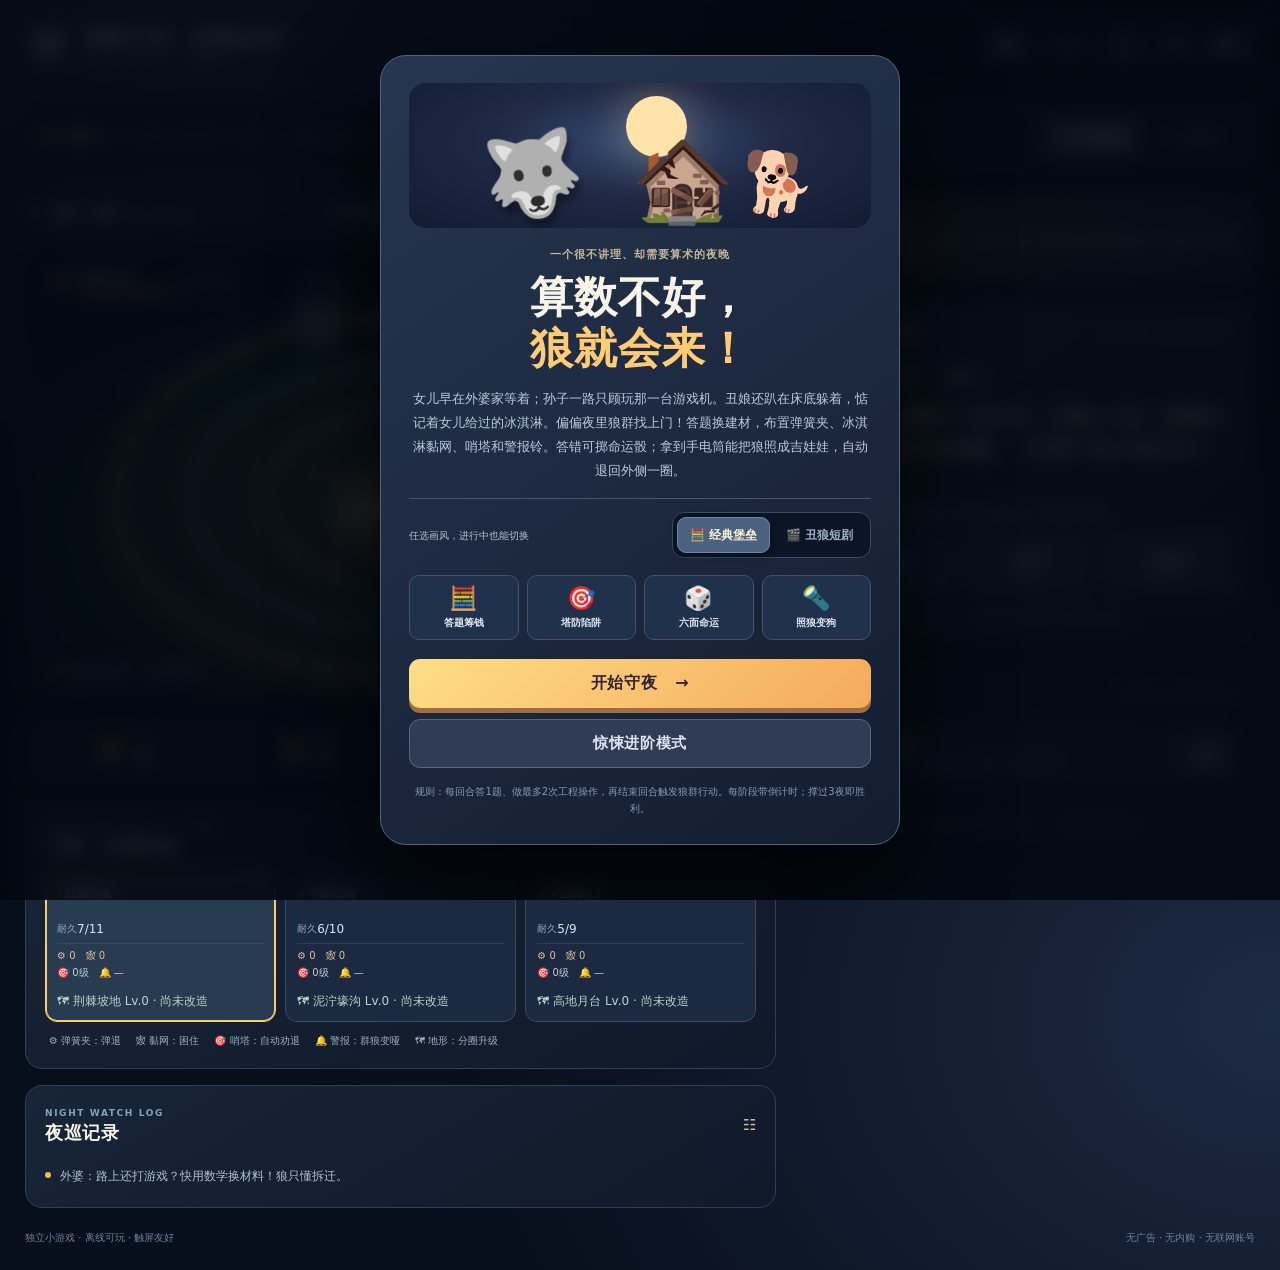
<file: web/index.html>
<!doctype html>
<html lang="zh-CN">
<head>
  <meta charset="utf-8">
  <meta name="viewport" content="width=device-width,initial-scale=1,viewport-fit=cover">
  <meta name="theme-color" content="#10192c">
  <meta name="description" content="答数学题筹建材，守住外婆的小屋。答错还能掷命运骰，抽到手电筒让狼变吉娃娃！">
  <meta name="apple-mobile-web-app-capable" content="yes">
  <meta name="apple-mobile-web-app-status-bar-style" content="black-translucent">
  <meta name="apple-mobile-web-app-title" content="狼来了·算数防线">
  <link rel="icon" href="icons/favicon.svg" type="image/svg+xml">
  <link rel="apple-touch-icon" href="icons/icon-192.png">
  <link rel="manifest" href="manifest.webmanifest">
  <link rel="stylesheet" href="styles.css">
  <title>算数不好，狼就会来！｜狼来了·算数防线</title>
</head>
<body>
  <div id="app" class="app-shell">
    <header class="topbar">
      <a class="brand" href="#" aria-label="算数不好狼就会来，返回游戏首页">
        <span class="brand-badge" aria-hidden="true">🐺</span>
        <span class="brand-text"><strong>算数不好，狼就会来！</strong><small>WOLF MATH · 防线计划</small></span>
      </a>
      <div class="header-actions">
        <button id="saveBtn" type="button" class="ghost-button">存档</button>
        <button id="loadBtn" type="button" class="ghost-button">读档</button>
        <button id="soundBtn" type="button" class="icon-button" aria-label="切换音效" title="切换音效">♫</button>
        <button id="helpBtn" type="button" class="icon-button" aria-label="游戏说明" title="游戏说明">?</button>
        <button id="restartBtn" type="button" class="ghost-button">重开</button>
      </div>
    </header>

    <div class="style-toolbar" aria-label="切换游戏画风"><div class="style-copy"><strong>🎨 双画风</strong><span>同一局游戏 · 随时切换 · 不丢进度；短剧模式追加 PS1 粗糙 3D 质感</span></div><div class="style-segments" role="group" aria-label="游戏画面风格"><button type="button" data-style="classic" aria-pressed="true">🧮 经典堡垒</button><button type="button" data-style="drama" aria-pressed="false">🎬 丑狼短剧</button></div></div>
    <div class="main-layout">
      <section class="game-column" aria-label="堡垒地图和战场">
        <div class="status-line">
          <div class="night-summary"><span class="twinkle">✦</span><span id="nightLabel">第 1 夜</span><small id="turnLabel">回合 1 / 18</small></div>
          <div class="phase-display"><span id="phaseDot" class="phase-dot"></span><span id="phaseLabel">答题中</span></div>
          <div class="timer-mini">⏳ <span id="countdownLabel">35s</span></div>
          <div class="score-mini">★ <span id="scoreLabel">0</span></div>
        </div>

        <div class="battle-frame" id="battleFrame">
          <canvas id="gameCanvas" width="1000" height="600" aria-label="狼群与三层防御圈。点狼选中手电目标，点防线选择加固层。" tabindex="0"></canvas>
          <div class="canvas-overlay-top">
            <div class="house-health" id="healthBanner" aria-label="小屋生命"><span class="health-heart">♥</span><div class="health-details"><span>外婆的小屋</span><div class="health-meter"><div id="healthFill"></div></div></div><b id="healthText">15 / 15</b></div>
            <div class="flash-badge" id="flashBadge">🔦 <span>0 格电量</span></div>
          </div>
          <div class="scene-caption" aria-live="off"><span class="caption-scene-tag">第四幕</span><span id="sceneCaption">外婆：还在玩游戏？床下有人先别出声。</span></div>
          <div class="canvas-overlay-bottom"><span class="battle-tip">👆 点防线切换目标 · 点狼选择照射</span><span class="wolf-counter" id="wolfCount">🐺 1 只</span></div>
          <div id="impactLayer" class="impact-layer" aria-live="polite"></div>
        </div>

        <div class="resource-strip" id="resources" aria-label="物资">
          <div class="resource-item"><span class="resource-icon coin">◈</span><div><small>金币</small><strong id="coinsNum">4</strong></div></div>
          <div class="resource-item"><span class="resource-icon wood">▥</span><div><small>木材</small><strong id="woodNum">3</strong></div></div>
          <div class="resource-item"><span class="resource-icon stone">⬡</span><div><small>石材</small><strong id="stoneNum">0</strong></div></div>
          <div class="resource-item"><span class="resource-icon battery">ϟ</span><div><small>手电电量</small><strong id="batteryNum">0</strong></div></div>
        </div>

        <div class="defense-box card-surface">
          <div class="section-heading"><div><span class="eyebrow">DEFENSE STATUS · 4 TYPES</span><h2>三圈 · 四类防御</h2></div><small>点击选中，陷阱/武器与地形升级会部署在该圈</small></div>
          <div id="defenseRings" class="ring-grid"></div>
          <div class="arsenal-legend"><span>⚙ 弹簧夹：弹退</span><span>🕸 黏网：困住</span><span>🎯 哨塔：自动劝退</span><span>🔔 警报：群狼变哑</span><span>🗺 地形：分圈升级</span></div>
        </div>
        <div class="story-box card-surface"><div class="section-heading"><div><span class="eyebrow">NIGHT WATCH LOG</span><h2>夜巡记录</h2></div><span class="book-icon">☷</span></div><ul id="battleFeed" class="battle-feed" aria-live="polite"></ul></div>
      </section>

      <aside class="action-column" aria-label="答题、采购与防御行动">
        <section class="mission-banner"><span class="mission-icon">☾</span><div><strong>今夜任务</strong><p id="missionText">算对数学题，获得建材；算错了，命运骰替你做决定。</p></div></section>
        <div id="phasePanel" class="phase-panel"></div>
        <section id="wolfPanel" class="targets-panel card-surface"><div class="section-heading"><div><span class="eyebrow">ENEMY RADAR</span><h2>狼群雷达</h2></div><small id="targetHint">点亮手电，狼秒变吉娃娃</small></div><div id="wolfList" class="wolf-list"></div></section>
        <section class="rules-foot"><span>◎</span> 不是真武器，只有冰淇淋、弹弓和精神压力。手电筒依然专治狼。</section>
      </aside>
    </div>

    <footer class="site-footer"><span>独立小游戏 · 离线可玩 · 触屏友好</span><span>无广告 · 无内购 · 无联网账号</span></footer>
  </div>

  <div class="overlay visible" id="introOverlay" role="dialog" aria-modal="true" aria-labelledby="introTitle">
    <div class="dialog-box intro-dialog">
      <div class="dialog-art" aria-hidden="true"><span class="moon-shape"></span><span class="dialog-wolf">🐺</span><span class="dialog-house">🏚️</span><span class="dialog-dog">🐕</span></div>
      <p class="intro-eyebrow">一个很不讲理、却需要算术的夜晚</p>
      <h1 id="introTitle">算数不好，<br><em>狼就会来！</em></h1>
      <p class="intro-description">女儿早在外婆家等着；孙子一路只顾玩那一台游戏机。丑娘还趴在床底躲着，惦记着女儿给过的冰淇淋。偏偏夜里狼群找上门！答题换建材，布置弹簧夹、冰淇淋黏网、哨塔和警报铃。答错可掷命运骰；拿到手电筒能把狼照成吉娃娃，自动退回外侧一圈。</p>
      <div class="intro-style-row"><span>任选画风，进行中也能切换</span><div class="style-segments" role="group" aria-label="开场画风"><button type="button" data-style="classic" aria-pressed="true">🧮 经典堡垒</button><button type="button" data-style="drama" aria-pressed="false">🎬 丑狼短剧</button></div></div>
      <div class="intro-mechanics"><div>🧮<span>答题筹钱</span></div><div>🎯<span>塔防陷阱</span></div><div>🎲<span>六面命运</span></div><div>🔦<span>照狼变狗</span></div></div>
      <div class="intro-buttons"><button class="primary-button large" data-mode="easy">开始守夜 <span>→</span></button><button class="secondary-button" data-mode="nightmare">惊悚进阶模式</button></div>
      <button id="continueButton" class="continue-button hidden">继续上次守夜</button>
      <p class="smallprint">规则：每回合答1题、做最多2次工程操作，再结束回合触发狼群行动。每阶段带倒计时；撑过3夜即胜利。</p>
    </div>
  </div>

  <div class="overlay" id="helpOverlay" role="dialog" aria-modal="true" aria-labelledby="helpTitle" aria-hidden="true">
    <div class="dialog-box help-dialog"><button class="modal-close" id="closeHelp" aria-label="关闭说明">×</button><span class="eyebrow">SURVIVAL MANUAL</span><h2 id="helpTitle">守夜手册</h2><ol><li><b>答题</b>：正确获得金币、木材。连续答对4题还会得到1格手电电量。</li><li><b>采购与修筑</b>：4金币买2木材，5金币买1石材。每回合最多进行2次采购或工程行动，也能手动点右上角存档。</li><li><b>命运骰</b>：答错题才能掷六面骰。1面灾厄（小屋−2生命并来狼），5与6面获得手电电量，其余面是小奖或落空。</li><li><b>新防御</b>：弹簧夹弹退狼；冰淇淋黏网让狼连续两轮不能攻击；弹弓哨塔可升级至2级，每回合自动削减狼的胆量；月光警报铃每3回合吓停一只狼两轮；三圈还能分别升级荆棘坡地、泥泞壕沟和高地月台。</li><li><b>手电筒</b>：点击任意狼选中，再点击“照射”。每次消耗1格电量，狼变吉娃娃并退回外侧一圈；在最外圈的会退入森林。吉娃娃不再攻击，稍后跑掉。</li><li><b>防线</b>：从外圈木栅到中圈石墙、内圈铁门。狼突破一圈后，下回合才能往内圈移动。</li><li><b>胜利</b>：存活18回合，守过3个夜晚。每6回合天亮，狼撤退、外婆补充少量物资，并进入关卡之间的剧情过场。</li></ol><p class="help-note">苹果手机：通过 Safari 打开部署好的 HTTPS 网页，再在分享菜单选择“添加到主屏幕”，可作为全屏网页应用游玩。</p><button class="primary-button" id="okHelp">继续守夜</button></div>
  </div>

  <div class="overlay" id="endOverlay" role="dialog" aria-modal="true" aria-labelledby="endTitle" aria-hidden="true"><div class="dialog-box end-dialog"><span id="endIcon" class="end-icon">☀</span><span class="eyebrow" id="endEyebrow">FINAL REPORT</span><h2 id="endTitle">天亮了！</h2><p id="endReason"></p><div class="end-stats" id="endStats"></div><button class="primary-button large" data-restart="yes">再守一夜 →</button></div></div>

  <div class="toast" id="toast" role="status" aria-live="polite"></div>
  <script src="js/engine.js"></script>
  <script src="js/app.js"></script>
</body>
</html>
</file>
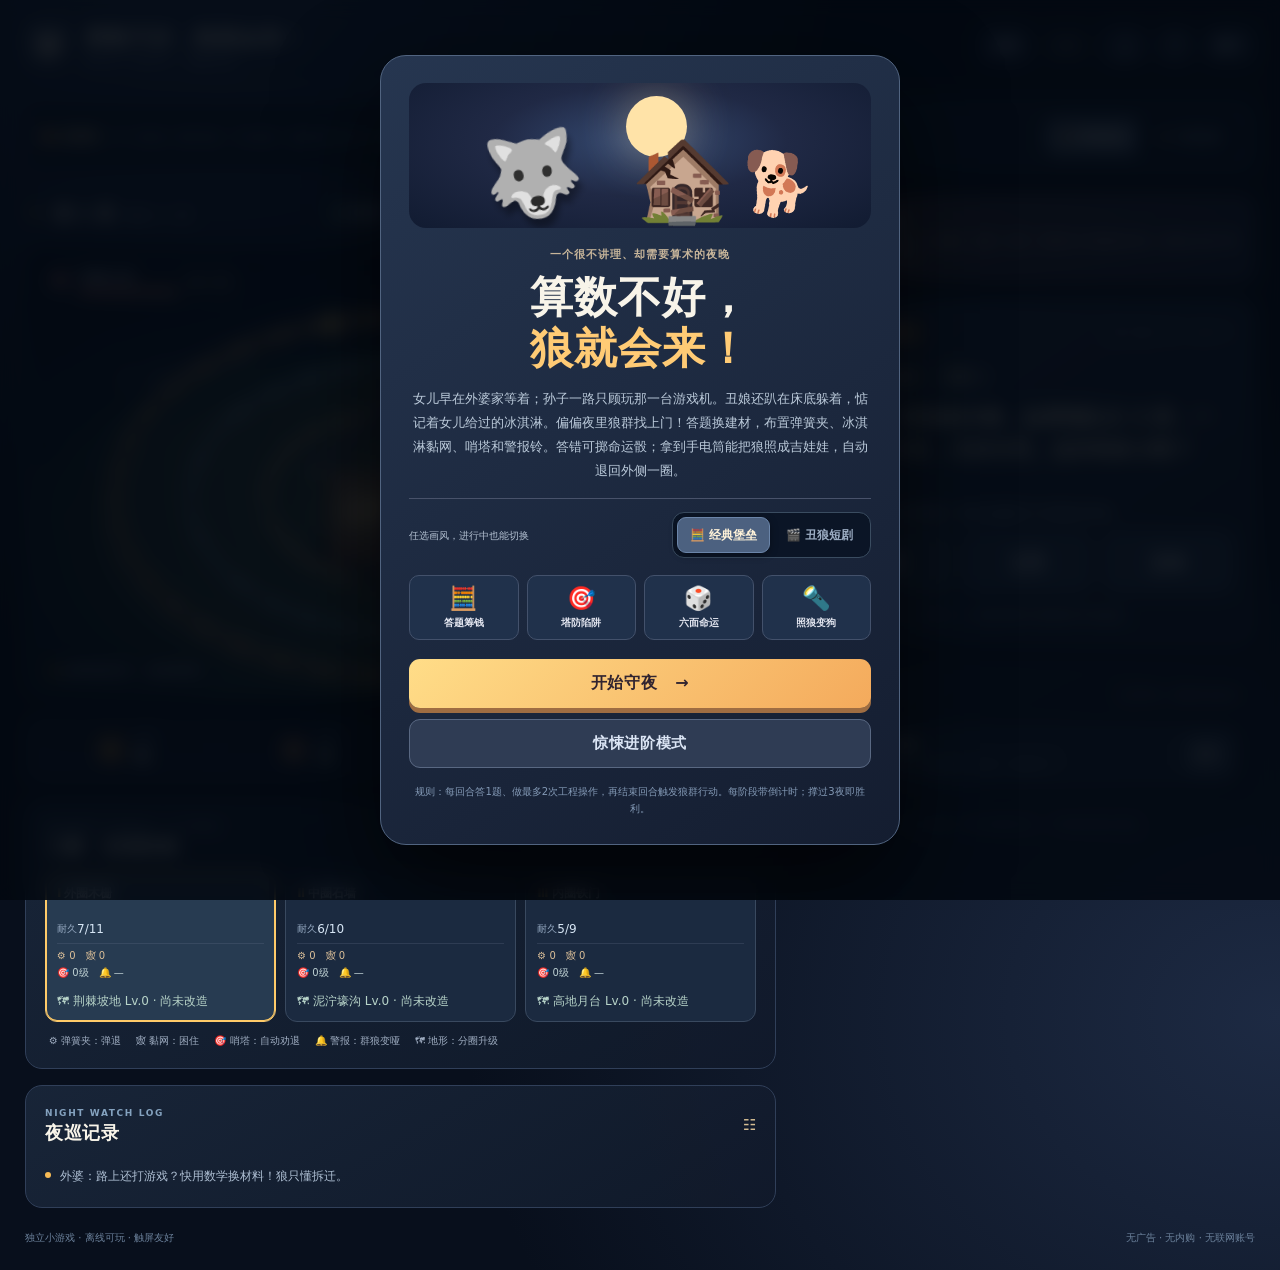
<file: web/play.html>
<!doctype html>
<html lang="zh-CN">
<head>
  <meta charset="utf-8">
  <meta name="viewport" content="width=device-width,initial-scale=1,viewport-fit=cover">
  <meta name="theme-color" content="#10192c">
  <meta name="description" content="答数学题筹建材，守住外婆的小屋。答错还能掷命运骰，抽到手电筒让狼变吉娃娃！">
  <meta name="apple-mobile-web-app-capable" content="yes">
  <meta name="apple-mobile-web-app-status-bar-style" content="black-translucent">
  <meta name="apple-mobile-web-app-title" content="狼来了·算数防线">
  <style>
:root{color-scheme:dark;--bg:#080f1c;--panel:#141d31;--panel-2:#19243a;--panel-3:#202c44;--line:#33405d;--muted:#9bacbe;--text:#f8f4e9;--cream:#ffe4ac;--gold:#f6ba55;--green:#9bdfb3;--red:#f47c80;--blue:#98c5f5;--shadow:rgba(0,0,0,.38);font-family:ui-sans-serif,system-ui,-apple-system,BlinkMacSystemFont,'Segoe UI','PingFang SC','Microsoft YaHei',sans-serif}
*{box-sizing:border-box}html{background:var(--bg);overscroll-behavior:none}body{margin:0;color:var(--text);min-height:100vh;background:radial-gradient(ellipse at 17% -12%,#293d62 0%,transparent 42%),radial-gradient(ellipse at 100% 80%,#1d2a43 0%,transparent 45%),#080f1c;font-size:15px}button{font:inherit;cursor:pointer;-webkit-tap-highlight-color:transparent}button:focus-visible,canvas:focus-visible{outline:3px solid #ffce69;outline-offset:2px}button:disabled{cursor:not-allowed;filter:saturate(.55);opacity:.4}h1,h2,p{margin:0}h2{font-size:18px;letter-spacing:.03em}.hidden{display:none!important}.app-shell{max-width:1320px;margin:auto;padding:0 25px}.topbar{display:flex;align-items:center;justify-content:space-between;gap:16px;padding:22px 0 18px;border-bottom:1px solid rgba(180,202,232,.15)}.brand{text-decoration:none;color:inherit;display:flex;align-items:center;gap:12px;min-width:0}.brand-badge{height:48px;width:48px;display:grid;place-items:center;flex-shrink:0;border-radius:15px;font-size:27px;background:linear-gradient(145deg,#3a4d6b,#1c2a46);box-shadow:inset 0 0 0 1px #506481}.brand-text{display:flex;flex-direction:column;gap:3px;min-width:0}.brand strong{font-size:21px;font-weight:850;letter-spacing:.04em;white-space:nowrap}.brand small{color:#95a9c5;font-size:10px;letter-spacing:.2em;font-weight:750}.header-actions{display:flex;align-items:center;gap:9px}.icon-button,.ghost-button{height:38px;min-width:38px;padding:0 12px;color:#dbe6f8;background:#1a263c;border:1px solid #3a4b66;border-radius:11px}.icon-button{font-size:22px}.icon-button.off{opacity:.45}.ghost-button{font-size:13px;font-weight:700}.main-layout{display:grid;grid-template-columns:minmax(0,1.6fr) minmax(340px,.97fr);gap:23px;padding-top:23px;align-items:start}.game-column,.action-column{min-width:0;display:flex;flex-direction:column;gap:16px}.status-line{display:flex;gap:13px;align-items:center;justify-content:space-between;min-height:30px;padding:0 2px}.night-summary{display:flex;gap:10px;align-items:baseline;font-weight:900;font-size:18px}.night-summary small{color:var(--muted);font-size:12px;font-weight:600}.twinkle{color:var(--gold);font-size:20px}.phase-display{color:#cee6fc;font-size:12px;font-weight:700;background:#253551;border:1px solid #3b4f6c;border-radius:25px;padding:5px 11px;white-space:nowrap}.phase-dot{display:inline-block;width:7px;height:7px;border-radius:50%;background:#9be4af;box-shadow:0 0 8px #9be4af;margin-right:6px}.score-mini{color:var(--gold);font-weight:850;font-size:13px;white-space:nowrap}.battle-frame{position:relative;overflow:hidden;border-radius:22px;border:1px solid #34445c;background:#0c1b2d;box-shadow:0 15px 55px rgba(0,0,0,.27),inset 0 0 0 1px rgba(255,255,255,.02);touch-action:manipulation}.battle-frame canvas{display:block;aspect-ratio:5/3;width:100%;height:auto;cursor:crosshair;touch-action:manipulation}.canvas-overlay-top{position:absolute;top:13px;left:14px;right:14px;display:flex;justify-content:space-between;align-items:flex-start;gap:9px;pointer-events:none}.house-health,.flash-badge{background:rgba(12,22,39,.84);backdrop-filter:blur(10px);border:1px solid #55647b;box-shadow:0 3px 18px #0005;border-radius:13px;display:flex;align-items:center}.house-health{padding:8px 10px;gap:9px}.health-heart{color:#f9908c;font-size:20px}.health-details{min-width:100px;display:flex;flex-direction:column;gap:4px}.health-details span{font-size:11px;font-weight:700;color:#ecf2fb}.health-meter{background:#303b50;border-radius:5px;overflow:hidden;height:5px}.health-meter>div{height:100%;width:100%;background:linear-gradient(90deg,#fc7772,#ffb891);transition:width .35s ease}.house-health b{font-size:11px;color:#fff5dc}.flash-badge{font-size:12px;padding:10px 12px;gap:6px;color:#fff0c8;font-weight:800}.canvas-overlay-bottom{position:absolute;bottom:11px;left:14px;right:14px;display:flex;justify-content:space-between;gap:6px;align-items:center;pointer-events:none}.battle-tip{font-size:10px;font-weight:600;color:#c2cfe0;background:rgba(9,17,30,.68);border-radius:8px;padding:7px}.wolf-counter{font-size:11px;font-weight:800;background:rgba(14,24,40,.85);padding:7px 10px;border:1px solid #65748b;border-radius:9px;white-space:nowrap}.impact-layer{position:absolute;inset:0;pointer-events:none;display:grid;place-items:center}.impact-word{color:#fff5cb;text-shadow:0 3px 0 #9e4b64,0 5px 35px #fff6;animation:popImpact .9s ease-out forwards;font-size:clamp(20px,3vw,40px);font-weight:1000;letter-spacing:.1em}@keyframes popImpact{0%{transform:scale(.4) rotate(-10deg);opacity:0}30%{transform:scale(1.18) rotate(4deg);opacity:1}100%{transform:translateY(-55px) scale(1);opacity:0}}
.resource-strip{background:#141e31;border:1px solid #34425c;display:grid;grid-template-columns:repeat(4,1fr);padding:13px 9px;border-radius:16px;gap:2px;box-shadow:0 6px 25px rgba(0,0,0,.12)}.resource-item{display:flex;justify-content:center;align-items:center;gap:9px;border-right:1px solid #2f3b50;min-width:0}.resource-item:last-child{border-right:0}.resource-item>div{display:flex;flex-direction:column}.resource-item small{font-size:10px;color:#a2b1c7}.resource-item strong{font-size:21px;line-height:1.25;font-weight:900;font-variant-numeric:tabular-nums}.resource-icon{display:inline-grid;place-items:center;width:30px;height:30px;border-radius:10px;font-size:21px;font-weight:900}.resource-icon.coin{color:#f8cf71;background:#5c442d}.resource-icon.wood{color:#e2b37e;background:#523a34}.resource-icon.stone{color:#bac9db;background:#39445a}.resource-icon.battery{color:#f8e27a;background:#555136}.card-surface{background:linear-gradient(150deg,rgba(25,37,57,.96),rgba(16,25,42,.96));border:1px solid #303f59;border-radius:17px;padding:19px}.section-heading{display:flex;align-items:center;justify-content:space-between;gap:12px;margin-bottom:14px}.section-heading small{color:#90a5bd;font-size:11px;line-height:1.6;text-align:right}.eyebrow{display:block;font-size:9px;line-height:1.8;letter-spacing:.18em;font-weight:900;color:#84a2bf}.ring-grid{display:grid;grid-template-columns:repeat(3,minmax(0,1fr));gap:9px}.ring-button{border:1px solid #39495f;border-radius:12px;color:#eaf0fa;background:#1b2a40;text-align:left;padding:11px;display:flex;flex-direction:column;gap:7px;transition:background .2s,border-color .2s}.ring-button.selected{background:#273b51;border-color:#ffcb6c;box-shadow:0 0 0 1px #ffca65 inset}.ring-header{font-size:12px;font-weight:850;display:flex;justify-content:space-between;gap:4px;white-space:nowrap}.ring-name .ring-symbol{margin-right:3px;color:var(--gold)}.ring-health{font-size:12px;color:#d7e6f5;font-variant-numeric:tabular-nums}.ring-meter{background:#0e1b2d;height:6px;overflow:hidden;border-radius:6px}.ring-meter div{height:100%;border-radius:6px;background:linear-gradient(90deg,#74a7a0,#b6e2b1);transition:width .3s}.ring-meter div.critical{background:linear-gradient(90deg,#e17379,#efb16e)}.ring-footer{color:#93a7bf;font-size:10px;display:flex;justify-content:space-between}.story-box{padding-bottom:14px}.book-icon{color:#d6be93}.battle-feed{list-style:none;max-height:156px;overflow:auto;margin:0;padding:0;scrollbar-width:thin}.battle-feed li{display:flex;gap:9px;align-items:flex-start;padding:8px 0;color:#adbed2;font-size:12px;line-height:1.5;border-bottom:1px solid #2c3951}.battle-feed li:last-child{border-bottom:0}.feed-dot{width:6px;height:6px;flex-shrink:0;background:#809bb7;border-radius:50%;margin-top:5px}.feed-dot.good{background:var(--green)}.feed-dot.bad{background:var(--red)}.feed-dot.story{background:var(--gold)}
.mission-banner{display:flex;align-items:center;gap:12px;padding:15px;background:linear-gradient(115deg,#493c46,#222b44);border:1px solid #70555a;border-radius:15px}.mission-icon{font-size:28px;color:#ffdf9c;line-height:1}.mission-banner strong{font-size:13px;letter-spacing:.07em}.mission-banner p{color:#e8d6ce;font-size:11px;line-height:1.55;margin-top:3px}.phase-panel{min-height:230px}.action-card{border:1px solid #59617a;border-radius:18px;background:linear-gradient(145deg,#263752,#1a273d 75%);box-shadow:0 9px 28px #0003;overflow:hidden}.action-card-header{padding:20px 21px 0;display:flex;justify-content:space-between;gap:9px;align-items:center}.micro-tag{border-radius:7px;font-size:10px;font-weight:900;letter-spacing:.1em;color:#ffe8b7;background:#654e43;padding:6px 9px}.chapter-tag{font-size:10px;color:#a7bed4;letter-spacing:.1em}.question-inner{padding:18px 21px 19px}.question-title{font-size:20px;font-weight:850;line-height:1.6;color:#fff4dd;letter-spacing:.01em;min-height:90px}.answer-label{margin:15px 0 10px;color:#9bb1c9;font-size:11px;font-weight:750;letter-spacing:.05em}.answer-choices{display:grid;grid-template-columns:repeat(3,1fr);gap:10px}.answer-option{border:1px solid #62708a;background:#30445f;color:#f4f5fa;border-radius:12px;min-height:62px;font-size:25px;font-weight:850;box-shadow:0 3px 0 #18243a;transition:background .14s,transform .14s}.answer-option:active{transform:translateY(3px);box-shadow:none}.answer-option:hover{background:#425e7c}.action-hint{margin:14px 0 0;font-size:11px;color:#9eb3cb;line-height:1.6}.result-strip{display:flex;gap:9px;align-items:flex-start;margin-bottom:12px;border:1px solid #52736e;background:rgba(45,84,72,.23);border-radius:12px;padding:11px 12px;font-size:11px;line-height:1.5;color:#c7eddf}.result-strip.bad{border-color:#815864;background:#58384045;color:#ffcfce}.result-strip.neutral{border-color:#566881;background:#394a5b40;color:#d9e5f4}.result-strip strong{display:block;font-size:12px;color:#fff;margin-bottom:3px}.result-strip .result-emoji{font-size:20px}.dice-layout{padding:17px 20px 20px}.dice-layout h3{margin:0 0 8px;font-size:22px;color:#ffe8bc}.dice-description{font-size:12px;color:#b5c6dc;line-height:1.7;margin-bottom:15px}.dice-outcomes{display:grid;grid-template-columns:repeat(3,1fr);gap:7px;margin:13px 0 16px}.dice-face{background:#293951;border:1px solid #41516c;color:#e3ecfb;display:flex;align-items:center;gap:5px;justify-content:center;border-radius:9px;padding:9px 3px;font-size:10px;font-weight:750}.dice-face span{font-size:16px;font-weight:1000}.dice-face.bad{border-color:#8b5360;color:#ffadb1;background:#5b3442}.dice-face.good{border-color:#5f8b7f;color:#c2f6cd;background:#285451}.dice-face.jackpot{border-color:#cfb366;color:#ffe8a9;background:#685329}.dice-actions{display:grid;grid-template-columns:1.4fr 1fr;gap:9px}.primary-button,.secondary-button{font-weight:900;letter-spacing:.04em;border-radius:11px;padding:14px 13px;min-height:47px;transition:transform .15s,filter .15s}.primary-button{background:linear-gradient(135deg,#ffdd88,#f4aa5c);color:#312430;border:0;box-shadow:0 5px 0 #9f6d42}.secondary-button{background:#2f3c54;color:#dbe5f5;border:1px solid #596882}.primary-button:not(:disabled):active,.secondary-button:not(:disabled):active{transform:translateY(3px);box-shadow:none}.primary-button.large{width:100%;font-size:16px;display:flex;justify-content:center;gap:18px}.defend-header{padding:17px 19px 0;display:flex;align-items:center;justify-content:space-between;gap:10px}.defend-title{font-weight:900;font-size:19px;color:#ffefcc}.remaining-actions{font-size:11px;border:1px solid #5b7069;background:#2a4b47;border-radius:50px;color:#bfe6d9;font-weight:800;padding:7px 10px}.defend-body{padding:12px 19px 19px}.build-choice{display:grid;grid-template-columns:repeat(2,minmax(0,1fr));gap:9px;margin-top:12px}.build-button{border:1px solid #465774;color:#eef3fd;background:#263750;border-radius:12px;min-height:81px;text-align:left;padding:12px;display:flex;flex-direction:column;gap:6px;position:relative}.build-button:disabled{opacity:.34}.build-button:not(:disabled):hover{background:#324863}.build-button b{font-size:13px}.build-button small{font-size:10px;color:#afc1d9;line-height:1.35}.build-button .build-symbol{font-size:18px;margin-right:4px}.build-button .cost{font-size:10px;color:#ffdb9c;margin-top:auto}.endturn-button{width:100%;border:1px solid #c6a361;color:#fbe9bb;background:#64503a;border-radius:12px;padding:16px;margin-top:14px;font-size:14px;font-weight:950;box-shadow:0 4px 0 #322b28}.endturn-button:active{transform:translateY(3px);box-shadow:none}.attack-warning{font-size:11px;color:#efb0aa;margin-top:12px;line-height:1.5}.targets-panel{padding:16px}.targets-panel .section-heading{margin-bottom:11px}.targets-panel .section-heading h2{font-size:16px}.wolf-list{display:flex;flex-direction:column;gap:8px;max-height:260px;overflow:auto}.wolf-card{display:flex;align-items:center;gap:8px;border-radius:10px;background:#1f2f47;border:1px solid #334762;padding:9px}.wolf-card.selected{border-color:#efc06e;background:#324357}.wolf-avatar{display:grid;place-items:center;flex-shrink:0;width:37px;height:37px;border-radius:10px;background:#3f455e;font-size:23px}.wolf-avatar.dog{background:#3b4d48}.wolf-details{min-width:0;flex:1}.wolf-details strong{font-size:12px;display:block}.wolf-details small{font-size:10px;color:#a5b7ca;display:block;margin-top:4px}.target-choose{font-size:11px;font-weight:800;background:#3d506b;border:1px solid #71819c;color:#fff2d1;border-radius:8px;padding:9px;white-space:nowrap}.torch-target{background:#5b5237;border-color:#e9c46f;color:#fff0bf}.empty-wolves{color:#9fb2cc;font-size:12px;padding:12px 0;line-height:1.65}.rules-foot{display:flex;gap:8px;color:#768da7;font-size:11px;line-height:1.6;padding:0 7px}.rules-foot span{font-size:18px;color:#a7a3cb}.site-footer{display:flex;justify-content:space-between;gap:12px;font-size:10px;color:#6c829c;padding:23px 0 25px}
.overlay{position:fixed;inset:0;display:none;justify-content:center;align-items:center;overflow:auto;padding:18px 15px;background:rgba(3,9,17,.88);backdrop-filter:blur(9px);z-index:50}.overlay.visible{display:flex}.dialog-box{width:100%;max-width:520px;background:linear-gradient(145deg,#263650,#141d30);box-shadow:0 40px 100px #000a;border:1px solid #516480;border-radius:26px;padding:27px 28px;position:relative;max-height:calc(100dvh - 34px);overflow-y:auto;scrollbar-width:thin}.intro-dialog{text-align:center}.dialog-art{height:145px;border-radius:17px;background:radial-gradient(ellipse at 50% 40%,#364b73 0%,#202945 45%,#111b31 100%);position:relative;overflow:hidden;margin-bottom:19px}.moon-shape{position:absolute;top:13px;left:47%;height:61px;width:61px;border-radius:50%;background:#ffe3a8;box-shadow:0 0 48px #fada9c66}.dialog-wolf{position:absolute;left:16%;top:46px;font-size:80px;transform:rotate(-10deg);filter:drop-shadow(2px 9px 3px #0005)}.dialog-house{position:absolute;left:48%;top:48px;font-size:83px}.dialog-dog{position:absolute;right:12%;top:65px;font-size:61px;transform:rotate(9deg)}.intro-eyebrow{color:#c7b59a;font-size:11px;font-weight:850;letter-spacing:.09em}.intro-dialog h1{font-size:clamp(30px,5vw,43px);line-height:1.2;letter-spacing:.02em;margin:10px 0 12px;font-weight:1000}.intro-dialog h1 em{color:#ffcb75;font-style:normal}.intro-description{font-size:13px;color:#bbcada;line-height:1.85}.intro-mechanics{display:grid;grid-template-columns:repeat(4,1fr);gap:8px;margin:17px 0 19px}.intro-mechanics>div{padding:9px 2px;border:1px solid #43516b;background:#20314b;border-radius:10px;font-size:23px;display:flex;flex-direction:column;gap:4px}.intro-mechanics span{font-size:10px;font-weight:800;color:#e2e5ef}.intro-buttons{display:grid;gap:11px}.continue-button{margin-top:13px;width:100%;border:0;color:#d2e9fd;background:transparent;text-decoration:underline;padding:7px;font-size:12px}.smallprint{color:#8399b5;font-size:10px;line-height:1.7;margin-top:15px}.help-dialog{text-align:left;max-width:570px}.help-dialog h2{font-size:26px;color:#ffe2aa;margin-bottom:15px}.help-dialog ol{padding-left:19px;color:#c7d6e9;font-size:13px;line-height:1.7}.help-dialog li{margin-bottom:10px}.help-dialog b{color:#ffe2aa}.help-note{font-size:12px;color:#b0e3d9;background:#20403f;border:1px solid #386b65;border-radius:12px;padding:12px;line-height:1.7;margin:14px 0}.help-dialog .primary-button{width:100%}.modal-close{position:absolute;right:20px;top:17px;background:none;border:0;color:#e0e5ef;font-size:32px;line-height:1}.end-dialog{text-align:center;max-width:430px}.end-icon{font-size:73px;display:block;margin-bottom:9px}.end-dialog h2{color:#fbe0a2;font-size:33px;margin:7px 0 10px}.end-dialog>p{color:#bbcade;font-size:13px;line-height:1.75}.end-stats{display:grid;grid-template-columns:repeat(2,1fr);gap:10px;margin:24px 0}.end-stats div{padding:16px 9px;background:#1b2b42;border:1px solid #465c74;border-radius:12px}.end-stats strong{font-size:23px;color:#ffe09c;display:block}.end-stats small{font-size:11px;color:#a4b7cc}.toast{position:fixed;z-index:90;bottom:26px;left:50%;transform:translate(-50%,30px);opacity:0;pointer-events:none;background:#fff0c7;color:#423129;box-shadow:0 9px 50px #0007;padding:12px 17px;border-radius:12px;font-size:13px;font-weight:850;line-height:1.5;max-width:min(90vw,530px);min-width:200px;text-align:center;transition:transform .25s,opacity .25s}.toast.visible{transform:translate(-50%,0);opacity:1}.roulette-backdrop{position:fixed;inset:0;background:#050b14e8;display:grid;place-items:center;z-index:80;backdrop-filter:blur(5px)}.roulette-dialog{text-align:center;min-width:280px}.roulette-title{font-size:21px;font-weight:950;letter-spacing:.12em;color:#ffdc9b;margin-bottom:24px}.roulette-wheel{position:relative;height:210px;width:210px;border-radius:50%;margin:auto;background:conic-gradient(#8e4055 0deg 60deg,#394c6d 60deg 120deg,#63745c 120deg 180deg,#6b6248 180deg 240deg,#2a8b78 240deg 300deg,#d5aa60 300deg 360deg);box-shadow:0 0 0 8px #202a3c,0 0 0 11px #dcbd83,0 0 65px #f1d38a50;transition:transform 1.85s cubic-bezier(.13,.71,.21,1)}.roulette-num{position:absolute;left:50%;top:50%;margin-left:-16px;margin-top:-16px;width:32px;height:32px;display:grid;place-items:center;font-size:23px;font-weight:1000;color:white;text-shadow:0 2px 4px #0007}.roulette-pointer{font-size:29px;color:#ffe2a9;position:absolute;z-index:2;top:-25px;left:89px;text-shadow:0 3px #000}.roulette-status{margin-top:26px;font-size:14px;color:#bbd0e2}.roulette-result{font-size:25px;color:#fff0bc;font-weight:950;margin-top:15px;min-height:33px}
@media(max-width:1120px){.main-layout{grid-template-columns:minmax(0,1.25fr) minmax(320px,.9fr);gap:15px}.app-shell{padding:0 17px}.brand strong{font-size:18px}.mission-banner{padding:12px}}
@media(max-width:850px){.main-layout{grid-template-columns:1fr;gap:15px}.game-column,.action-column{gap:13px}.action-column{display:contents}.mission-banner{grid-row:1}.status-line{grid-row:2}.battle-frame{grid-row:3}.resource-strip{grid-row:4}.phase-panel{grid-row:5}.defense-box{grid-row:6}.targets-panel{grid-row:7}.story-box{grid-row:8}.rules-foot{grid-row:9}.main-layout{display:grid;grid-template-columns:1fr}.game-column{display:contents}.topbar{padding:13px 0}.phase-panel{min-height:0}.question-title{min-height:auto}.site-footer{padding-top:15px}}
@media(max-width:470px){.app-shell{padding:0 11px}.topbar{gap:6px}.brand{gap:8px}.brand-badge{height:40px;width:40px;border-radius:12px;font-size:22px}.brand strong{font-size:14px;letter-spacing:0}.brand small{font-size:8px;letter-spacing:.09em}.header-actions{gap:5px}.icon-button,.ghost-button{height:34px;min-width:34px;padding:0 8px;font-size:15px;border-radius:9px}.ghost-button{font-size:11px}.main-layout{padding-top:13px;gap:11px}.night-summary{gap:6px;font-size:15px}.night-summary small{font-size:10px}.status-line{gap:5px}.phase-display{padding:4px 7px;font-size:10px}.score-mini{font-size:11px}.battle-frame{border-radius:14px}.canvas-overlay-top{top:8px;left:7px;right:7px}.house-health{padding:6px;gap:5px;border-radius:9px}.health-details{min-width:80px}.health-details span{font-size:9px}.health-heart{font-size:14px}.house-health b{font-size:9px}.flash-badge{padding:7px;font-size:10px;border-radius:8px}.canvas-overlay-bottom{bottom:7px;left:7px;right:7px}.battle-tip{font-size:8px;padding:5px;max-width:80%}.wolf-counter{font-size:9px;padding:5px}.resource-strip{padding:8px 3px}.resource-item{gap:4px}.resource-item strong{font-size:18px}.resource-icon{height:25px;width:25px;font-size:16px;border-radius:8px}.resource-item small{font-size:9px}.card-surface{padding:13px}.section-heading{margin-bottom:10px}.section-heading small{font-size:9px}.ring-grid{gap:6px}.ring-button{padding:8px 6px;gap:5px}.ring-header{font-size:10px}.ring-health{font-size:10px}.ring-footer{font-size:9px}.section-heading h2{font-size:16px}.mission-banner{gap:8px}.mission-icon{font-size:22px}.mission-banner p{font-size:10px}.question-inner{padding:15px}.action-card-header{padding:14px 15px 0}.question-title{font-size:18px}.answer-option{min-height:59px}.defend-body{padding:10px 14px 15px}.build-button{min-height:80px}.build-button b{font-size:12px}.dialog-box{padding:20px 18px;border-radius:19px}.dialog-art{height:110px}.dialog-wolf{font-size:55px}.dialog-house{font-size:65px;top:37px}.dialog-dog{font-size:43px;top:52px}.moon-shape{height:50px;width:50px}.intro-dialog h1{font-size:30px}.intro-description{font-size:12px}.intro-mechanics{gap:5px}.intro-mechanics>div{font-size:21px}.intro-mechanics span{font-size:9px}.site-footer{font-size:8px}.dice-layout{padding:15px}.rules-foot{font-size:10px}}
@media(prefers-reduced-motion:reduce){*,*::before,*::after{animation-duration:.001s!important;transition-duration:.001s!important}}

/* v1.2: two selectable art directions, same game rules and same saved progress. */
.style-toolbar{display:flex;align-items:center;justify-content:space-between;gap:12px;padding:11px 14px;margin-top:13px;border:1px solid #3b4a61;background:#121f32;border-radius:14px}
.style-copy{display:flex;align-items:baseline;gap:12px;min-width:0}.style-copy strong{font-size:13px;white-space:nowrap;color:var(--cream)}.style-copy span{font-size:11px;color:#97aec8}
.style-segments{display:inline-flex;flex-shrink:0;gap:3px;align-items:center;background:#0b1526;border:1px solid #3a4c60;border-radius:12px;padding:4px}
.style-segments button{border:1px solid transparent;border-radius:9px;background:transparent;color:#9daec4;font-size:12px;font-weight:850;padding:8px 12px;min-height:36px;white-space:nowrap}
.style-segments button[aria-pressed="true"]{background:#4c6180;color:#fff3d9;border-color:#6b85a9;box-shadow:0 2px 8px #0005}
.intro-style-row{display:flex;align-items:center;justify-content:space-between;gap:9px;text-align:left;margin:15px 0 2px;border-top:1px solid #48526a;padding-top:13px}
.intro-style-row>span{font-size:10px;color:#b3c0d1;max-width:130px;line-height:1.5}
.scene-caption{display:none;position:absolute;left:13%;right:13%;bottom:35px;justify-content:center;align-items:center;gap:8px;border-top:1px solid #c5a47b80;border-bottom:1px solid #c5a47b80;background:rgba(11,12,16,.81);padding:6px 10px;color:#f1d5b2;font-size:12px;font-weight:750;line-height:1.35;text-align:center;pointer-events:none;text-shadow:0 1px 3px #000}
.caption-scene-tag{font-size:10px;white-space:nowrap;border-right:1px solid #c5a47b7a;padding-right:9px;color:#f3bb75}
.ring-arsenal{width:100%;display:flex;flex-direction:column;gap:2px;font-size:10px;line-height:1.45;color:#dbbf98;border-top:1px solid #65708b43;padding-top:5px}
.ring-arsenal span{color:#bed0d2}
.arsenal-legend{display:flex;flex-wrap:wrap;gap:8px 15px;padding:12px 4px 0;color:#9eacc0;font-size:10px;line-height:1.45}
.build-group-label{grid-column:1/-1;display:flex;justify-content:space-between;gap:6px;align-items:baseline;font-size:12px;font-weight:900;color:#e5c38b;letter-spacing:.06em;border-bottom:1px solid #455269;padding:7px 1px 5px;margin-top:4px}
.build-group-label:first-child{margin-top:0}.build-group-label small{font-size:10px;font-weight:600;color:#8ea4bb;letter-spacing:0}
.selected-defense-name{color:#ffe0a3}.torch-action{grid-column:1/-1}
body[data-style="drama"]{--bg:#0e1017;--panel:#272129;--panel-2:#322732;--panel-3:#372c33;--line:#5b4750;--muted:#c2aba8;--text:#f8e9dc;--cream:#f3ceb1;--gold:#e8a266;--green:#aec9a3;--red:#ed837b;--blue:#dcb1a7;background:radial-gradient(ellipse at 50% -17%,#4d3338,transparent 55%),radial-gradient(ellipse at 8% 90%,#28232c,transparent 55%),#101016}
body[data-style="drama"] .topbar{border-bottom-color:#8c66565a}
body[data-style="drama"] .brand-badge{background:linear-gradient(135deg,#57363d,#231f2a);box-shadow:inset 0 0 0 1px #966a62,0 3px 10px #10070855}
body[data-style="drama"] .brand small{color:#cfaa95}
body[data-style="drama"] .style-toolbar{background:linear-gradient(140deg,#362a32,#1c1e26);border-color:#8f655c}
body[data-style="drama"] .style-segments{background:#1b1a23;border-color:#85635a}
body[data-style="drama"] .style-segments button[aria-pressed="true"]{background:linear-gradient(110deg,#875646,#5c3b3f);border-color:#c08c73;color:#ffe9cb}
body[data-style="drama"] .battle-frame{border:2px solid #a37969;box-shadow:0 8px 36px #08070ac0,0 0 0 5px #271f28; border-radius:7px}
body[data-style="drama"] .battle-frame:after{content:"";position:absolute;inset:0;border:1px solid #e8bc8a19;pointer-events:none}
body[data-style="drama"] .scene-caption{display:flex}
body[data-style="drama"] .card-surface{background:linear-gradient(143deg,#30272e,#1d2029);border-color:#554449;box-shadow:0 9px 24px #08060977;border-radius:9px}
body[data-style="drama"] .action-card{background:linear-gradient(152deg,#3e3037,#211f2a);border-color:#6d5354;box-shadow:0 8px 28px #0009;border-radius:9px}
body[data-style="drama"] .resource-strip{background:#28232a;border-color:#674d4e}
body[data-style="drama"] .ring-button{background:#2b2931;border-color:#605057}
body[data-style="drama"] .ring-button.selected{background:#48343a;border-color:#e9ac78;box-shadow:inset 0 0 0 1px #e8af825b}
body[data-style="drama"] .build-button{background:#352c33;border-color:#775b5c}
body[data-style="drama"] .build-button:hover:not(:disabled){background:#4a343a}
body[data-style="drama"] .question-title{color:#ffdcc1}
body[data-style="drama"] .answer-option{background:#59434b;border-color:#96716b;box-shadow:0 3px 0 #221720}
body[data-style="drama"] .answer-option:hover{background:#7a5457}
body[data-style="drama"] .mission-banner{background:linear-gradient(120deg,#623b3e,#332a30);border-color:#956c58}
body[data-style="drama"] .health-meter>div{background:linear-gradient(90deg,#a65c5a,#dfb17d)}
body[data-style="drama"] .dialog-box{background:linear-gradient(150deg,#30232c,#191b24);border-color:#966b57}
body[data-style="drama"] .dialog-art{filter:sepia(.48) saturate(.7)}
body[data-style="drama"] .micro-tag{background:#70463e;color:#ffe0b9}
body[data-style="drama"] .eyebrow{color:#c69e8a}
@media(max-width:600px){.style-toolbar{gap:7px;padding:8px;flex-wrap:wrap}.style-copy{width:100%;justify-content:center}.style-segments{width:100%;justify-content:center}.style-segments button{flex:1;min-width:0}.intro-style-row{flex-direction:column;align-items:stretch;text-align:center}.intro-style-row>span{max-width:none}.scene-caption{font-size:9px;left:8%;right:8%;bottom:29px;padding:4px 7px}.caption-scene-tag{font-size:8px}.ring-arsenal{font-size:9px}.arsenal-legend{font-size:9px}}
@media(max-width:365px){.style-copy span{font-size:9px}.style-segments button{font-size:11px;padding:7px}.scene-caption{font-size:8px}.build-group-label{font-size:11px}.build-group-label small{font-size:9px}}

/* v1.3 additions: timer, manual save/load, interlude story, terrain meta */
.timer-mini {
  display:flex; align-items:center; gap:6px;
  padding:8px 12px; border-radius:999px;
  background:rgba(255,255,255,.08); border:1px solid rgba(255,255,255,.08);
  color:#ffe2a3; font-weight:800; letter-spacing:.02em;
}
.timer-mini.is-warning { color:#ffd17b; box-shadow:0 0 0 1px rgba(255,191,102,.32) inset; }
.timer-mini.is-danger { color:#ff9d9d; box-shadow:0 0 0 1px rgba(255,122,122,.42) inset; animation:pulseWarn 1s ease-in-out infinite; }
@keyframes pulseWarn { 0%,100%{ transform:scale(1);} 50%{ transform:scale(1.03);} }
.story-card .story-lines { display:grid; gap:10px; margin:14px 0 18px; }
.story-card .story-lines p { margin:0; line-height:1.6; color:var(--text-soft, #d5dcea); }
.story-kicker { font-size:14px; color:#f4d3a0; margin:10px 0 6px; }
.terrain-note { display:block; margin-top:4px; color:#b8c1d0; }
.ring-terrain { margin-top:6px; color:#b7d3c8; font-size:12px; }
@media (max-width: 720px) {
  .header-actions { flex-wrap:wrap; justify-content:flex-end; }
  .timer-mini { order: 3; }
}

.question-tags {
  display:flex;
  flex-wrap:wrap;
  gap:8px;
  margin-bottom:10px;
}
.question-chip {
  display:inline-flex;
  align-items:center;
  padding:4px 10px;
  border-radius:999px;
  border:1px solid rgba(255,255,255,.14);
  background:rgba(255,255,255,.06);
  color:#e8d9b3;
  font-size:12px;
  font-weight:700;
}

</style>
  <title>算数不好，狼就会来！｜狼来了·算数防线</title>
</head>
<body>
  <div id="app" class="app-shell">
    <header class="topbar">
      <a class="brand" href="#" aria-label="算数不好狼就会来，返回游戏首页">
        <span class="brand-badge" aria-hidden="true">🐺</span>
        <span class="brand-text"><strong>算数不好，狼就会来！</strong><small>WOLF MATH · 防线计划</small></span>
      </a>
      <div class="header-actions">
        <button id="saveBtn" type="button" class="ghost-button">存档</button>
        <button id="loadBtn" type="button" class="ghost-button">读档</button>
        <button id="soundBtn" type="button" class="icon-button" aria-label="切换音效" title="切换音效">♫</button>
        <button id="helpBtn" type="button" class="icon-button" aria-label="游戏说明" title="游戏说明">?</button>
        <button id="restartBtn" type="button" class="ghost-button">重开</button>
      </div>
    </header>

    <div class="style-toolbar" aria-label="切换游戏画风"><div class="style-copy"><strong>🎨 双画风</strong><span>同一局游戏 · 随时切换 · 不丢进度；短剧模式追加 PS1 粗糙 3D 质感</span></div><div class="style-segments" role="group" aria-label="游戏画面风格"><button type="button" data-style="classic" aria-pressed="true">🧮 经典堡垒</button><button type="button" data-style="drama" aria-pressed="false">🎬 丑狼短剧</button></div></div>
    <div class="main-layout">
      <section class="game-column" aria-label="堡垒地图和战场">
        <div class="status-line">
          <div class="night-summary"><span class="twinkle">✦</span><span id="nightLabel">第 1 夜</span><small id="turnLabel">回合 1 / 18</small></div>
          <div class="phase-display"><span id="phaseDot" class="phase-dot"></span><span id="phaseLabel">答题中</span></div>
          <div class="timer-mini">⏳ <span id="countdownLabel">35s</span></div>
          <div class="score-mini">★ <span id="scoreLabel">0</span></div>
        </div>

        <div class="battle-frame" id="battleFrame">
          <canvas id="gameCanvas" width="1000" height="600" aria-label="狼群与三层防御圈。点狼选中手电目标，点防线选择加固层。" tabindex="0"></canvas>
          <div class="canvas-overlay-top">
            <div class="house-health" id="healthBanner" aria-label="小屋生命"><span class="health-heart">♥</span><div class="health-details"><span>外婆的小屋</span><div class="health-meter"><div id="healthFill"></div></div></div><b id="healthText">15 / 15</b></div>
            <div class="flash-badge" id="flashBadge">🔦 <span>0 格电量</span></div>
          </div>
          <div class="scene-caption" aria-live="off"><span class="caption-scene-tag">第四幕</span><span id="sceneCaption">外婆：还在玩游戏？床下有人先别出声。</span></div>
          <div class="canvas-overlay-bottom"><span class="battle-tip">👆 点防线切换目标 · 点狼选择照射</span><span class="wolf-counter" id="wolfCount">🐺 1 只</span></div>
          <div id="impactLayer" class="impact-layer" aria-live="polite"></div>
        </div>

        <div class="resource-strip" id="resources" aria-label="物资">
          <div class="resource-item"><span class="resource-icon coin">◈</span><div><small>金币</small><strong id="coinsNum">4</strong></div></div>
          <div class="resource-item"><span class="resource-icon wood">▥</span><div><small>木材</small><strong id="woodNum">3</strong></div></div>
          <div class="resource-item"><span class="resource-icon stone">⬡</span><div><small>石材</small><strong id="stoneNum">0</strong></div></div>
          <div class="resource-item"><span class="resource-icon battery">ϟ</span><div><small>手电电量</small><strong id="batteryNum">0</strong></div></div>
        </div>

        <div class="defense-box card-surface">
          <div class="section-heading"><div><span class="eyebrow">DEFENSE STATUS · 4 TYPES</span><h2>三圈 · 四类防御</h2></div><small>点击选中，陷阱/武器与地形升级会部署在该圈</small></div>
          <div id="defenseRings" class="ring-grid"></div>
          <div class="arsenal-legend"><span>⚙ 弹簧夹：弹退</span><span>🕸 黏网：困住</span><span>🎯 哨塔：自动劝退</span><span>🔔 警报：群狼变哑</span><span>🗺 地形：分圈升级</span></div>
        </div>
        <div class="story-box card-surface"><div class="section-heading"><div><span class="eyebrow">NIGHT WATCH LOG</span><h2>夜巡记录</h2></div><span class="book-icon">☷</span></div><ul id="battleFeed" class="battle-feed" aria-live="polite"></ul></div>
      </section>

      <aside class="action-column" aria-label="答题、采购与防御行动">
        <section class="mission-banner"><span class="mission-icon">☾</span><div><strong>今夜任务</strong><p id="missionText">算对数学题，获得建材；算错了，命运骰替你做决定。</p></div></section>
        <div id="phasePanel" class="phase-panel"></div>
        <section id="wolfPanel" class="targets-panel card-surface"><div class="section-heading"><div><span class="eyebrow">ENEMY RADAR</span><h2>狼群雷达</h2></div><small id="targetHint">点亮手电，狼秒变吉娃娃</small></div><div id="wolfList" class="wolf-list"></div></section>
        <section class="rules-foot"><span>◎</span> 不是真武器，只有冰淇淋、弹弓和精神压力。手电筒依然专治狼。</section>
      </aside>
    </div>

    <footer class="site-footer"><span>独立小游戏 · 离线可玩 · 触屏友好</span><span>无广告 · 无内购 · 无联网账号</span></footer>
  </div>

  <div class="overlay visible" id="introOverlay" role="dialog" aria-modal="true" aria-labelledby="introTitle">
    <div class="dialog-box intro-dialog">
      <div class="dialog-art" aria-hidden="true"><span class="moon-shape"></span><span class="dialog-wolf">🐺</span><span class="dialog-house">🏚️</span><span class="dialog-dog">🐕</span></div>
      <p class="intro-eyebrow">一个很不讲理、却需要算术的夜晚</p>
      <h1 id="introTitle">算数不好，<br><em>狼就会来！</em></h1>
      <p class="intro-description">女儿早在外婆家等着；孙子一路只顾玩那一台游戏机。丑娘还趴在床底躲着，惦记着女儿给过的冰淇淋。偏偏夜里狼群找上门！答题换建材，布置弹簧夹、冰淇淋黏网、哨塔和警报铃。答错可掷命运骰；拿到手电筒能把狼照成吉娃娃，自动退回外侧一圈。</p>
      <div class="intro-style-row"><span>任选画风，进行中也能切换</span><div class="style-segments" role="group" aria-label="开场画风"><button type="button" data-style="classic" aria-pressed="true">🧮 经典堡垒</button><button type="button" data-style="drama" aria-pressed="false">🎬 丑狼短剧</button></div></div>
      <div class="intro-mechanics"><div>🧮<span>答题筹钱</span></div><div>🎯<span>塔防陷阱</span></div><div>🎲<span>六面命运</span></div><div>🔦<span>照狼变狗</span></div></div>
      <div class="intro-buttons"><button class="primary-button large" data-mode="easy">开始守夜 <span>→</span></button><button class="secondary-button" data-mode="nightmare">惊悚进阶模式</button></div>
      <button id="continueButton" class="continue-button hidden">继续上次守夜</button>
      <p class="smallprint">规则：每回合答1题、做最多2次工程操作，再结束回合触发狼群行动。每阶段带倒计时；撑过3夜即胜利。</p>
    </div>
  </div>

  <div class="overlay" id="helpOverlay" role="dialog" aria-modal="true" aria-labelledby="helpTitle" aria-hidden="true">
    <div class="dialog-box help-dialog"><button class="modal-close" id="closeHelp" aria-label="关闭说明">×</button><span class="eyebrow">SURVIVAL MANUAL</span><h2 id="helpTitle">守夜手册</h2><ol><li><b>答题</b>：正确获得金币、木材。连续答对4题还会得到1格手电电量。</li><li><b>采购与修筑</b>：4金币买2木材，5金币买1石材。每回合最多进行2次采购或工程行动，也能手动点右上角存档。</li><li><b>命运骰</b>：答错题才能掷六面骰。1面灾厄（小屋−2生命并来狼），5与6面获得手电电量，其余面是小奖或落空。</li><li><b>新防御</b>：弹簧夹弹退狼；冰淇淋黏网让狼连续两轮不能攻击；弹弓哨塔可升级至2级，每回合自动削减狼的胆量；月光警报铃每3回合吓停一只狼两轮；三圈还能分别升级荆棘坡地、泥泞壕沟和高地月台。</li><li><b>手电筒</b>：点击任意狼选中，再点击“照射”。每次消耗1格电量，狼变吉娃娃并退回外侧一圈；在最外圈的会退入森林。吉娃娃不再攻击，稍后跑掉。</li><li><b>防线</b>：从外圈木栅到中圈石墙、内圈铁门。狼突破一圈后，下回合才能往内圈移动。</li><li><b>胜利</b>：存活18回合，守过3个夜晚。每6回合天亮，狼撤退、外婆补充少量物资，并进入关卡之间的剧情过场。</li></ol><p class="help-note">苹果手机：通过 Safari 打开部署好的 HTTPS 网页，再在分享菜单选择“添加到主屏幕”，可作为全屏网页应用游玩。</p><button class="primary-button" id="okHelp">继续守夜</button></div>
  </div>

  <div class="overlay" id="endOverlay" role="dialog" aria-modal="true" aria-labelledby="endTitle" aria-hidden="true"><div class="dialog-box end-dialog"><span id="endIcon" class="end-icon">☀</span><span class="eyebrow" id="endEyebrow">FINAL REPORT</span><h2 id="endTitle">天亮了！</h2><p id="endReason"></p><div class="end-stats" id="endStats"></div><button class="primary-button large" data-restart="yes">再守一夜 →</button></div></div>

  <div class="toast" id="toast" role="status" aria-live="polite"></div>
  <script>
/* Wolf Math Defense: deterministic, framework-free rules engine. */
(function (root, factory) {
  const api = factory();
  if (typeof module !== 'undefined' && module.exports) module.exports = api;
  if (root) root.WolfMathEngine = api;
})(typeof globalThis !== 'undefined' ? globalThis : this, function () {
  'use strict';

  const TOTAL_TURNS = 18;
  const PER_NIGHT = 6;
  const RING_NAMES = ['外圈木栅', '中圈石墙', '内圈铁门'];
  const MAX_WALLS = [11, 10, 9];
  const MAX_DEFENSE = Object.freeze({ traps: 2, nets: 2, towers: 2, alarms: 1 });
  const DEFENSE_ITEMS = Object.freeze({
    trap: { label: '弹簧绊狼夹', cost: { wood: 1, stone: 1 }, limit: 2, description: '一次性：把狼弹退一圈，并眩晕一回合' },
    net: { label: '冰淇淋黏网', cost: { wood: 1, coins: 3 }, limit: 2, description: '一次性：被黏住的狼本回合及下一回合停止攻击' },
    tower: { label: '弹弓哨塔', cost: { wood: 2, stone: 1, coins: 2 }, limit: 2, description: '永久：每级每回合减少一只狼1点胆量，归零劝退' },
    alarm: { label: '月光警报铃', cost: { wood: 1, stone: 2, coins: 3 }, limit: 1, description: '永久：每隔三回合让本圈一只狼停止两轮攻击' }
  });
  const DICE_FACES = [
    { face: 1, label: '黑雾来袭', detail: '小屋失去2点生命，额外来一只狼。', kind: 'bad' },
    { face: 2, label: '虚惊一场', detail: '狼愣住了。你什么也没拿到。', kind: 'neutral' },
    { face: 3, label: '捡到木料', detail: '获得1块木材。', kind: 'minor' },
    { face: 4, label: '意外退款', detail: '获得2枚金币。', kind: 'minor' },
    { face: 5, label: '拾到手电筒', detail: '手电电量+1，可将一只狼变成吉娃娃。', kind: 'good' },
    { face: 6, label: '超级手电筒', detail: '手电电量+2，今晚的狼要改名了。', kind: 'jackpot' }
  ];

  const TERRAIN_DEFS = Object.freeze([
    { key: 'briar', label: '荆棘坡地', costs: [{ wood: 1, coins: 2 }, { wood: 2, stone: 1, coins: 2 }], description: '外圈地形：狼在外圈先被扎得心虚；2级再额外绊住一轮。' },
    { key: 'mud', label: '泥泞壕沟', costs: [{ wood: 1, stone: 1, coins: 1 }, { wood: 2, stone: 2, coins: 1 }], description: '中圈地形：泥地吸收冲击，狼在中圈造成的伤害降低。' },
    { key: 'highground', label: '高地月台', costs: [{ wood: 1, stone: 2, coins: 2 }, { wood: 2, stone: 2, coins: 3 }], description: '内圈地形：提升内圈自动防御，哨塔补射、警铃更快冷却。' }
  ]);
  const INTERLUDE_STORIES = Object.freeze({
    2: {
      title: '第二关 · 院子与厨房',
      kicker: '第一夜守住了，狼却开始试探侧门。',
      lines: [
        '天亮后，女儿把剩下的冰淇淋和麻绳留下，说它们至少能做成黏网。',
        '丑娘终于从床底探出头：外面的狼太吵，她决定拿出一点冷幽默式报恩。',
        '第二夜开始，狼会更会绕路。把中圈守好，别让厨房先沦陷。'
      ]
    },
    3: {
      title: '第三关 · PS1 惊悚夜',
      kicker: '最后一夜像旧主机里的粗糙噩梦。',
      lines: [
        '夜色突然像老电视机一样起了颗粒，整个院子仿佛掉进一张低多边形贴图。',
        '孙子终于把掌机放下：这回不是开玩笑，连狼王都快从像素缝里钻出来了。',
        '第三夜会更猛烈。利用高地月台、哨塔和警铃，把结局撑到黎明。'
      ]
    }
  });

  function rollRandom(state) {
    let x = state.seed >>> 0;
    x ^= x << 13; x ^= x >>> 17; x ^= x << 5;
    state.seed = x >>> 0 || 2463534242;
    return (state.seed >>> 0) / 4294967296;
  }
  function randInt(state, min, max) {
    return Math.floor(rollRandom(state) * (max - min + 1)) + min;
  }
  function shuffled(state, a) {
    const b = a.slice();
    for (let i = b.length - 1; i > 0; i--) {
      const j = randInt(state, 0, i);
      [b[i], b[j]] = [b[j], b[i]];
    }
    return b;
  }
  function log(state, line, type) {
    state.feed.unshift({ id: ++state.logId, line, type: type || 'info' });
    state.feed = state.feed.slice(0, 7);
  }
  function clamp(value, lo, hi) { return Math.max(lo, Math.min(hi, value)); }
  function nightOf(turn) { return Math.min(3, 1 + Math.floor((turn - 1) / PER_NIGHT)); }

  function weaponProfile(kind, night, mode) {
    const hard = mode === 'nightmare';
    if (kind === 'dog') return { name: '夹尾巴', attackBonus: 0, icon: '🐕' };
    if (night <= 1) {
      if (kind === 'heavy') return { name: '木桩肩撞', attackBonus: 0, icon: '🪵' };
      if (kind === 'swift') return { name: '扑咬短爪', attackBonus: 0, icon: '🗡️' };
      if (kind === 'sneak') return { name: '地洞铁铲', attackBonus: 0, icon: '⛏️' };
      return { name: '利爪', attackBonus: 0, icon: '🦴' };
    }
    if (night === 2) {
      if (kind === 'heavy') return { name: '包铁木槌', attackBonus: 1, icon: '🔨' };
      if (kind === 'swift') return { name: '钩镰短刃', attackBonus: hard ? 1 : 0, icon: '🗡️' };
      if (kind === 'sneak') return { name: '撬棍', attackBonus: 1, icon: '🪛' };
      return { name: '骨棒', attackBonus: hard ? 1 : 0, icon: '🦴' };
    }
    if (kind === 'heavy') return { name: '攻城槌', attackBonus: 1, icon: '🪵' };
    if (kind === 'swift') return { name: '连弩', attackBonus: 1, icon: '🏹' };
    if (kind === 'sneak') return { name: '火油瓶', attackBonus: 1, icon: '🔥' };
    return { name: '铁爪套', attackBonus: 1, icon: '⚔️' };
  }

  function upgradeWolfLoadout(state, wolf) {
    const profile = weaponProfile(wolf.kind, nightOf(state.turn), state.mode);
    const baseAttack = wolf.kind === 'heavy' ? 3 : 2;
    wolf.weapon = profile.name;
    wolf.weaponIcon = profile.icon;
    wolf.attack = wolf.kind === 'dog' ? 0 : baseAttack + profile.attackBonus;
    return wolf;
  }

  function makeOptions(state, answer, spread) {
    const wrong = new Set();
    let tries = 0;
    while (wrong.size < 2 && tries++ < 80) {
      const d = randInt(state, 1, spread) * (rollRandom(state) < 0.5 ? -1 : 1);
      const candidate = answer + d;
      if (candidate >= 0 && candidate !== answer) wrong.add(candidate);
    }
    let candidate = Math.max(0, answer + 1);
    while (wrong.size < 2) { if (!wrong.has(candidate) && candidate !== answer) wrong.add(candidate); candidate++; }
    return shuffled(state, [answer, ...wrong]);
  }

  function questionPack(state, tier) {
    const a = randInt(state, 2 + tier, 7 + tier * 3);
    const b = randInt(state, 2, 5 + tier * 3);
    const c = randInt(state, 1, 4 + tier);
    const d = randInt(state, 2, 6 + tier * 2);
    const secondWaveLess = Math.min(c, a - 1); // A wave never contains negative wolves.
    const bank = [
      () => ({
        theme: '木板补给', difficulty: tier,
        prompt: `外圈要补 ${a} 块木板，中圈要补 ${b} 块木板，仓库里另有备用 ${c} 块。一共要准备多少块木板？`,
        answer: a + b + c, hint: `${a} + ${b} + ${c}`
      }),
      () => ({
        theme: '陷阱采购', difficulty: tier,
        prompt: `一个弹簧夹要 ${a} 枚金币，冰淇淋黏网要 ${b} 枚金币。各买 1 个，再多买 ${c} 枚钉子，共要多少金币？`,
        answer: a + b + c, hint: `${a} + ${b} + ${c}`
      }),
      () => ({
        theme: '石墙修筑', difficulty: tier,
        prompt: `修一段石墙要 ${a} 块石头，共修 ${c + 1} 段，还额外用掉 ${b} 块石头堵缝。一共用了多少块石头？`,
        answer: a * (c + 1) + b, hint: `${a} × ${c + 1} + ${b}`
      }),
      () => ({
        theme: '哨塔分配', difficulty: tier,
        prompt: `仓库有 ${a * (c + 1)} 颗石子，平均分给 ${c + 1} 座弹弓哨塔，每座可分到多少颗？`,
        answer: a, hint: `${a * (c + 1)} ÷ ${c + 1}`
      }),
      () => ({
        theme: '警铃电池', difficulty: tier,
        prompt: `警报铃原有 ${a + b} 格电量，今夜用掉 ${b} 格，又临时充入 ${c} 格，现在还有多少格？`,
        answer: a + c, hint: `${a + b} − ${b} + ${c}`
      }),
      () => ({
        theme: '狼群波次', difficulty: tier,
        prompt: `第一波来了 ${a} 只狼，第二波比第一波少 ${secondWaveLess} 只，第三波又来了 ${b} 只。一共来了多少只狼？`,
        answer: a + (a - secondWaveLess) + b, hint: `${a} + (${a} − ${secondWaveLess}) + ${b}`
      }),
      () => ({
        theme: '围栏周长', difficulty: tier,
        prompt: `一个长方形训练围栏长 ${a + 2} 米、宽 ${c + 2} 米。围一圈需要多少米围栏？`,
        answer: 2 * ((a + 2) + (c + 2)), hint: `2 × (${a + 2} + ${c + 2})`
      }),
      () => ({
        theme: '折扣采购', difficulty: tier,
        prompt: `木料每组 ${a + b} 元，买 2 组可减 ${c} 元，再加运费 ${d} 元，最后付多少？`,
        answer: 2 * (a + b) - c + d, hint: `2 × (${a + b}) − ${c} + ${d}`
      }),
      () => ({
        theme: '壕沟分层', difficulty: tier,
        prompt: `泥泞壕沟要挖 ${a} 层，每层放 ${b} 块石板，再额外铺 ${c} 块防滑板，一共需要多少块材料？`,
        answer: a * b + c, hint: `${a} × ${b} + ${c}`
      }),
      () => ({
        theme: '堡垒台阶', difficulty: tier,
        prompt: `堡垒有 3 层台阶，每层各放 ${a} 个沙袋，另外门口再放 ${b + c} 个。总共放了多少个沙袋？`,
        answer: 3 * a + (b + c), hint: `3 × ${a} + (${b} + ${c})`
      }),
      () => ({
        theme: '攻城反推', difficulty: tier,
        prompt: `狼带来一些包铁木槌，如果每队分 ${c + 2} 把，一共分给 ${a} 队，正好分完。总共有多少把？`,
        answer: a * (c + 2), hint: `${a} × ${c + 2}`
      })
    ];
    if (tier >= 2) {
      bank.push(
        () => ({
          theme: '两步预算', difficulty: tier,
          prompt: `修一段外墙要 ${a} 块木板，修一段中墙要 ${b} 块石板。若外墙修 2 段、中墙修 1 段，再额外备用 ${c} 块材料，一共需要多少块？`,
          answer: 2 * a + b + c, hint: `2 × ${a} + ${b} + ${c}`
        }),
        () => ({
          theme: '分批补给', difficulty: tier,
          prompt: `第一车送来 ${a} 箱木料，每箱 ${c + 1} 块；第二车直接送来 ${b} 块。两车一共送来多少块木料？`,
          answer: a * (c + 1) + b, hint: `${a} × ${c + 1} + ${b}`
        })
      );
    }
    if (tier >= 3) {
      bank.push(
        () => ({
          theme: '堡垒总工程', difficulty: tier,
          prompt: `修堡垒前墙要 ${a} 组砖，每组 ${b} 块；侧墙又要 ${c} 组，每组 ${d} 块。若门楼额外再用 ${a} 块砖，一共需要多少块砖？`,
          answer: a * b + c * d + a, hint: `${a} × ${b} + ${c} × ${d} + ${a}`
        }),
        () => ({
          theme: '复杂补差', difficulty: tier,
          prompt: `仓库目标是准备 ${3 * a + 2 * b + c} 块木板。现在已有 ${b + c} 块，又新买了 ${d} 块。还差多少块？`,
          answer: 3 * a + b - d, hint: `${3 * a + 2 * b + c} − (${b} + ${c}) − ${d}`
        }),
        () => ({
          theme: '多层哨塔', difficulty: tier,
          prompt: `每座高地哨塔有 ${a} 层，每层放 ${c} 个石袋；这样的哨塔建了 ${b} 座。总共用了多少个石袋？`,
          answer: a * c * b, hint: `${a} × ${c} × ${b}`
        })
      );
    }
    return bank;
  }

  function makeQuestion(state) {
    const night = nightOf(state.turn);
    const tier = state.mode === 'nightmare' ? Math.min(3, night + (night > 1 ? 1 : 0)) : night;
    const bank = questionPack(state, tier);
    const chosen = bank[randInt(state, 0, bank.length - 1)]();
    const answer = Math.trunc(chosen.answer);
    if (answer < 0 || !Number.isSafeInteger(answer)) throw new Error('Invalid math question: ' + chosen.theme);
    const hint = `${chosen.hint} = ${answer}`;
    return {
      prompt: chosen.prompt,
      answer,
      hint,
      options: makeOptions(state, answer, 5 + night * 3 + tier),
      id: state.turn,
      theme: chosen.theme,
      difficulty: tier,
      chapter: night
    };
  }

  function addWolf(state, fixedKind) {
    const night = nightOf(state.turn);
    const variant = rollRandom(state);
    const ambush = rollRandom(state);
    let ring = 1;
    if (!fixedKind) {
      if (night === 2 && ambush < (state.mode === 'nightmare' ? .36 : .23)) ring = 2;
      if (night === 3) {
        if (ambush < (state.mode === 'nightmare' ? .24 : .14)) ring = 3;
        else if (ambush < (state.mode === 'nightmare' ? .66 : .48)) ring = 2;
      }
    }
    const kind = fixedKind || (ring > 1 ? 'sneak' : night >= 3 && variant < .22 ? 'heavy' : night >= 2 && variant < .38 ? 'swift' : 'wolf');
    const angle = -Math.PI * .84 + rollRandom(state) * Math.PI * 1.65;
    const courage = kind === 'heavy' ? 5 : kind === 'swift' ? 2 : kind === 'sneak' ? 3 : 3;
    const wolf = { id: ++state.nextWolfId, kind, ring, angle, attack: kind === 'heavy' ? 3 : 2, dogTurns: 0, stunned: 0, courage, maxCourage: courage, weapon: '', weaponIcon: '' };
    upgradeWolfLoadout(state, wolf);
    state.wolves.push(wolf);
    if (ring > 1) log(state, `警报！钻地狼${wolf.id}绕过外圈，直接潜入第${ring}圈！`, 'bad');
    return wolf;
  }

  function newGame(mode, seed) {
    const chosen = mode === 'nightmare' ? 'nightmare' : 'easy';
    const state = {
      version: 5, mode: chosen, seed: (Number(seed) >>> 0) || (Date.now() >>> 0) || 2817,
      turn: 1, night: 1, phase: 'question', maxTurns: TOTAL_TURNS,
      house: chosen === 'nightmare' ? 12 : 15, maxHouse: 15, coins: 4, wood: 3, stone: 0, charges: 0,
      walls: chosen === 'nightmare' ? [6, 5, 4] : [7, 6, 5],
      traps: [0, 0, 0], nets: [0, 0, 0], towers: [0, 0, 0], alarms: [0, 0, 0], alarmCooldowns: [0, 0, 0],
      terrainLevels: [0, 0, 0],
      defenseStats: { springs: 0, nets: 0, shots: 0, scared: 0, alarms: 0, terrain: 0 },
      actions: 2, maxActions: 2,
      selectedRing: 0, selectedWolf: null, streak: 0, correct: 0, wrong: 0,
      score: 0, logId: 0, nextWolfId: 0, wolves: [], feed: [], lastDice: null,
      storyCard: null, chapter: 1,
      timer: { phase: 'question', secondsLeft: 35 },
      lastResult: null, gameEndReason: ''
    };
    state.question = makeQuestion(state);
    addWolf(state, 'wolf');
    log(state, '外婆：路上还打游戏？快用数学换材料！狼只懂拆迁。', 'story');
    return state;
  }

  // Previous builds stored version 1. Upgrade in place without resetting progress or the RNG seed.
  function migrateSave(state) {
    if (!state || ![1, 2, 3, 4, 5].includes(state.version) || !Array.isArray(state.walls) ||
        state.walls.length !== 3 || !Array.isArray(state.wolves) || !state.question) return null;
    for (const [key, maximum] of Object.entries(MAX_DEFENSE)) {
      if (!Array.isArray(state[key]) || state[key].length !== 3) state[key] = [0, 0, 0];
      state[key] = state[key].map(v => clamp(Number.isFinite(v) ? Math.trunc(v) : 0, 0, maximum));
    }
    if (!Array.isArray(state.alarmCooldowns) || state.alarmCooldowns.length !== 3) state.alarmCooldowns = [0, 0, 0];
    if (!Array.isArray(state.terrainLevels) || state.terrainLevels.length !== 3) state.terrainLevels = [0, 0, 0];
    state.terrainLevels = state.terrainLevels.map(v => clamp(Number.isFinite(v) ? Math.trunc(v) : 0, 0, 2));
    if (!state.defenseStats || typeof state.defenseStats !== 'object') state.defenseStats = {};
    for (const key of ['springs','nets','shots','scared','alarms','terrain']) {
      if (!Number.isFinite(state.defenseStats[key])) state.defenseStats[key] = 0;
    }
    if (!state.timer || typeof state.timer !== 'object') state.timer = { phase: state.phase || 'question', secondsLeft: 35 };
    if (!Number.isFinite(state.timer.secondsLeft)) state.timer.secondsLeft = 35;
    if (!Number.isFinite(state.chapter)) state.chapter = nightOf(state.turn || 1);
    if (!('storyCard' in state)) state.storyCard = null;
    for (const wolf of state.wolves) {
      const base = wolf.kind === 'heavy' ? 5 : wolf.kind === 'swift' ? 2 : 3;
      if (!Number.isFinite(wolf.maxCourage)) wolf.maxCourage = base;
      if (!Number.isFinite(wolf.courage)) wolf.courage = wolf.kind === 'dog' ? 0 : base;
      if (!Number.isFinite(wolf.stunned)) wolf.stunned = 0;
      upgradeWolfLoadout(state, wolf);
    }
    // Old saves must keep their RNG seed and existing question intact.
    if (!state.question.theme) state.question.theme = '旧版守夜算术';
    if (!state.question.chapter) state.question.chapter = nightOf(state.turn);
    if (!state.question.difficulty) state.question.difficulty = state.mode === 'nightmare'
      ? Math.min(3, state.question.chapter + (state.question.chapter > 1 ? 1 : 0)) : state.question.chapter;
    state.version = 5;
    return state;
  }


  function setStoryPhase(state, chapter) {
    const story = INTERLUDE_STORIES[chapter];
    if (!story) return false;
    state.chapter = chapter;
    state.storyCard = JSON.parse(JSON.stringify(story));
    state.phase = 'interlude';
    state.timer = { phase: 'interlude', secondsLeft: 0 };
    return true;
  }

  function continueStory(state) {
    if (state.phase !== 'interlude') return { ok: false, message: '当前没有过场剧情。' };
    state.phase = 'question';
    state.storyCard = null;
    state.timer = { phase: 'question', secondsLeft: 35 };
    log(state, `进入${['第一关','第二关','第三关'][nightOf(state.turn) - 1] || '下一关'}。`, 'story');
    return { ok: true };
  }

  function canAfford(state, cost) {
    return (!cost.wood || state.wood >= cost.wood) && (!cost.stone || state.stone >= cost.stone) && (!cost.coins || state.coins >= cost.coins);
  }

  function spendCost(state, cost) {
    state.wood -= cost.wood || 0;
    state.stone -= cost.stone || 0;
    state.coins -= cost.coins || 0;
  }

  function terrainLabel(index, level) {
    return `${TERRAIN_DEFS[index].label} Lv.${level}`;
  }

  function failIfNeeded(state) {
    if (state.house <= 0) {
      state.house = 0;
      state.phase = 'lost';
      state.gameEndReason = '狼群提交了房屋拆除验收报告。';
      log(state, '小屋倒塌。外婆：明天开始补习基础数学。', 'bad');
      return true;
    }
    return false;
  }
  function answerQuestion(state, selected) {
    if (state.phase !== 'question') return { ok: false, message: '现在不是答题阶段。' };
    const val = Number(selected);
    const correct = val === state.question.answer;
    const hint = state.question.hint;
    if (correct) {
      state.phase = 'defend';
      state.correct++;
      state.streak++;
      const reward = 3 + nightOf(state.turn);
      state.coins += reward;
      state.wood += 1;
      state.score += 100 + Math.min(5, state.streak) * 15;
      let bonus = '';
      if (state.streak % 4 === 0) {
        state.charges = clamp(state.charges + 1, 0, 5);
        bonus = ' 连对4题，外婆奖励1格手电电量！';
      }
      state.lastResult = { kind: 'correct', title: '答对啦！', text: `${hint}。获得${reward}金币和1木材。${bonus}` };
      log(state, `答对：+${reward}金币，+1木材。${bonus}`, 'good');
    } else {
      state.phase = 'dice';
      state.wrong++;
      state.streak = 0;
      state.score = Math.max(0, state.score - 30);
      state.lastResult = { kind: 'wrong', title: '算错了，狼笑了', text: `正确答案：${state.question.answer}（${hint}）。可以跳过，也可以冒险掷命运骰。` };
      log(state, '算错了！命运骰启动：1/6灾厄，2/6机会拿到手电。', 'bad');
    }
    return { ok: true, correct, result: state.lastResult };
  }

  function rollDice(state, forcedFace) {
    if (state.phase !== 'dice') return { ok: false, message: '只能在答错题后掷骰。' };
    let face = randInt(state, 1, 6);
    if (typeof forcedFace === 'number' && forcedFace >= 1 && forcedFace <= 6) face = forcedFace;
    const info = DICE_FACES[face - 1];
    state.lastDice = face;
    state.phase = 'defend';
    if (face === 1) {
      state.house = Math.max(0, state.house - 2);
      addWolf(state);
    } else if (face === 3) state.wood++;
    else if (face === 4) state.coins += 2;
    else if (face === 5) state.charges = clamp(state.charges + 1, 0, 5);
    else if (face === 6) state.charges = clamp(state.charges + 2, 0, 5);
    state.lastResult = { kind: info.kind, title: `骰子 ${face} · ${info.label}`, text: info.detail };
    log(state, `骰子${face}：${info.label}。${info.detail}`, face === 1 ? 'bad' : face >= 5 ? 'good' : 'info');
    failIfNeeded(state);
    return { ok: true, face, info };
  }

  function skipDice(state) {
    if (state.phase !== 'dice') return { ok: false, message: '现在不能跳过骰子。' };
    state.phase = 'defend';
    state.lastResult = { kind: 'neutral', title: '见好就收', text: '没有掷骰，也没有奖励。至少小屋目前还在。' };
    log(state, '选择不掷骰子，安全进入建设阶段。', 'info');
    return { ok: true };
  }

  function takeAction(state, key, ring) {
    if (state.phase !== 'defend') return { ok: false, message: '请先完成本回合的算术题。' };
    if (state.actions <= 0) return { ok: false, message: '每回合只有2次工程行动。' };
    const r = Number.isInteger(ring) && ring >= 0 && ring <= 2 ? ring : state.selectedRing;
    if (key === 'buyWood') {
      if (state.coins < 4) return { ok: false, message: '金币不足：购买2木材需要4金币。' };
      state.coins -= 4; state.wood += 2;
      log(state, '采购木料：-4金币，+2木材。', 'info');
    } else if (key === 'buyStone') {
      if (state.coins < 5) return { ok: false, message: '金币不足：购买1石材需要5金币。' };
      state.coins -= 5; state.stone += 1;
      log(state, '采购石材：-5金币，+1石材。', 'info');
    } else if (key === 'fortify') {
      if (state.wood < 2) return { ok: false, message: '加固防线需要2木材。' };
      if (state.walls[r] >= MAX_WALLS[r]) return { ok: false, message: `${RING_NAMES[r]}已经加固到上限。` };
      state.wood -= 2;
      const gained = Math.min(4, MAX_WALLS[r] - state.walls[r]);
      state.walls[r] += gained;
      state.score += 10;
      log(state, `加固${RING_NAMES[r]}：+${gained}耐久。`, 'good');
    } else if (key === 'repair') {
      if (state.wood < 3) return { ok: false, message: '修理小屋需要3木材。' };
      if (state.house >= state.maxHouse) return { ok: false, message: '小屋目前完好。' };
      state.wood -= 3;
      const gained = Math.min(4, state.maxHouse - state.house);
      state.house += gained;
      log(state, `修理小屋：+${gained}生命。`, 'good');
    } else if (key === 'trap') {
      if (state.wood < 1 || state.stone < 1) return { ok: false, message: '布置陷阱需要1木材+1石材。' };
      if (state.traps[r] >= 2) return { ok: false, message: '这一圈最多可放2个陷阱。' };
      state.wood -= 1; state.stone -= 1; state.traps[r]++;
      log(state, `${RING_NAMES[r]}放置弹簧绊狼夹，触发后向外弹退一层。`, 'good');
    } else if (key === 'net') {
      if (state.wood < 1 || state.coins < 3) return { ok: false, message: '冰淇淋黏网需要1木材和3金币。' };
      if (state.nets[r] >= 2) return { ok: false, message: '这一圈最多可放2张黏网。' };
      state.wood--; state.coins -= 3; state.nets[r]++;
      log(state, `女儿留下的冰淇淋成了黏网：${RING_NAMES[r]}放置1张。`, 'good');
    } else if (key === 'tower') {
      if (state.wood < 2 || state.stone < 1 || state.coins < 2) return { ok: false, message: '弹弓哨塔需要2木材、1石材和2金币。' };
      if (state.towers[r] >= 2) return { ok: false, message: '哨塔已达到2级。' };
      state.wood -= 2; state.stone--; state.coins -= 2; state.towers[r]++;
      log(state, `${RING_NAMES[r]}弹弓哨塔升至${state.towers[r]}级，每级每回合发射1次。`, 'good');
    } else if (key === 'alarm') {
      if (state.wood < 1 || state.stone < 2 || state.coins < 3) return { ok: false, message: '月光警报铃需要1木材、2石材和3金币。' };
      if (state.alarms[r] >= 1) return { ok: false, message: '该防线已经有警报铃。' };
      state.wood--; state.stone -= 2; state.coins -= 3; state.alarms[r] = 1;
      state.alarmCooldowns[r] = 0;
      log(state, `${RING_NAMES[r]}装上月光警报铃，每隔3回合吓住一只狼。`, 'good');
    } else if (key === 'terrain') {
      const nextLevel = state.terrainLevels[r] + 1;
      if (nextLevel > 2) return { ok: false, message: `${TERRAIN_DEFS[r].label}已经升满2级。` };
      const cost = TERRAIN_DEFS[r].costs[nextLevel - 1];
      if (!canAfford(state, cost)) {
        return { ok: false, message: `${terrainLabel(r, nextLevel)} 需要${cost.wood || 0}木材/${cost.stone || 0}石材/${cost.coins || 0}金币。` };
      }
      spendCost(state, cost);
      state.terrainLevels[r] = nextLevel;
      state.score += 15 * nextLevel;
      log(state, `${RING_NAMES[r]}完成地形改造：${terrainLabel(r, nextLevel)}。`, 'good');
    } else return { ok: false, message: '未知工程行动。' };
    state.actions--;
    return { ok: true };
  }

  function flashWolf(state, wolfId) {
    if (state.phase !== 'defend') return { ok: false, message: '请先完成答题或骰子阶段。' };
    if (!state.charges) return { ok: false, message: '手电没有电量。答错题后可赌骰子，连对4题也能获得电量。' };
    const wolf = state.wolves.find(w => w.id === Number(wolfId));
    if (!wolf) return { ok: false, message: '目标已经不在附近。' };
    if (wolf.kind === 'dog') return { ok: false, message: '它已经是吉娃娃了，再照会让它自信。' };
    state.charges--;
    const from = wolf.ring;
    wolf.kind = 'dog';
    wolf.weapon = '夹尾巴';
    wolf.weaponIcon = '🐕';
    wolf.ring = Math.max(0, from - 1);
    wolf.attack = 0;
    wolf.courage = 0;
    wolf.dogTurns = 2;
    wolf.stunned = 0;
    state.selectedWolf = null;
    state.score += 70;
    const place = from === 1 ? '森林边缘' : RING_NAMES[from - 2];
    log(state, `手电光！狼${wolf.id}→吉娃娃，自动退到${place}。`, 'good');
    state.lastResult = { kind: 'jackpot', title: '嗷呜？汪！', text: `狼${wolf.id}变成吉娃娃，自动后退一整层（${place}），不再攻击。` };
    return { ok: true, wolfId: wolf.id, from, to: wolf.ring };
  }

  function endTurn(state) {
    if (state.phase !== 'defend') return { ok: false, message: '目前不能结束回合。' };
    const event = { attacked: [], retreats: [], damageHouse: 0, spawned: [], dawn: false, ended: false,
      projectiles: [], netted: [], trapped: [], alarms: [], repelled: [], terrain: [] };
    // Permanent, non-lethal defenses act before wolf attacks. Targeting is deterministic.
    const repelled = new Set();
    for (let i = 0; i < 3; i++) {
      const bonusShots = i === 2 ? state.terrainLevels[2] : 0;
      for (let shot = 0; shot < state.towers[i] + bonusShots; shot++) {
        const candidates = state.wolves.filter(w => w.kind !== 'dog' && w.ring === i + 1 && !repelled.has(w.id))
          .sort((a,b) => b.attack - a.attack || a.courage - b.courage || a.id - b.id);
        if (!candidates.length) break;
        const victim = candidates[0];
        victim.courage = Math.max(0, victim.courage - 1);
        state.defenseStats.shots++;
        event.projectiles.push({ wolfId: victim.id, ring: i, courage: victim.courage });
        if (victim.courage === 0) {
          repelled.add(victim.id);
          event.repelled.push(victim.id);
          state.defenseStats.scared++;
          state.score += 25;
          log(state, `狼${victim.id}被弹弓哨塔吓破胆，掉头跑进森林。`, 'good');
        }
      }
    }
    for (let i = 0; i < 3; i++) {
      state.alarmCooldowns[i] = Math.max(0, state.alarmCooldowns[i] - 1);
      if (!state.alarms[i] || state.alarmCooldowns[i] !== 0) continue;
      const victim = state.wolves.filter(w => w.kind !== 'dog' && w.ring === i + 1 &&
        !repelled.has(w.id) && w.stunned <= 0).sort((a,b) => b.attack - a.attack || a.id - b.id)[0];
      if (!victim) continue;
      victim.stunned = 2;
      state.alarmCooldowns[i] = i === 2 && state.terrainLevels[2] > 0 ? Math.max(1, 3 - state.terrainLevels[2]) : 3;
      state.defenseStats.alarms++;
      event.alarms.push(victim.id);
      log(state, `月光警报铃轰然响起！狼${victim.id}愣在原地，漏掉两次攻击。`, 'good');
    }
    const survivors = [];
    for (const wolf of state.wolves) {
      if (wolf.kind !== 'dog' && wolf.ring === 1 && state.terrainLevels[0] > 0) {
        const beforeCourage = wolf.courage;
        wolf.courage = Math.max(0, wolf.courage - 1);
        if (wolf.courage !== beforeCourage) {
          state.defenseStats.terrain++;
          event.terrain.push({ type: 'briar', wolfId: wolf.id, ring: 0, level: state.terrainLevels[0] });
        }
        if (state.terrainLevels[0] > 1 && wolf.stunned <= 0) wolf.stunned = 1;
      }
      if (repelled.has(wolf.id)) continue;
      if (wolf.kind === 'dog') {
        wolf.dogTurns--;
        if (wolf.dogTurns <= 0) {
          log(state, `吉娃娃${wolf.id}带着尊严逃回森林。`, 'good');
          event.retreats.push(wolf.id);
        } else survivors.push(wolf);
        continue;
      }
      if (wolf.ring <= 0) {
        event.retreats.push(wolf.id);
        log(state, `狼${wolf.id}被陷阱赶进森林，灰溜溜地离开了。`, 'good');
        continue;
      }
      if (wolf.stunned > 0) { wolf.stunned--; survivors.push(wolf); continue; }
      const wallIndex = wolf.ring - 1;
      if (state.traps[wallIndex] > 0) {
        state.traps[wallIndex]--;
        wolf.ring = Math.max(0, wolf.ring - 1);
        wolf.stunned = 1;
        event.retreats.push(wolf.id);
        event.trapped.push(wolf.id);
        state.defenseStats.springs++;
        log(state, `狼${wolf.id}踩中弹簧夹，被弹回外围一层！`, 'good');
      } else if (state.nets[wallIndex] > 0) {
        state.nets[wallIndex]--;
        wolf.stunned = 1; // This attack turn is skipped; next turn is skipped by the stunned guard.
        state.defenseStats.nets++;
        event.netted.push(wolf.id);
        log(state, `狼${wolf.id}被冰淇淋黏网黏住：今天不拆家，明天也休息。`, 'good');
      } else if (state.walls[wallIndex] > 0) {
        const attackPower = wallIndex === 1 && state.terrainLevels[1] > 0 ? Math.max(1, wolf.attack - state.terrainLevels[1]) : wolf.attack;
        if (wallIndex === 1 && attackPower !== wolf.attack) event.terrain.push({ type: 'mud', wolfId: wolf.id, ring: 1, level: state.terrainLevels[1] });
        const actual = Math.min(attackPower, state.walls[wallIndex]);
        state.walls[wallIndex] = Math.max(0, state.walls[wallIndex] - attackPower);
        event.attacked.push({ wolfId: wolf.id, ring: wallIndex, damage: actual });
        if (state.walls[wallIndex] === 0) {
          log(state, `第${wallIndex + 1}层防线被狼${wolf.id}拆穿！`, 'bad');
        }
      } else if (wolf.ring < 3) {
        wolf.ring++;
        log(state, `狼${wolf.id}穿过破口，进入${RING_NAMES[wolf.ring - 1]}。`, 'bad');
      } else {
        const damage = wallIndex === 2 && state.terrainLevels[2] > 0 ? Math.max(1, wolf.attack - 1) : wolf.attack;
        state.house = Math.max(0, state.house - damage);
        event.damageHouse += damage;
        wolf.stunned = 1;
        log(state, `狼${wolf.id}撞击小屋！生命-${damage}。`, 'bad');
      }
      survivors.push(wolf);
    }
    state.wolves = survivors;
    if (state.wolves.some(w => w.kind !== 'dog') && rollRandom(state) < (state.mode === 'nightmare' ? .16 : .08)) {
      state.house = Math.max(0, state.house - 1);
      event.damageHouse++;
      log(state, '一只狼绕到厨房窗边捣乱。小屋生命-1。', 'bad');
    }
    if (failIfNeeded(state)) { event.ended = true; return { ok: true, event }; }

    const completedTurn = state.turn;
    if (completedTurn === TOTAL_TURNS) {
      state.phase = 'won';
      state.gameEndReason = '三夜守住！狼群改行卖儿童算术教材。';
      state.score += state.house * 35 + state.walls.reduce((a, b) => a + b, 0) * 6;
      log(state, `天亮了！通关得分 ${state.score}。`, 'good');
      event.ended = true;
      return { ok: true, event };
    }

    if (completedTurn % PER_NIGHT === 0) {
      event.dawn = true;
      state.wolves = [];
      state.wood += 2; state.stone += 1;
      state.walls = state.walls.map((hp, i) => Math.min(MAX_WALLS[i], hp + 2));
      state.house = Math.min(state.maxHouse, state.house + 2);
      log(state, '黎明换班！狼群退回树林。补给+2木材/+1石材，小屋+2生命，三圈各+2耐久。', 'good');
    } else {
      const currentNight = nightOf(completedTurn);
      const maxWolves = currentNight === 1 ? 5 : currentNight === 2 ? 7 : 8;
      let incoming = currentNight === 1 ? (rollRandom(state) < .82 ? 1 : 0) : 1;
      if (currentNight > 1 && rollRandom(state) < (currentNight === 2 ? .28 : .42)) incoming++;
      for (let n = 0; n < incoming && state.wolves.filter(w => w.kind !== 'dog').length < maxWolves; n++) {
        const w = addWolf(state);
        event.spawned.push(w.id);
      }
      if (event.spawned.length) log(state, `树林里亮起${event.spawned.length}双新眼睛。`, 'info');
    }
    state.turn++;
    state.night = nightOf(state.turn);
    if (completedTurn === 12 && state.mode === 'nightmare') {
      const boss = addWolf(state, 'heavy');
      boss.ring = 2;
      boss.attack = Math.max(4, boss.attack);
      log(state, '第三夜，狼王提前钻进中圈！外婆：它恐怕学过微积分。', 'bad');
    }
    state.actions = state.maxActions;
    state.phase = 'question';
    state.question = makeQuestion(state);
    state.timer = { phase: 'question', secondsLeft: 35 };
    if (event.dawn && completedTurn < TOTAL_TURNS) setStoryPhase(state, state.night);
    state.lastDice = null;
    state.lastResult = null;
    state.selectedWolf = null;
    return { ok: true, event };
  }

  function scoreLabel(score) {
    return score >= 2500 ? '数学守夜大师' : score >= 1700 ? '金牌栅栏工程师' : score >= 900 ? '外婆的合格帮手' : '吉娃娃见习饲养员';
  }
  function getWolfName(wolf) {
    if (wolf.kind === 'dog') return '吉娃娃';
    if (wolf.kind === 'heavy') return '大块头狼';
    if (wolf.kind === 'swift') return '快脚狼';
    if (wolf.kind === 'sneak') return '钻地狼';
    return '野狼';
  }
  function getWolfWeapon(wolf, turn, mode) {
    if (wolf && wolf.weapon) return wolf.weapon;
    return weaponProfile(wolf?.kind || 'wolf', nightOf(turn || 1), mode || 'easy').name;
  }

  return {
    TOTAL_TURNS, PER_NIGHT, RING_NAMES, MAX_WALLS, MAX_DEFENSE, DEFENSE_ITEMS, DICE_FACES, TERRAIN_DEFS, INTERLUDE_STORIES,
    newGame, migrateSave, makeQuestion, answerQuestion, rollDice, skipDice, takeAction, flashWolf, endTurn, continueStory,
    scoreLabel, getWolfName, getWolfWeapon, nightOf
  };
});

</script>
  <script>
/* Wolf Math Defense: responsive UI and hand-drawn 2D canvas renderer. */
(function () {
  'use strict';
  const G = window.WolfMathEngine;
  const $ = id => document.getElementById(id);
  const canvas = $('gameCanvas');
  const ctx = canvas.getContext('2d');
  const W = 1000, H = 600;
  const HOME_X = 506, HOME_Y = 334;
  const RING_RADII = [[388, 240], [286, 179], [185, 116]];
  const storageKey = 'wolf-math-defense-save-v1'; // Keep key: v1 saves migrate without data loss.
  const styleKey = 'watchoutwolf-visual-style-v12';
  let visualStyle = getSavedStyle();
  let state = G.newGame('easy');
  let stored = loadSave();
  let soundOn = true;
  let audioCtx = null;
  let toastTimer = null;
  let fx = null;
  const moveFx = new Map();
  const defenseFx = [];
  let drawing = true;
  let rolling = false;
  let lastView = '';
  let screenshotFrame = 0;
  let timerTicker = null;
  let lastTimerSecond = null;
  const psxCanvas = document.createElement('canvas');
  psxCanvas.width = 320; psxCanvas.height = 200;
  const psxCtx = psxCanvas.getContext('2d', { alpha: false });

  const stars = Array.from({ length: 65 }, (_, i) => ({
    x: ((i * 378.17 + 71) % 930) + 30,
    y: ((i * 133.47 + 39) % 230) + 8,
    r: (i % 7 === 0 ? 1.8 : .65), offset: i * 3.25
  }));
  const trees = Array.from({ length: 31 }, (_, i) => ({ x: i * 37 - 29, y: 245 + (i % 4) * 16, h: 51 + (i % 7) * 17 }));

  function getSavedStyle() {
    try { return localStorage.getItem(styleKey) === 'drama' ? 'drama' : 'classic'; }
    catch (_) { return 'classic'; }
  }
  function setVisualStyle(next) {
    visualStyle = next === 'drama' ? 'drama' : 'classic';
    document.body.dataset.style = visualStyle;
    document.querySelectorAll('[data-style]').forEach(button => {
      const selected = button.dataset.style === visualStyle;
      button.setAttribute('aria-pressed', String(selected));
      button.classList.toggle('active', selected);
    });
    try { localStorage.setItem(styleKey, visualStyle); } catch (_) {}
    render();
  }
  document.body.dataset.style = visualStyle;
  function loadSave() {
    try {
      const parsed = JSON.parse(localStorage.getItem(storageKey) || 'null');
      return G.migrateSave(parsed);
    } catch (_) { return null; }
  }
  function persist() { try { localStorage.setItem(storageKey, JSON.stringify(state)); } catch (_) {} updateLoadButton(); }
  function resetSave() { try { localStorage.removeItem(storageKey); } catch (_) {} updateLoadButton(); }
  function updateLoadButton() {
    const exists = !!loadSave() || !!stored;
    const btn = $('loadBtn');
    if (btn) btn.disabled = !exists;
    if (btn) btn.classList.toggle('disabled', !exists);
  }
  function escapeText(str) {
    return String(str).replace(/[&<>"']/g, ch => ({ '&': '&amp;', '<': '&lt;', '>': '&gt;', '"': '&quot;', "'": '&#39;' }[ch]));
  }
  function toast(message) {
    $('toast').textContent = message;
    $('toast').classList.add('visible');
    clearTimeout(toastTimer);
    toastTimer = setTimeout(() => $('toast').classList.remove('visible'), 2900);
  }
  function playSound(kind) {
    if (!soundOn) return;
    try {
      if (!audioCtx) audioCtx = new (window.AudioContext || window.webkitAudioContext)();
      if (audioCtx.state === 'suspended') audioCtx.resume().catch(() => {});
      const now = audioCtx.currentTime;
      const notes = kind === 'correct' ? [510, 650, 810] : kind === 'wrong' ? [340, 285, 220] : kind === 'wolf' ? [160, 145] : kind === 'flash' ? [390, 790, 1030] : kind === 'tower' ? [300,460] : kind === 'alarm' ? [520,410,520] : kind === 'win' ? [392, 493, 587, 784] : [330];
      notes.forEach((note, index) => {
        const osc = audioCtx.createOscillator();
        const gain = audioCtx.createGain();
        osc.type = kind === 'wolf' ? 'sawtooth' : 'sine';
        osc.frequency.setValueAtTime(note, now + index * .075);
        gain.gain.setValueAtTime(.0001, now + index * .075);
        gain.gain.exponentialRampToValueAtTime(kind === 'wolf' ? .045 : .075, now + index * .075 + .017);
        gain.gain.exponentialRampToValueAtTime(.0001, now + index * .075 + .16);
        osc.connect(gain); gain.connect(audioCtx.destination);
        osc.start(now + index * .075); osc.stop(now + index * .075 + .18);
      });
    } catch (_) {}
  }
  function vibrate(duration) { try { navigator.vibrate?.(duration); } catch (_) {} }
  function impact(text) {
    $('impactLayer').innerHTML = `<div class="impact-word">${escapeText(text)}</div>`;
    setTimeout(() => { $('impactLayer').innerHTML = ''; }, 1050);
  }

  function phaseLimit(phase) {
    if (phase === 'question') return state.mode === 'nightmare' ? 28 : 35;
    if (phase === 'dice') return 12;
    if (phase === 'defend') return state.mode === 'nightmare' ? 24 : 30;
    if (phase === 'interlude') return 0;
    return 0;
  }
  function refreshCountdownUI() {
    const seconds = Math.max(0, Math.ceil(Number(state.timer?.secondsLeft) || 0));
    $('countdownLabel').textContent = seconds ? `${seconds}s` : '—';
    const box = $('countdownLabel').parentElement;
    if (!box) return;
    box.classList.toggle('is-warning', seconds > 0 && seconds <= 10);
    box.classList.toggle('is-danger', seconds > 0 && seconds <= 5);
  }
  function resetCountdown(force = false) {
    const limit = phaseLimit(state.phase);
    if (limit <= 0) {
      state.timer = { phase: state.phase, secondsLeft: 0 };
      refreshCountdownUI();
      return;
    }
    if (!force && state.timer && state.timer.phase === state.phase && Number(state.timer.secondsLeft) > 0) { refreshCountdownUI(); return; }
    state.timer = { phase: state.phase, secondsLeft: limit };
    lastTimerSecond = null;
    refreshCountdownUI();
  }
  function processTimerExpiry() {
    if (rolling || $('introOverlay').classList.contains('visible') || $('helpOverlay').classList.contains('visible') || state.phase === 'won' || state.phase === 'lost') return;
    if (state.phase === 'question') {
      toast('倒计时结束：系统判定本题作答失败。'); impact('超时！'); playSound('wrong'); vibrate([45, 45, 85]);
      const before = state.phase; const result = G.answerQuestion(state, NaN);
      if (result?.ok) { resetCountdown(true); persist(); render(); }
    } else if (state.phase === 'dice') {
      toast('倒计时结束：自动安全跳过命运骰。'); const result = G.skipDice(state);
      if (result?.ok) { resetCountdown(true); persist(); render(); }
    } else if (state.phase === 'defend') {
      toast('倒计时结束：自动结算本回合防守。'); impact('时间到');
      const before = new Map(state.wolves.map(w => [w.id, { angle: w.angle, ring: w.ring }]));
      const result = G.endTurn(state);
      if (result?.ok) {
        for (const hit of result.event.projectiles) defenseFx.push({ kind: 'shot', ring: hit.ring, target: before.get(hit.wolfId), at: performance.now() });
        for (const id of result.event.alarms) defenseFx.push({ kind: 'alarm', target: before.get(id), at: performance.now() });
        for (const id of result.event.netted) defenseFx.push({ kind: 'net', target: before.get(id), at: performance.now() });
        for (const id of result.event.trapped) defenseFx.push({ kind: 'spring', target: before.get(id), at: performance.now() });
        playSound(result.event.damageHouse ? 'wolf' : result.event.projectiles.length ? 'tower' : 'tick');
        resetCountdown(true); persist(); render();
        if (state.phase === 'won' || state.phase === 'lost') setTimeout(displayEnding, 700);
      }
    } else if (state.phase === 'interlude') {
      const result = G.continueStory(state);
      if (result?.ok) { resetCountdown(true); persist(); render(); }
    }
  }
  function startTimerLoop() {
    if (timerTicker) clearInterval(timerTicker);
    timerTicker = setInterval(() => {
      if (!state || !state.timer) return;
      if (phaseLimit(state.phase) <= 0 || $('introOverlay').classList.contains('visible') || rolling) { refreshCountdownUI(); return; }
      state.timer.phase = state.phase;
      state.timer.secondsLeft = Math.max(0, (Number(state.timer.secondsLeft) || 0) - 1);
      const rounded = Math.ceil(state.timer.secondsLeft);
      if (rounded !== lastTimerSecond) {
        lastTimerSecond = rounded;
        refreshCountdownUI();
        persist();
      }
      if (state.timer.secondsLeft <= 0) processTimerExpiry();
    }, 1000);
  }

  function start(mode) {
    state = G.newGame(mode, (Date.now() ^ Math.floor(Math.random() * 0x7fffffff)) >>> 0);
    stored = null;
    $('introOverlay').classList.remove('visible');
    $('endOverlay').classList.remove('visible');
    resetCountdown(true);
    render(); persist(); updateLoadButton();
    playSound('correct');
  }
  function continueGame() {
    if (!stored) return;
    state = stored;
    stored = null;
    $('introOverlay').classList.remove('visible');
    resetCountdown(true);
    render(); updateLoadButton();
    if (state.phase === 'won' || state.phase === 'lost') displayEnding();
  }
  function confirmRestart() {
    if (!window.confirm('重新开始本局游戏？当前守夜进度会清空。')) return;
    resetSave();
    stored = null;
    $('introOverlay').classList.add('visible');
    $('endOverlay').classList.remove('visible');
    $('introOverlay').setAttribute('aria-hidden', 'false');
  }

  function manualSave() {
    persist();
    toast('已手动存档。可以稍后点“读档”继续。');
  }
  function manualLoad() {
    const saved = loadSave();
    if (!saved) { toast('当前没有可读取的存档。'); return; }
    stored = saved;
    state = saved;
    $('introOverlay').classList.remove('visible');
    $('endOverlay').classList.remove('visible');
    resetCountdown(true);
    render();
    toast('读档成功，继续守夜。');
  }
  function interact(action, param) {
    if (rolling) return;
    const previousPhase = state.phase;
    let result;
    if (action === 'answer') {
      result = G.answerQuestion(state, Number(param));
      if (result.ok) {
        playSound(result.correct ? 'correct' : 'wrong');
        impact(result.correct ? '答对！' : '答错！');
        if (!result.correct) vibrate([35, 45, 65]);
      }
    } else if (action === 'roll') {
      startRoulette(); return;
    } else if (action === 'skip') result = G.skipDice(state);
    else if (action === 'endturn') {
      const before = new Map(state.wolves.map(w => [w.id, { angle: w.angle, ring: w.ring }]));
      result = G.endTurn(state);
      if (result.ok) {
        for (const hit of result.event.projectiles) defenseFx.push({ kind: 'shot', ring: hit.ring, target: before.get(hit.wolfId), at: performance.now() });
        for (const id of result.event.alarms) defenseFx.push({ kind: 'alarm', target: before.get(id), at: performance.now() });
        for (const id of result.event.netted) defenseFx.push({ kind: 'net', target: before.get(id), at: performance.now() });
        for (const id of result.event.trapped) defenseFx.push({ kind: 'spring', target: before.get(id), at: performance.now() });
        if (defenseFx.length > 24) defenseFx.splice(0, defenseFx.length - 24);
        playSound(result.event.damageHouse ? 'wolf' : result.event.dawn ? 'correct' : result.event.projectiles.length ? 'tower' : result.event.alarms.length ? 'alarm' : 'tick');
        if (result.event.damageHouse) { impact(`小屋 -${result.event.damageHouse} ♥`); vibrate(90); }
        else if (result.event.dawn) impact('黎明补给 +');
      }
    } else if (action === 'continueStory') {
      result = G.continueStory(state);
    } else if (action === 'flash') {
      const selected = Number(param) || state.selectedWolf; // Direct wolf-card flashlight always wins over stale selection.
      const wolf = state.wolves.find(w => w.id === selected);
      if (wolf) fx = { angle: wolf.angle, ring: wolf.ring, at: performance.now() };
      result = G.flashWolf(state, selected);
      if (result.ok) {
        moveFx.set(result.wolfId, { from: result.from, to: result.to, at: performance.now() });
        playSound('flash'); vibrate([25, 30, 25]); impact('嗷呜 → 汪！');
      } else fx = null;
    } else {
      result = G.takeAction(state, action, state.selectedRing);
      if (result.ok) playSound('tick');
    }
    if (!result?.ok) toast(result?.message || '操作暂时不可用。');
    if (result?.ok) {
      if (state.phase !== previousPhase || ['answer','skip','endturn','continueStory'].includes(action)) resetCountdown(true);
      if (state.lastResult && (action === 'answer' || action === 'flash')) toast(`${state.lastResult.title} ${state.lastResult.text}`);
      persist(); render();
      if (state.phase === 'won' || state.phase === 'lost') setTimeout(displayEnding, 700);
    }
  }
  function startRoulette() {
    if (rolling || state.phase !== 'dice') return;
    rolling = true;
    const overlay = document.createElement('div');
    overlay.className = 'roulette-backdrop';
    overlay.innerHTML = `<div class="roulette-dialog"><div class="roulette-title">🎲 命运六面骰</div><div style="position:relative;width:210px;margin:auto"><div class="roulette-pointer">▼</div><div class="roulette-wheel" id="rollingWheel">${Array.from({ length: 6 }, (_, i) => {
      const a = (i + .5) * Math.PI / 3; // The label aligns with its matching conic-gradient sector.
      const x = 104 + 71 * Math.sin(a), y = 105 - 71 * Math.cos(a);
      return `<span class="roulette-num" style="left:${x}px;top:${y}px">${i + 1}</span>`;
    }).join('')}</div></div><div class="roulette-status">狼盯着骰子，外婆盯着你……</div><div class="roulette-result" id="rouletteResult"></div></div>`;
    document.body.appendChild(overlay);
    const result = G.rollDice(state);
    const face = result.face;
    persist(); // Save the committed result immediately, even if Android is paused mid-animation.
    // Every sector is 60 degrees; face 1 begins at 0-60 degrees.
    const stop = (360 - ((face - 1) * 60 + 30)) % 360;
    setTimeout(() => { const wheel = $('rollingWheel'); if (wheel) wheel.style.transform = `rotate(${2160 + stop}deg)`; playSound('tick'); }, 50);
    setTimeout(() => {
      const ele = $('rouletteResult');
      if (ele) ele.textContent = `${face} · ${result.info.label}`;
      playSound(face === 1 ? 'wrong' : face >= 5 ? 'flash' : 'tick');
      if (face === 1) vibrate([120, 70, 140]);
    }, 1940);
    setTimeout(() => {
      overlay.remove(); rolling = false;
      resetCountdown(true);
      persist(); render();
      toast(result.info.detail);
      if (face >= 5) impact('手电电量 +' + (face === 6 ? 2 : 1));
      if (state.phase === 'lost') displayEnding();
    }, 2550);
  }
  function render() {
    const night = G.nightOf(state.turn);
    $('nightLabel').textContent = `第 ${night} 夜`;
    $('turnLabel').textContent = `回合 ${state.turn} / ${G.TOTAL_TURNS}`;
    refreshCountdownUI();
    const phaseText = { question: '答题中', dice: '命运骰', defend: '修筑防线', won: '胜利！', lost: '失守！' };
    $('phaseLabel').textContent = phaseText[state.phase] || state.phase;
    $('phaseDot').style.background = state.phase === 'dice' ? '#ffba67' : state.phase === 'lost' ? '#f47c80' : '#9be4af';
    $('scoreLabel').textContent = state.score;
    $('healthText').textContent = `${state.house} / ${state.maxHouse}`;
    $('healthFill').style.width = `${100 * state.house / state.maxHouse}%`;
    $('flashBadge').innerHTML = `🔦 <span>${state.charges} 格电量</span>`;
    $('wolfCount').textContent = `🐺 ${state.wolves.filter(w => w.kind !== 'dog').length} 狼 · 🐕 ${state.wolves.filter(w => w.kind === 'dog').length} 狗`;
    $('coinsNum').textContent = state.coins;
    $('woodNum').textContent = state.wood;
    $('stoneNum').textContent = state.stone;
    $('batteryNum').textContent = state.charges;
    $('missionText').textContent = state.phase === 'question' ? '答题兑换建材；买陷阱、黏网、哨塔、警报铃与分圈地形升级。场景会从院子逐步升级到堡垒。'
      : state.phase === 'dice' ? '算错可掷命运骰：好运拿到手电，狼变吉娃娃并退回外圈。'
      : state.phase === 'defend' ? '选中防线部署武器与地形。永久哨塔每轮自动发射；手电可临时救急。'
      : state.phase === 'interlude' ? '关卡过场：承接剧情，准备进入下一夜。'
      : '这一夜的结果已经揭晓。';
    const line = state.phase === 'dice' ? '外婆：数学没算对？现在还要拿运气补考。'
      : state.phase === 'defend' ? '女儿：冰淇淋是我送的。丑娘：那我还得报恩。'
      : state.phase === 'interlude' ? (state.storyCard?.kicker || '下一夜的剧情正在接上。')
      : state.phase === 'won' ? '导演：狼没受伤，自尊心有待修复。'
      : state.phase === 'lost' ? '外婆：墙没了，床下那位先出来帮忙。'
      : G.nightOf(state.turn) === 1 ? '外婆：孙子还在玩唯一那台掌机。床底下有声音……'
      : G.nightOf(state.turn) === 2 ? '孙子：我们有防御塔。丑娘（床下）：别朝屋里开。'
      : '女儿：第三夜要到了，院子已经快变成堡垒，连画面都像 PS1 噩梦。';
    $('sceneCaption').textContent = line;
    renderRings(); renderPhase(); renderWolves(); renderFeed();
    if (!drawing) draw(performance.now());
    lastView = state.phase;
  }
  function renderRings() {
    $('defenseRings').innerHTML = G.RING_NAMES.map((label, i) => {
      const health = state.walls[i], max = G.MAX_WALLS[i];
      return `<button type="button" class="ring-button ${state.selectedRing === i ? 'selected' : ''}" data-ring="${i}" aria-pressed="${state.selectedRing === i}"><div class="ring-header"><span class="ring-name"><span class="ring-symbol">${['Ⅰ', 'Ⅱ', 'Ⅲ'][i]}</span>${label}</span></div><div class="ring-meter"><div class="${health / max < .35 ? 'critical' : ''}" style="width:${100 * health / max}%"></div></div><div class="ring-footer"><span>${health === 0 ? '已被突破' : '耐久'}</span><span class="ring-health">${health}/${max}</span></div><div class="ring-arsenal">⚙ ${state.traps[i]}　🕸 ${state.nets[i]}<span>🎯 ${state.towers[i]}级　🔔 ${state.alarms[i] ? (state.alarmCooldowns[i] ? '冷却' : '待命') : '—'}</span></div><div class="ring-terrain">🗺 ${G.TERRAIN_DEFS[i].label} Lv.${state.terrainLevels[i]}${state.terrainLevels[i] ? ` · ${G.TERRAIN_DEFS[i].description.split('：').slice(-1)[0]}` : ' · 尚未改造'}</div></button>`;
    }).join('');
  }
  function renderResult() {
    if (!state.lastResult) return '';
    const r = state.lastResult;
    const cls = ['wrong', 'bad'].includes(r.kind) ? 'bad' : r.kind === 'neutral' ? 'neutral' : '';
    return `<div class="result-strip ${cls}"><span class="result-emoji">${cls === 'bad' ? '⚠' : '✦'}</span><div><strong>${escapeText(r.title)}</strong>${escapeText(r.text)}</div></div>`;
  }
  function renderPhase() {
    const panel = $('phasePanel');
    if (state.phase === 'question') {
      panel.innerHTML = `<div class="action-card"><div class="action-card-header"><span class="micro-tag">🧮 数学防御挑战</span><span class="chapter-tag">第 ${state.turn} 题 / 18 · Level ${G.nightOf(state.turn)}</span></div><div class="question-inner"><div class="question-tags"><span class="question-chip">主题：${escapeText(state.question.theme || '守夜算术')}</span><span class="question-chip">难度 ${'★'.repeat(Math.max(1, state.question.difficulty || 1))}</span></div><div class="question-title">${escapeText(state.question.prompt)}</div><p class="answer-label">选出正确答案以获得建材。题目会随着关卡升级逐步变难。</p><div class="answer-choices">${state.question.options.map((v, i) => `<button class="answer-option" type="button" data-answer="${v}" aria-label="选项${i + 1}，${v}">${v}</button>`).join('')}</div><p class="action-hint">✓ 答对：金币 +${3 + G.nightOf(state.turn)}、木材 +1；连续4题答对还能获得手电电量。</p></div></div>`;
    } else if (state.phase === 'dice') {
      panel.innerHTML = `${renderResult()}<div class="action-card"><div class="dice-layout"><span class="micro-tag">🎲 算错了的补救机会</span><h3 style="margin-top:12px">敢不敢掷命运骰？</h3><p class="dice-description">六个面，等概率。坏运气会让狼群袭来；好手气拿到手电筒，照狼一眼，狼就成吉娃娃。</p><div class="dice-outcomes">${G.DICE_FACES.map(f => `<span class="dice-face ${f.kind}"><span>${f.face}</span> ${f.label}</span>`).join('')}</div><div class="dice-actions"><button type="button" class="primary-button" data-action="roll">🎲 掷命运骰</button><button type="button" class="secondary-button" data-action="skip">安全跳过</button></div><p class="action-hint">概率公开：灾厄 1/6，拿手电 2/6，其余 3/6。没有真金钱赌博。</p></div></div>`;
    } else if (state.phase === 'defend') {
      const can = condition => state.actions > 0 && condition;
      const r = state.selectedRing;
      const actionButton = (key, emoji, title, desc, cost, eligible) =>
        `<button class="build-button" type="button" data-action="${key}" ${can(eligible) ? '' : 'disabled'}><b><span class="build-symbol">${emoji}</span>${title}</b><small>${desc}</small><span class="cost">${cost}</span></button>`;
      const selectedWolf = state.wolves.find(w => w.id === state.selectedWolf && w.kind !== 'dog');
      panel.innerHTML = `${renderResult()}<div class="action-card"><div class="defend-header"><div class="defend-title">🛠 陷阱 · 武器 · 施工</div><span class="remaining-actions">剩余 ${state.actions} / 2 次</span></div><div class="defend-body"><p class="action-hint">部署位置：<b class="selected-defense-name">${G.RING_NAMES[r]}</b>。点击战场或防线卡片切换。</p>
        <div class="build-choice"><div class="build-group-label">一次性陷阱 <small>每圈最多各 2 个</small></div>
          ${actionButton('trap', '⚙️', '弹簧绊狼夹', '触发后弹退一圈，狼暂停行动', '木材 1 · 石材 1', state.wood >= 1 && state.stone >= 1 && state.traps[r] < 2)}
          ${actionButton('net', '🕸️', '冰淇淋黏网', '困住狼两次攻击；女儿的冰淇淋', '木材 1 · 金币 3', state.wood >= 1 && state.coins >= 3 && state.nets[r] < 2)}
          <div class="build-group-label">可升级自动防御 <small>每回合自动触发</small></div>
          ${actionButton('tower', '🎯', `弹弓哨塔 Lv.${state.towers[r]}/2`, '发射石子降低狼的胆量；归零逃跑', '木材 2 · 石材 1 · 金币 2', state.wood >= 2 && state.stone >= 1 && state.coins >= 2 && state.towers[r] < 2)}
          ${actionButton('alarm', '🔔', state.alarms[r] ? '警报铃已安装' : '月光警报铃', '每 3 回合吓住一只狼两轮', '木材 1 · 石材 2 · 金币 3', state.wood >= 1 && state.stone >= 2 && state.coins >= 3 && !state.alarms[r])}
          <div class="build-group-label">地形升级 <small>每圈专属地形，最多 Lv.2</small></div>
          ${(() => { const next = state.terrainLevels[r] + 1; const def = G.TERRAIN_DEFS[r]; const cost = def.costs[Math.max(0, Math.min(def.costs.length - 1, next - 1))]; const eligible = next <= 2 && state.wood >= (cost.wood || 0) && state.stone >= (cost.stone || 0) && state.coins >= (cost.coins || 0); const costText = next > 2 ? '已满级' : `木材 ${cost.wood || 0} · 石材 ${cost.stone || 0} · 金币 ${cost.coins || 0}`; return actionButton('terrain', '🗺️', `${def.label} Lv.${state.terrainLevels[r]}/2`, def.description, costText, eligible); })()}
          <div class="build-group-label">修筑与材料 <small>小屋的日常工程</small></div>
          ${actionButton('buyWood', '🪵', '采购 2 块木材', '用于修墙、制作各类陷阱', '金币 4 → 木材 +2', state.coins >= 4)}
          ${actionButton('buyStone', '⬡', '采购 1 块石材', '用于哨塔、夹子和警报铃', '金币 5 → 石材 +1', state.coins >= 5)}
          ${actionButton('fortify', '🏗️', '加固选中防线', '耐久最多 +4', '木材 2', state.wood >= 2 && state.walls[r] < G.MAX_WALLS[r])}
          ${actionButton('repair', '♥', '修理外婆小屋', '生命最多 +4', '木材 3', state.wood >= 3 && state.house < state.maxHouse)}
          <div class="build-group-label">特殊道具 <small>不占工程行动</small></div>
          <button class="build-button torch-action" type="button" data-action="flash" ${state.charges > 0 && selectedWolf ? '' : 'disabled'}><b><span class="build-symbol">🔦</span>手电变吉娃娃</b><small>${selectedWolf ? `目标：狼 #${selectedWolf.id}` : '先选中一只狼'}</small><span class="cost">电量 1 · 不占建造次数</span></button>
        </div><button type="button" class="endturn-button" data-action="endturn">🌙 结束回合 · 自动防御开火 →</button><p class="attack-warning">⚠ 结束回合：先触发哨塔和警报铃，接着结算陷阱，最后才是狼的攻击。</p></div></div>`;
    } else if (state.phase === 'interlude') {
      const story = state.storyCard || { title: '下一关', kicker: '夜色继续。', lines: [] };
      panel.innerHTML = `<div class="action-card story-card"><div class="action-card-header"><span class="micro-tag">📖 关卡过场</span><span class="chapter-tag">第 ${G.nightOf(state.turn)} 夜 / Level ${G.nightOf(state.turn)}</span></div><div class="dice-layout"><h3>${escapeText(story.title)}</h3><p class="story-kicker">${escapeText(story.kicker || '')}</p><div class="story-lines">${(story.lines || []).map(line => `<p>${escapeText(line)}</p>`).join('')}</div><button class="primary-button" type="button" data-action="continueStory">继续进入下一夜 →</button></div></div>`;
    } else {
      panel.innerHTML = `<div class="action-card"><div class="dice-layout"><h3>${state.phase === 'won' ? '守夜成功！' : '防线失守！'}</h3><p class="dice-description">${escapeText(state.gameEndReason)}</p><button class="primary-button" type="button" data-restart="yes">重新开始</button></div></div>`;
    }
  }
  function renderWolves() {
    const list = $('wolfList');
    if (!state.wolves.length) {
      list.innerHTML = '<div class="empty-wolves">树林里暂时没有狼。最好趁这个机会修补外墙。</div>';
      return;
    }
    list.innerHTML = state.wolves.map(w => {
      const dog = w.kind === 'dog';
      const label = G.getWolfName(w);
      const position = w.ring === 0 ? '森林边缘' : G.RING_NAMES[w.ring - 1];
      const ready = state.phase === 'defend' && state.charges > 0 && !dog;
      const weapon = dog ? '失去战意' : G.getWolfWeapon(w, state.turn, state.mode);
      return `<div class="wolf-card ${state.selectedWolf === w.id ? 'selected' : ''}"><div class="wolf-avatar ${dog ? 'dog' : ''}">${dog ? '🐕' : w.kind === 'heavy' ? '🐺' : '🐺'}</div><div class="wolf-details"><strong>#${w.id} ${label}</strong><small>${position} ${dog ? '· 正在逃跑' : `· 武器 ${weapon} · 攻击 ${w.attack} · 胆量 ${w.courage}/${w.maxCourage}`}</small></div>${dog ? '<span style="color:#a7e8bc;font-size:11px">无害 ✓</span>' : `<button class="target-choose ${ready ? 'torch-target' : ''}" type="button" data-wolf="${w.id}" aria-label="选中第${w.id}只狼">${state.selectedWolf === w.id ? '已选中' : '选中'}</button>`}${ready ? `<button class="target-choose torch-target" type="button" data-directflash="${w.id}" aria-label="用手电照射第${w.id}只狼">🔦 照射</button>` : ''}</div>`;
    }).join('');
  }
  function renderFeed() {
    $('battleFeed').innerHTML = state.feed.map(item => `<li><span class="feed-dot ${item.type}"></span><span>${escapeText(item.line)}</span></li>`).join('');
  }
  function displayEnding() {
    if (state.phase !== 'won' && state.phase !== 'lost') return;
    const won = state.phase === 'won';
    $('endIcon').textContent = won ? '☀️' : '🏚️';
    $('endEyebrow').textContent = won ? 'MISSION COMPLETED' : 'MISSION FAILED';
    $('endTitle').textContent = won ? '三夜守住了！' : '小屋失守了……';
    $('endReason').textContent = won ? `${state.gameEndReason} 荣誉称号：${G.scoreLabel(state.score)}` : `${state.gameEndReason} 狼拿走了答案本，外婆拿走了游戏机。`;
    $('endStats').innerHTML = `<div><strong>${state.score}</strong><small>守夜得分</small></div><div><strong>${state.turn} / 18</strong><small>坚持回合</small></div><div><strong>${state.correct}</strong><small>答对题数</small></div><div><strong>${state.house} ♥</strong><small>小屋生命</small></div>`;
    $('endOverlay').classList.add('visible');
    $('endOverlay').setAttribute('aria-hidden', 'false');
    playSound(won ? 'win' : 'wrong');
  }
  function closeHelp() { $('helpOverlay').classList.remove('visible'); $('helpOverlay').setAttribute('aria-hidden', 'true'); }
  document.addEventListener('click', event => {
    const target = event.target;
    if (target.closest('button[data-style]')) { setVisualStyle(target.closest('button[data-style]').dataset.style); playSound('tick'); return; }
    if (target.closest('[data-mode]')) { start(target.closest('[data-mode]').dataset.mode); return; }
    if (target.closest('[data-restart]')) { $('endOverlay').classList.remove('visible'); start('easy'); return; }
    if (target.closest('[data-answer]')) { interact('answer', target.closest('[data-answer]').dataset.answer); return; }
    if (target.closest('[data-directflash]')) { interact('flash', target.closest('[data-directflash]').dataset.directflash); return; }
    if (target.closest('[data-wolf]')) {
      state.selectedWolf = Number(target.closest('[data-wolf]').dataset.wolf);
      playSound('tick'); persist(); render(); return;
    }
    if (target.closest('[data-ring]')) {
      state.selectedRing = Number(target.closest('[data-ring]').dataset.ring);
      playSound('tick'); persist(); render(); return;
    }
    if (target.closest('[data-action]')) { interact(target.closest('[data-action]').dataset.action); return; }
  });
  $('continueButton').addEventListener('click', continueGame);
  $('restartBtn').addEventListener('click', confirmRestart);
  $('saveBtn').addEventListener('click', manualSave);
  $('loadBtn').addEventListener('click', manualLoad);
  $('helpBtn').addEventListener('click', () => { $('helpOverlay').classList.add('visible'); $('helpOverlay').setAttribute('aria-hidden', 'false'); });
  $('closeHelp').addEventListener('click', closeHelp);
  $('okHelp').addEventListener('click', closeHelp);
  $('soundBtn').addEventListener('click', () => { soundOn = !soundOn; $('soundBtn').textContent = soundOn ? '♫' : '×'; $('soundBtn').classList.toggle('off', !soundOn); toast(soundOn ? '音效已开启' : '音效已关闭'); });
  window.addEventListener('keydown', event => {
    if (event.key === 'Escape') closeHelp();
    if (/^[1-3]$/.test(event.key) && state.phase === 'question' && !$('introOverlay').classList.contains('visible') && !$('helpOverlay').classList.contains('visible')) {
      interact('answer', state.question.options[Number(event.key) - 1]);
    }
  });
  canvas.addEventListener('pointerdown', event => {
    if ($('introOverlay').classList.contains('visible') || $('helpOverlay').classList.contains('visible') || rolling) return;
    const rect = canvas.getBoundingClientRect();
    const x = (event.clientX - rect.left) * W / rect.width;
    const y = (event.clientY - rect.top) * H / rect.height;
    let nearest = null, nearestDist = Infinity;
    for (const wolf of state.wolves) {
      const p = wolfPosition(wolf, performance.now());
      const dist = Math.hypot(p.x - x, p.y - y);
      if (dist < 49 && dist < nearestDist) { nearest = wolf; nearestDist = dist; }
    }
    if (nearest) {
      if (nearest.kind === 'dog') { toast('这只吉娃娃已经投降，正在撤退。'); return; }
      state.selectedWolf = nearest.id;
      playSound('tick'); render(); persist();
      if (state.phase === 'defend' && state.charges > 0) toast(`已锁定狼 #${nearest.id}，点下方「🔦 照射」或狼群雷达里的按钮。`);
      else toast(`已选中狼 #${nearest.id}。手电筒充好电就可以照射。`);
      return;
    }
    const dx = x - HOME_X, dy = y - HOME_Y;
    const distances = RING_RADII.map(([rx, ry]) => Math.abs(Math.sqrt((dx * dx) / (rx * rx) + (dy * dy) / (ry * ry)) - 1));
    const min = Math.min(...distances);
    if (min < .22) {
      state.selectedRing = distances.indexOf(min);
      playSound('tick'); render(); persist();
      toast(`当前加固目标：${G.RING_NAMES[state.selectedRing]}`);
    }
  });

  function resizeCanvas() {
    const rect = canvas.getBoundingClientRect();
    const dpr = Math.min(2.25, window.devicePixelRatio || 1);
    const desiredW = Math.round(rect.width * dpr), desiredH = Math.round(rect.height * dpr);
    if (canvas.width !== desiredW || canvas.height !== desiredH) { canvas.width = desiredW; canvas.height = desiredH; }
    ctx.setTransform(canvas.width / W, 0, 0, canvas.height / H, 0, 0);
  }
  function rounded(x, y, w, h, r, fill, stroke, line) {
    const radius = Math.min(r, w / 2, h / 2);
    ctx.beginPath();
    ctx.moveTo(x + radius, y);
    ctx.lineTo(x + w - radius, y);
    ctx.quadraticCurveTo(x + w, y, x + w, y + radius);
    ctx.lineTo(x + w, y + h - radius);
    ctx.quadraticCurveTo(x + w, y + h, x + w - radius, y + h);
    ctx.lineTo(x + radius, y + h);
    ctx.quadraticCurveTo(x, y + h, x, y + h - radius);
    ctx.lineTo(x, y + radius);
    ctx.quadraticCurveTo(x, y, x + radius, y);
    ctx.closePath();
    if (fill) { ctx.fillStyle = fill; ctx.fill(); }
    if (stroke) { ctx.lineWidth = line || 1; ctx.strokeStyle = stroke; ctx.stroke(); }
  }
  function ellipse(x, y, rx, ry, fill, stroke, line) {
    ctx.beginPath(); ctx.ellipse(x, y, rx, ry, 0, 0, Math.PI * 2);
    if (fill) { ctx.fillStyle = fill; ctx.fill(); }
    if (stroke) { ctx.strokeStyle = stroke; ctx.lineWidth = line || 1; ctx.stroke(); }
  }
  function polygon(pts, fill, stroke, line) {
    ctx.beginPath(); ctx.moveTo(pts[0][0], pts[0][1]);
    pts.slice(1).forEach(p => ctx.lineTo(p[0], p[1])); ctx.closePath();
    if (fill) { ctx.fillStyle = fill; ctx.fill(); }
    if (stroke) { ctx.strokeStyle = stroke; ctx.lineWidth = line || 1; ctx.stroke(); }
  }
  function label(text, x, y, color, align, size) {
    ctx.font = `800 ${size || 12}px system-ui, sans-serif`;
    ctx.textAlign = align || 'center'; ctx.textBaseline = 'middle';
    ctx.fillStyle = color; ctx.fillText(text, x, y);
  }
  function backgroundDrama(t) {
    // Short-drama mode: cinematic twilight, stage depth, warm practical lighting and mist.
    const sky = ctx.createLinearGradient(0, 0, 0, H);
    sky.addColorStop(0, '#110f1c'); sky.addColorStop(.4, '#27303b'); sky.addColorStop(.72, '#393638'); sky.addColorStop(1, '#161c26');
    ctx.fillStyle = sky; ctx.fillRect(0, 0, W, H);
    // Moonlit clouds have a deliberately slow drift; no hard cuts.
    for (let i=0; i<7; i++) {
      const x = (i*178 + Math.sin(t/9600+i)*25) % 1100 - 50;
      ctx.globalAlpha = .06 + .014*Math.sin(t/3000+i);
      ellipse(x, 82 + i*31, 175+i*12, 25, '#d9cad2');
    }
    ctx.globalAlpha = 1;
    ctx.save();ctx.shadowColor='#d4c6bd';ctx.shadowBlur=24;
    ellipse(818,85,41,41,'#d8c6b8');ctx.restore();
    ellipse(831,75,7,7,'#aea4a3');ellipse(805,99,6,5,'#aca09e');
    polygon([[0,284],[122,221],[205,267],[356,210],[501,256],[650,193],[810,270],[918,205],[1000,252],[1000,600],[0,600]],'#17252d');
    polygon([[0,335],[90,275],[198,308],[317,250],[481,320],[630,268],[790,307],[1000,256],[1000,600],[0,600]],'#1b272c');
    trees.forEach((tree,i)=>{
      ctx.globalAlpha=.6+.14*(i%3);
      polygon([[tree.x-21,tree.y+30],[tree.x,tree.y-tree.h*1.15],[tree.x+18,tree.y+30]],i%4===0?'#15202a':'#141f27');
      polygon([[tree.x-27,tree.y+42],[tree.x,tree.y-tree.h*.86],[tree.x+27,tree.y+42]],'#1d292a');
      rounded(tree.x-3,tree.y+18,6,31,2,'#283033');
    });ctx.globalAlpha=1;
    const ground=ctx.createRadialGradient(505,365,15,505,375,590);
    ground.addColorStop(0,'#4f4c42');ground.addColorStop(.62,'#282f30');ground.addColorStop(1,'#171f29');
    ellipse(505,395,525,264,ground);
    for(let i=0;i<27;i++){
      let px=26+(i*71.71)%950, py=383+(i*43.1)%212;
      ctx.globalAlpha=.12;ellipse(px,py,12+(i%4)*8,2,'#b1a69c');
    }ctx.globalAlpha=1;
    // Stage fog drifts rather than teleporting across frames.
    for(let i=0;i<4;i++) {
      let x=140+i*210+Math.sin(t/2700+i)*31;
      ctx.globalAlpha=.055; ellipse(x,420+i*12,184,31,'#e4c9b9');
    }ctx.globalAlpha=1;
  }
  function background(t) {
    if (visualStyle === 'drama') { backgroundDrama(t); return; }
    const sky = ctx.createLinearGradient(0, 0, 0, 600);
    sky.addColorStop(0, '#0a142b'); sky.addColorStop(.45, '#172c42'); sky.addColorStop(1, '#29413c');
    ctx.fillStyle = sky; ctx.fillRect(0, 0, W, H);
    for (const s of stars) {
      const alpha = .28 + .35 * Math.sin(t / 1600 + s.offset) ** 2;
      ctx.fillStyle = `rgba(224,233,249,${alpha})`; ellipse(s.x, s.y, s.r, s.r, ctx.fillStyle);
    }
    ctx.save();
    ctx.shadowColor = '#f7dba0'; ctx.shadowBlur = 39;
    ellipse(811, 84, 36, 36, '#f5daa3');
    ctx.shadowBlur = 0;
    ellipse(801, 77, 8, 7, '#e5c58f'); ellipse(827, 92, 5, 4, '#e6c795');
    ctx.restore();
    ctx.globalAlpha = .13;
    ellipse(680 + Math.sin(t / 8000) * 19, 133, 175, 30, '#d2d9dc');
    ellipse(264 + Math.sin(t / 6500) * 21, 174, 155, 25, '#b0cbd7');
    ctx.globalAlpha = 1;
    polygon([[0,265],[75,203],[147,243],[225,178],[311,254],[420,198],[500,255],[587,189],[695,259],[763,201],[846,258],[935,199],[1000,252],[1000,600],[0,600]], '#172e3b');
    polygon([[0,302],[73,251],[126,283],[228,233],[318,281],[430,246],[521,285],[618,237],[721,287],[818,248],[919,289],[1000,250],[1000,600],[0,600]], '#1b343e');
    trees.forEach((tree, i) => {
      const dx = tree.x, cy = tree.y;
      polygon([[dx-16,cy],[dx,cy-tree.h],[dx+16,cy]], i % 5 === 0 ? '#102333' : '#142936');
      polygon([[dx-18,cy+15],[dx,cy-tree.h*.72],[dx+18,cy+15]], i % 3 === 0 ? '#10252f' : '#152d35');
      rounded(dx-3,cy+3,6,19,1,'#192634');
    });
    ellipse(506, 384, 500, 250, '#223e3f');
    ellipse(506, 396, 455, 221, '#263e39');
    for (let i = 0; i < 20; i++) {
      const px = 55 + (i * 61.37) % 900, py = 360 + (i * 53.2) % 200;
      ellipse(px, py, i % 3 === 0 ? 8 : 4, i % 3 === 0 ? 3 : 2, '#405947');
    }
    ctx.save();
    ctx.globalAlpha = .065 + .02 * Math.sin(t / 1800);
    ellipse(505, 377, 413, 213, '#f3e7c4');
    ctx.restore();
  }

  function drawStageProgress(t) {
    const stage = G.nightOf(state.turn);
    if (stage >= 2) {
      ctx.save();
      ctx.globalAlpha = visualStyle === 'drama' ? 0.55 : 0.65;
      // trenches and rocks
      for (let i = 0; i < 5; i++) {
        const x = 150 + i * 165 + Math.sin(t / 1500 + i) * 8;
        const y = 360 + (i % 2) * 28;
        ellipse(x, y, 34, 10, visualStyle === 'drama' ? '#30261f' : '#384538');
        polygon([[x-22,y-6],[x-8,y-18],[x+11,y-14],[x+25,y-4],[x+10,y+4],[x-14,y+3]], visualStyle === 'drama' ? '#5f5650' : '#63786a', '#273035', 1);
      }
      ctx.restore();
    }
    if (stage >= 3) {
      ctx.save();
      const left = HOME_X - 165, right = HOME_X + 130, top = HOME_Y - 92;
      rounded(left, top, 42, 128, 3, visualStyle === 'drama' ? '#6a5b52' : '#8a8c7a', '#273038', 3);
      rounded(right, top + 6, 42, 122, 3, visualStyle === 'drama' ? '#665a54' : '#878a79', '#273038', 3);
      for (const tx of [left + 5, right + 5]) {
        for (let i = 0; i < 4; i++) rounded(tx, top + 14 + i * 26, 32, 10, 1, visualStyle === 'drama' ? '#7e6d63' : '#9b9f8b');
      }
      ctx.strokeStyle = '#745a43'; ctx.lineWidth = 3;
      ctx.beginPath(); ctx.moveTo(left + 20, top); ctx.lineTo(left + 20, top - 28); ctx.moveTo(right + 20, top + 6); ctx.lineTo(right + 20, top - 20); ctx.stroke();
      polygon([[left+20,top-28],[left+58,top-18],[left+20,top-8]], visualStyle === 'drama' ? '#b86161' : '#d06f55');
      polygon([[right+20,top-20],[right+55,top-8],[right+20,top+4]], visualStyle === 'drama' ? '#b58f4c' : '#e0bb64');
      label('堡垒化防线', HOME_X, HOME_Y - 148, visualStyle === 'drama' ? '#dfc3a9' : '#ebddb8', 'center', 14);
      ctx.restore();
    }
  }

  function drawRing(i, t) {
    const [rx, ry] = RING_RADII[i];
    const hp = state.walls[i], max = G.MAX_WALLS[i];
    const selected = state.selectedRing === i;
    const ringColor = visualStyle === 'drama' ? (hp === 0 ? '#9b4e52' : hp/max < .33 ? '#c16d60' : ['#8b684c','#77878c','#a38a63'][i]) : (hp === 0 ? '#a25a60' : hp / max < .33 ? '#d68a6f' : i === 0 ? '#b28c65' : i === 1 ? '#94aeb9' : '#c0a36c');
    ctx.save();
    ctx.globalAlpha = selected ? .3 : .12;
    ctx.lineWidth = selected ? 29 : 19;
    ctx.strokeStyle = selected ? (visualStyle === 'drama' ? '#ec9c5d' : '#f7ca70') : ringColor;
    ctx.beginPath(); ctx.ellipse(HOME_X, HOME_Y, rx, ry, 0, 0, 2 * Math.PI); ctx.stroke();
    ctx.globalAlpha = 1;
    ctx.setLineDash(hp === 0 ? [3, 22] : i === 0 ? [11, 5] : i === 1 ? [19, 8] : [29, 7]);
    ctx.lineWidth = i === 2 ? 13 : 11;
    ctx.lineCap = i === 0 ? 'round' : 'butt';
    ctx.strokeStyle = '#142731';
    ctx.beginPath(); ctx.ellipse(HOME_X, HOME_Y + 4, rx, ry, 0, 0, 2 * Math.PI); ctx.stroke();
    ctx.strokeStyle = ringColor;
    ctx.beginPath(); ctx.ellipse(HOME_X, HOME_Y, rx, ry, 0, 0, 2 * Math.PI); ctx.stroke();
    ctx.setLineDash([]);
    const count = [39, 32, 26][i];
    for (let j = 0; j < count; j++) {
      const angle = j * 2 * Math.PI / count;
      const x = HOME_X + rx * Math.cos(angle), y = HOME_Y + ry * Math.sin(angle);
      if (hp === 0 && j % 2) continue;
      ctx.save(); ctx.translate(x,y); ctx.rotate(angle);
      rounded(-5,-12,i === 2 ? 11 : 9, 24, 2, hp === 0 ? '#765650' : i === 1 ? '#667f8d' : i === 2 ? '#857c65' : '#765e48', '#1e3038',1);
      if(i === 0) polygon([[-5,-12],[0,-20],[4,-12]], '#9b7858');
      ctx.restore();
    }
    if (selected) {
      const x = HOME_X + rx * Math.cos(-Math.PI * .58), y = HOME_Y + ry * Math.sin(-Math.PI * .58);
      ctx.save(); ctx.shadowColor = '#ffd78d'; ctx.shadowBlur = 15;
      ellipse(x,y,11,11,'#f5cc7c'); ctx.restore();
    }
    ctx.restore();
  }
  function drawCabinDrama(t) {
    const x=HOME_X,y=HOME_Y;
    // Hand-lit, pseudo-3D village cottage rather than flat emoji illustration.
    const warmth=ctx.createRadialGradient(x,y,0,x,y,200);
    warmth.addColorStop(0,'#c4844473');warmth.addColorStop(1,'#c4844400');
    ellipse(x,y+43,220,155,warmth); ellipse(x+4,y+78,146,27,'#111b22bb');
    polygon([[x-104,y-48],[x-119,y-30],[x-116,y+86],[x-101,y+92]],'#4e433e');
    rounded(x-103,y-44,216,132,3,'#675a4d','#342e33',5);
    polygon([[x+113,y-44],[x+140,y-57],[x+138,y+61],[x+113,y+88]],'#433c3d','#25272d',4);
    for(let i=0;i<9;i++) {
      ctx.strokeStyle='#3b3537';ctx.lineWidth=1.3;ctx.beginPath();ctx.moveTo(x-102,y-31+i*14);ctx.lineTo(x+111,y-31+i*14);ctx.stroke();
      for(let j=0;j<4;j++){ ctx.globalAlpha=.25;ellipse(x-83+j*60+(i%2)*16,y-27+i*14,11,1,'#c9ab86');ctx.globalAlpha=1;}
    }
    rounded(x+65,y-154,31,79,1,'#5e514d','#29282e',4);
    for(let i=0;i<6;i++)rounded(x+65,y-149+i*12,31,2,0,'#ac8d76');
    polygon([[x-134,y-39],[x-2,y-167],[x+136,y-57],[x+155,y-44],[x+8,y-127],[x-124,y-29]],'#34353e','#1d252d',5);
    for(let i=0;i<8;i++) {
      const px=x-119+i*33;
      ctx.strokeStyle=i%2?'#61554e':'#524d4d';ctx.lineWidth=5;
      ctx.beginPath();ctx.moveTo(px,y-49-i*6);ctx.lineTo(px+39,y-24-i*5);ctx.stroke();
    }
    ctx.strokeStyle='#ba9670';ctx.lineWidth=3;ctx.beginPath();ctx.moveTo(x-133,y-38);ctx.lineTo(x-2,y-166);ctx.lineTo(x+138,y-55);ctx.stroke();
    for(const sx of [x-63,x+65]) {
      ctx.save();ctx.shadowColor='#f4b16c';ctx.shadowBlur=25;
      rounded(sx-25,y-8,52,51,2,'#e7a668','#332d32',5);ctx.restore();
      ctx.strokeStyle='#604b42';ctx.lineWidth=4;
      ctx.beginPath();ctx.moveTo(sx,y-8);ctx.lineTo(sx,y+43);ctx.moveTo(sx-24,y+17);ctx.lineTo(sx+27,y+17);ctx.stroke();
    }
    // The glasses and the one handheld console establish character continuity.
    ellipse(x-63,y+8,10,12,'#e8b08c');
    ellipse(x-70,y+8,5,5,null,'#463b3e',2);ellipse(x-57,y+8,5,5,null,'#463b3e',2);
    ellipse(x+65,y+6,10,10,'#a97c65');
    rounded(x+52,y+20,27,13,3,'#242c3e','#a69c8e',1);
    ellipse(x+59,y+26,2,2,'#8cd9da');
    // Bed-bottom cameo: only visible in short-drama style, no sudden character teleport.
    rounded(x-88,y+27,49,8,2,'#6c4538');
    ellipse(x-60,y+40,2,2,'#e1ac7d');ellipse(x-53,y+40,2,2,'#e1ac7d');
    rounded(x-23,y+25,45,62,2,'#332f38','#ad7650',4);
    ellipse(x+12,y+58,3,3,'#f9d9aa');
    rounded(x-64,y+81,130,9,1,'#423b38');
    rounded(x-68,y+95,136,29,7,'#1a222be9','#bb8b64',2);
    label('外婆家 · 午夜',x,y+109,'#f8d3a7','center',14);
    // Wet highlights and a hanging amber lantern keep the cabin in the world.
    ctx.strokeStyle='#755b4c';ctx.lineWidth=3;ctx.beginPath();ctx.moveTo(x+119,y-45);ctx.lineTo(x+120,y+4);ctx.stroke();
    ctx.save();ctx.shadowBlur=20;ctx.shadowColor='#ffb05e';ellipse(x+120,y+13,8,11,'#daa36c');ctx.restore();
    if(state.house<state.maxHouse/2){ctx.strokeStyle='#372e30';ctx.lineWidth=4;ctx.beginPath();ctx.moveTo(x+94,y+1);ctx.lineTo(x+80,y+22);ctx.lineTo(x+104,y+42);ctx.stroke();}
  }
  function drawCabin(t) {
    if (visualStyle === 'drama') { drawCabinDrama(t); return; }
    // Warm firelight and ground shadow.
    ctx.save();
    ctx.globalAlpha = .24 + Math.sin(t / 150) * .018;
    const pool = ctx.createRadialGradient(HOME_X, HOME_Y + 31, 5, HOME_X, HOME_Y + 31, 165);
    pool.addColorStop(0,'#ffce6d');pool.addColorStop(1,'#ffce6d00');
    ellipse(HOME_X, HOME_Y + 30, 160, 115, pool);
    ctx.restore();
    ellipse(HOME_X + 4, HOME_Y + 69, 129, 35, '#101e2b9e');
    // Chimney smoke.
    for (let i = 0; i < 4; i++) {
      const x = HOME_X + 77 + Math.sin(t / 1050 + i * 1.6) * 14;
      const y = HOME_Y - 139 - i * 19 - ((t / 75) % 21);
      ctx.globalAlpha = .11 - i * .02;
      ellipse(x, y, 18 + i * 8, 11 + i * 5, '#d3dae1');
    }
    ctx.globalAlpha = 1;
    // Wood body.
    rounded(HOME_X-103, HOME_Y-37, 206, 124, 3, '#835f49', '#442f39',6);
    for (let j=0;j<7;j++) {
      rounded(HOME_X-101, HOME_Y-34 + j*17.4, 201, 2, 1, '#604735');
    }
    // Chimney and roof.
    rounded(HOME_X+66,HOME_Y-143,30,66,3,'#61525b','#30354d',3);
    for(let j=0;j<4;j++) rounded(HOME_X+69,HOME_Y-137+j*13,24,2,1,'#9e8276');
    polygon([[HOME_X-131,HOME_Y-39],[HOME_X,HOME_Y-155],[HOME_X+137,HOME_Y-36],[HOME_X+119,HOME_Y-35],[HOME_X,HOME_Y-128],[HOME_X-113,HOME_Y-34]],'#3f4553','#293248',6);
    for (let i = 0; i < 6; i++) {
      const x = HOME_X - 103 + i * 36;
      const y = HOME_Y - 41 - (x - (HOME_X - 103)) * .8;
      ctx.strokeStyle = '#68707a'; ctx.lineWidth = 2;
      ctx.beginPath(); ctx.moveTo(x,y+1);ctx.lineTo(x+44,y+39);ctx.stroke();
    }
    polygon([[HOME_X-129,HOME_Y-35],[HOME_X,HOME_Y-154],[HOME_X+135,HOME_Y-35]],null,'#a99578',4);
    // Yellow windows.
    ctx.save(); ctx.shadowBlur=18;ctx.shadowColor='#ffe8a2';
    rounded(HOME_X-82,HOME_Y-10,54,49,5,'#fbd188','#4c3c3d',5);
    rounded(HOME_X+31,HOME_Y-10,54,49,5,'#efbd74','#4c3c3d',5);
    ctx.restore();
    ctx.strokeStyle='#6b4c42';ctx.lineWidth=5;
    for(let px of [HOME_X-55,HOME_X+58]){ctx.beginPath();ctx.moveTo(px,HOME_Y-10);ctx.lineTo(px,HOME_Y+40);ctx.stroke();}
    // Grandma's glasses in window.
    ellipse(HOME_X-61,HOME_Y+10,11,12,'#ecb98a');
    ellipse(HOME_X-67,HOME_Y+11,5,5,null,'#564a55',2);
    ellipse(HOME_X-55,HOME_Y+11,5,5,null,'#564a55',2);
    polygon([[HOME_X-75,HOME_Y+3],[HOME_X-72,HOME_Y-3],[HOME_X-67,HOME_Y+2]],'#d3d7d4');
    polygon([[HOME_X-54,HOME_Y+2],[HOME_X-48,HOME_Y-4],[HOME_X-46,HOME_Y+3]],'#d3d7d4');
    // Child using the little game console in opposite window.
    ellipse(HOME_X+59,HOME_Y+10,10,11,'#d5a279');
    rounded(HOME_X+46,HOME_Y+20,25,12,2,'#3f4c63','#29374d',1);
    ellipse(HOME_X+52,HOME_Y+26,2,2,'#e3d3b3');
    // Door and porch.
    rounded(HOME_X-21,HOME_Y+20,42,67,3,'#4e3540','#2e2738',4);
    ellipse(HOME_X+11, HOME_Y+57, 3,3,'#edd8a5');
    rounded(HOME_X-52,HOME_Y+82,104,9,3,'#66564a');
    // House health signage.
    rounded(HOME_X-59,HOME_Y+92,118,28,9,'#101f2ce9','#a88962',2);
    label('外 婆 的 小 屋',HOME_X,HOME_Y+106,'#ffe6aa','center',13);
    if (state.house < state.maxHouse/2) {
      ctx.strokeStyle='#382a32';ctx.lineWidth=4;
      ctx.beginPath();ctx.moveTo(HOME_X+96,HOME_Y+3);ctx.lineTo(HOME_X+84,HOME_Y+18);ctx.lineTo(HOME_X+94,HOME_Y+32);ctx.stroke();
    }
  }
  function wolfPosition(wolf, t) {
    const ringSize = ring => ring === 0 ? [456, 259] : RING_RADII[ring - 1];
    let [rx, ry] = ringSize(wolf.ring);
    const travel = moveFx.get(wolf.id);
    if (travel) {
      const dt = Math.max(0, t - travel.at);
      if (dt > 850) moveFx.delete(wolf.id);
      else {
        const a = ringSize(travel.from), b = ringSize(travel.to);
        const progress = dt / 850;
        const eased = 1 - (1 - progress) ** 3;
        rx = a[0] + (b[0] - a[0]) * eased;
        ry = a[1] + (b[1] - a[1]) * eased;
      }
    }
    const wobble = Math.sin(t / 520 + wolf.id * 2.43) * (wolf.kind === 'dog' ? 4 : 2.1);
    return { x: HOME_X + Math.cos(wolf.angle) * rx, y: HOME_Y + Math.sin(wolf.angle) * ry + wobble };
  }
  function drawWolfDrama(wolf,t) {
    const pos=wolfPosition(wolf,t),dog=wolf.kind==='dog',heavy=wolf.kind==='heavy';
    const size=dog?.73:heavy?1.2:1;
    ctx.save();ctx.translate(pos.x,pos.y);ctx.scale(size,size);
    if(state.selectedWolf===wolf.id&&!dog){ctx.shadowColor='#f8b67c';ctx.shadowBlur=15;ellipse(0,-4,39,49,'#ad66472b','#e9bc80',3);ctx.shadowBlur=0;}
    ellipse(2,30,39,11,'#10141a98');
    // Asymmetrical ears, layered fur, uneven grin: the comic's deliberately ugly wolf.
    polygon([[-27,2],[-47,-11],[-45,-25],[-25,-8]],dog?'#bb8b62':'#39363f','#242631',2);
    rounded(-28,6,56,29,10,dog?'#bb8a62':heavy?'#66515b':'#55545d','#252630',3);
    for(let i=0;i<5;i++) polygon([[-29+i*13,8],[-20+i*13,31],[-32+i*13,18]],dog?'#d4a174':'#6b6669');
    rounded(-27,24,14,16,3,dog?'#986747':'#43424b');rounded(12,24,14,16,3,dog?'#986747':'#43424b');
    polygon([[-31,-10],[-22,-63],[-1,-28]],dog?'#cb9464':'#4d4d56','#222733',3);
    polygon([[7,-27],[30,-53],[31,-5]],dog?'#bb865d':'#65616b','#222733',3);
    polygon([[-23,-20],[-21,-48],[-9,-26]],'#a46772');
    polygon([[18,-26],[27,-42],[25,-13]],'#a56b74');
    ellipse(0,-8,33,34,dog?'#d8a875':heavy?'#756168':'#756d70','#37343c',3);
    for(let i=0;i<6;i++){
      const bx=-20+i*8,by=-32+(i%3)*2;
      ctx.strokeStyle=dog?'#b77a51':'#938388';ctx.lineWidth=2;
      ctx.beginPath();ctx.moveTo(bx,by);ctx.lineTo(bx-2,by-8);ctx.stroke();
    }
    ellipse(-13,-15,9,12,'#ebdbc9');ellipse(12,-10,7,11,'#ead8c5');
    ellipse(-11,-14,3,5,dog?'#302a2a':'#c64f46');ellipse(12,-10,3,5,dog?'#302a2a':'#c64f46');
    ctx.strokeStyle='#302b32';ctx.lineWidth=5;ctx.beginPath();ctx.moveTo(-26,-24);ctx.lineTo(-6,-21);ctx.moveTo(6,-19);ctx.lineTo(20,-27);ctx.stroke();
    polygon([[-17,2],[0,15],[17,5],[0,24]],dog?'#f6d7b3':'#9c8b8a');
    ellipse(1,7,9,7,'#34313a');
    if(dog){ctx.strokeStyle='#8c5044';ctx.lineWidth=3;ctx.beginPath();ctx.arc(0,14,9,0,Math.PI);ctx.stroke();}
    else {polygon([[-15,15],[-8,24],[-4,16],[2,26],[8,15]],'#e3d4c9','#3f3038',1);}
    rounded(-23,-76,46,21,6,dog?'#57634b':'#4e3741',dog?'#a3c18e':'#b68a79',1);
    label(dog?'汪':String(wolf.id),0,-65,'#ffe2b4','center',15);
    if(dog)label('退！',0,52,'#d4e9bb','center',14);
    if (wolf.kind !== 'dog' && wolf.weaponIcon) { rounded(16,-68,22,18,6,'#2d3346','#b1988a',1); label(wolf.weaponIcon,27,-55,'#ffe4bb','center',12); }
    ctx.restore();
  }
  function drawWolf(wolf, t) {
    if (visualStyle === 'drama') { drawWolfDrama(wolf,t); return; }
    const p = wolfPosition(wolf,t), dog = wolf.kind === 'dog', heavy = wolf.kind === 'heavy';
    const size = dog ? .69 : heavy ? 1.20 : wolf.kind === 'swift' ? .9 : 1;
    ctx.save(); ctx.translate(p.x,p.y);ctx.scale(size,size);
    if (state.selectedWolf === wolf.id && !dog) {
      ctx.save(); ctx.shadowColor='#ffe096';ctx.shadowBlur=19;
      ellipse(0,0,42,37,'#f5d27b33','#ffe2a3',3);
      ctx.restore();
    }
    ellipse(1,29,34,9,'#0e1a2688');
    // Cartoon tail, paws, head and oversized pointed ears.
    polygon(dog ? [[-24,8],[-44,-4],[-35,-13],[-20,-5]] : [[-28,10],[-49,-8],[-42,-18],[-24,-5]],dog?'#c58c55':'#465263','#252d3b',2);
    rounded(-28,7,56,26,11,dog?'#c99b68':heavy?'#6a5361':'#556374','#293747',2);
    rounded(-25,22,13,14,4,dog?'#bd855b':'#405467');rounded(12,22,13,14,4,dog?'#bd855b':'#405467');
    polygon(dog ? [[-28,-5],[-30,-49],[-4,-22]] : [[-28,-12],[-23,-55],[-2,-27]],dog?'#c89057':'#677b88','#283846',2);
    polygon(dog ? [[13,-21],[33,-48],[31,-2]] : [[10,-27],[26,-58],[31,-11]],dog?'#c89057':'#677b88','#283846',2);
    polygon([[-24,-16],[-24,-40],[-8,-24]],dog?'#dc8d8a':'#ae8a8d');
    polygon([[18,-22],[27,-43],[25,-13]],dog?'#dc8d8a':'#ae8a8d');
    ellipse(0,-6,34,31,dog?'#d9a36b':heavy?'#746571':'#6a7b8a','#354350',2);
    polygon([[-13,2],[0,8],[14,2],[0,20]],dog?'#f6dec1':'#c0c9c5');
    ellipse(-11,-12,dog?5:6,dog?7:9,'#fff0d3');ellipse(12,-12,dog?5:6,dog?7:9,'#fff0d3');
    ellipse(-9,-11,2.5,4,'#243541');ellipse(10,-11,2.5,4,'#243541');
    if (!dog) {
      ctx.strokeStyle = '#2a3540'; ctx.lineWidth=4; ctx.lineCap='round';
      ctx.beginPath();ctx.moveTo(-20,-25);ctx.lineTo(-7,-21);ctx.moveTo(6,-22);ctx.lineTo(19,-27);ctx.stroke();
    }
    ellipse(0,4,dog?5:8,dog?4:6,'#282f3a');
    if (dog) {
      ctx.strokeStyle='#6b4744';ctx.lineWidth=2;ctx.beginPath();ctx.arc(0,10,8,0,Math.PI);ctx.stroke();
    } else {
      polygon([[-10,12],[-4,22],[0,16],[4,22],[9,11]],'#e6e3d7','#35414d',1);
    }
    // Character badge, kept readable in reduced mobile canvas.
    rounded(-18,-77,36,21,7,dog?'#2b715b':'#26354b',dog?'#87cba2':'#7d8fa8',1);
    label(dog?'汪':String(wolf.id),0,-66,dog?'#e9ffe6':'#ffe7ad','center',14);
    if (!dog && wolf.weaponIcon) { rounded(14,-61,22,18,6,'#243547','#9aa8bb',1); label(wolf.weaponIcon,25,-48,'#ffdfae','center',12); }
    if (dog) {
      label('← 退回外圈',0,48,'#c6ffbd','center',11);
    }
    ctx.restore();
  }
  function drawDefenses(t) {
    // Each ring has four equipment slots. Installed equipment is shown, not merely counted.
    const angles = [-2.05, .38, -1.0, 2.55];
    for (let ring=0;ring<3;ring++) {
      const [rx,ry]=RING_RADII[ring];
      for(let kind=0;kind<4;kind++) {
        const count=[state.traps[ring],state.nets[ring],state.towers[ring],state.alarms[ring]][kind];
        if(!count)continue;
        const a=angles[kind]+ring*.17;
        const x=HOME_X+Math.cos(a)*rx,y=HOME_Y+Math.sin(a)*ry;
        ctx.save();ctx.translate(x,y);
        ellipse(0,12,20,6,'#121b23a1');
        if(kind===0){
          rounded(-16,-7,32,11,3,'#92755f','#282d32',2);
          for(let j=0;j<count;j++){
            const dx=j*10-5;
            ctx.strokeStyle='#efc07e';ctx.lineWidth=3;
            ctx.beginPath();ctx.moveTo(dx-6,-6);ctx.lineTo(dx,-16);ctx.lineTo(dx+6,-6);ctx.stroke();
          }
        }else if(kind===1){
          ctx.strokeStyle='#c9bfa8';ctx.lineWidth=2.2;
          for(let j=-2;j<=2;j++){
            ctx.beginPath();ctx.moveTo(-17,j*5);ctx.lineTo(17,j*5);ctx.stroke();
            ctx.beginPath();ctx.moveTo(j*8,-13);ctx.lineTo(j*8,12);ctx.stroke();
          }
          ellipse(0,0,6,6,'#e5b488');
        }else if(kind===2){
          rounded(-10,-9,22,27,3,'#695a4d','#262a30',2);
          polygon([[-21,-14],[-4,-27],[18,-14]],'#a88d65','#403a39',2);
          ctx.strokeStyle='#ead49e';ctx.lineWidth=3;
          ctx.beginPath();ctx.moveTo(-2,-14);ctx.lineTo(0,-29);ctx.lineTo(13,-34);ctx.stroke();
          ellipse(15,-35,4,4,'#c0aca1');
          if(count>1)label('Ⅱ',0,13,'#ffe4ab','center',12);
        }else{
          ctx.strokeStyle='#b6a286';ctx.lineWidth=3;ctx.beginPath();ctx.moveTo(0,14);ctx.lineTo(0,-22);ctx.stroke();
          ctx.save();ctx.shadowColor='#f6bd67';ctx.shadowBlur=8+5*Math.sin(t/400)**2;
          polygon([[-12,-21],[0,-34],[12,-21]],'#b69a74');ellipse(0,-21,10,8,'#d5ad64');ctx.restore();
          if(!state.alarmCooldowns[ring]){
            ctx.strokeStyle='rgba(255,223,170,.4)';ctx.lineWidth=2;
            ctx.beginPath();ctx.arc(0,-20,14+3*Math.sin(t/750)**2,Math.PI*1.5,Math.PI*.5);ctx.stroke();
          }
        }
        ctx.restore();
      }
    }
  }
  function drawDefenseEffects(t) {
    for (let k=defenseFx.length-1;k>=0;k--) {
      const fx=defenseFx[k],dt=t-fx.at;
      if(dt>930||!fx.target){defenseFx.splice(k,1);continue;}
      const r=fx.target.ring<=0 ? [456,259] : RING_RADII[fx.target.ring-1];
      const target={x:HOME_X+Math.cos(fx.target.angle)*r[0],y:HOME_Y+Math.sin(fx.target.angle)*r[1]};
      const alpha=Math.max(0,1-dt/930),progress=Math.min(1,dt/760);
      ctx.save();ctx.globalAlpha=alpha;
      if(fx.kind==='shot') {
        const [rx,ry]=RING_RADII[fx.ring],a=-1.0+fx.ring*.17;
        const src={x:HOME_X+Math.cos(a)*rx,y:HOME_Y+Math.sin(a)*ry};
        ctx.strokeStyle='#ffe09b';ctx.lineWidth=2.7;ctx.setLineDash([3,8]);
        ctx.beginPath();ctx.moveTo(src.x,src.y-20);ctx.quadraticCurveTo((src.x+target.x)/2,(src.y+target.y)/2-45,target.x,target.y);ctx.stroke();ctx.setLineDash([]);
        const eased=progress*progress*(3-2*progress);
        const px=src.x+(target.x-src.x)*eased,py=src.y+(target.y-src.y)*eased-38*4*eased*(1-eased);
        ctx.shadowColor='#fff1c5';ctx.shadowBlur=17;ellipse(px,py,5.5,5.5,'#ffe0a6');
        if(progress>.7)label('−1 胆量',target.x,target.y-45-dt*.02,'#ffebbc','center',14);
      }else if(fx.kind==='alarm') {
        for(let i=0;i<3;i++){
          ctx.strokeStyle='#e6cb91';ctx.lineWidth=2;
          ctx.beginPath();ctx.ellipse(target.x,target.y,16+progress*52+i*9,10+progress*32+i*4,0,0,Math.PI*2);ctx.stroke();
        }
        label('警铃！',target.x,target.y-47,'#ffdfb4','center',17);
      }else if(fx.kind==='net'){
        ctx.strokeStyle='#f5caa5';ctx.lineWidth=2;
        for(let d=-2;d<=2;d++){
          ctx.beginPath();ctx.moveTo(target.x-22,target.y+d*8);ctx.lineTo(target.x+22,target.y+d*8);ctx.stroke();
          ctx.beginPath();ctx.moveTo(target.x+d*9,target.y-21);ctx.lineTo(target.x+d*9,target.y+21);ctx.stroke();
        }
        label('黏住！',target.x,target.y-50,'#fff1ca','center',16);
      }else if(fx.kind==='spring'){
        ctx.strokeStyle='#ffe0a5';ctx.lineWidth=3;
        for(let i=0;i<8;i++){
          const a=i*Math.PI/4;ctx.beginPath();ctx.moveTo(target.x+20*Math.cos(a),target.y+18*Math.sin(a));ctx.lineTo(target.x+(34+progress*25)*Math.cos(a),target.y+(29+progress*20)*Math.sin(a));ctx.stroke();
        }
        label('弹退！',target.x,target.y-50,'#f8debd','center',16);
      }
      ctx.restore();
    }
  }
  function drawTorch(t) {
    if (!fx) return;
    const dt = t - fx.at;
    if (dt > 1120) { fx = null; return; }
    const [rx,ry] = RING_RADII[Math.max(0,fx.ring-1)];
    const target = { x: HOME_X + rx*Math.cos(fx.angle), y: HOME_Y + ry*Math.sin(fx.angle) };
    const len = Math.hypot(target.x - HOME_X,target.y - HOME_Y), angle = Math.atan2(target.y-HOME_Y,target.x-HOME_X);
    const intensity = Math.max(0,1-dt/1100);
    ctx.save();ctx.globalAlpha = intensity*.75;
    ctx.translate(HOME_X, HOME_Y);
    ctx.rotate(angle);
    const grad=ctx.createLinearGradient(0,0,len,0);
    grad.addColorStop(0,'#fff6b5cc');grad.addColorStop(1,'#fffad844');
    polygon([[0,-5],[len,-43],[len,43],[0,5]],grad);
    ctx.restore();
    ctx.save(); ctx.shadowColor='#fff5ae'; ctx.shadowBlur=36*intensity;
    ellipse(target.x,target.y,24+dt*.04,24+dt*.04,`rgba(255,241,169,${intensity*.68})`);
    ctx.restore();
    for (let i=0;i<12;i++) {
      const a=i*2.399,rad=dt*.075;
      ellipse(target.x+Math.cos(a)*rad,target.y+Math.sin(a)*rad*.6,3.5*intensity,3.5*intensity,`rgba(255,243,187,${intensity})`);
    }
  }

  function applyPs1Post(t) {
    psxCtx.imageSmoothingEnabled = true;
    psxCtx.clearRect(0, 0, psxCanvas.width, psxCanvas.height);
    psxCtx.drawImage(canvas, 0, 0, psxCanvas.width, psxCanvas.height);
    ctx.save();
    ctx.imageSmoothingEnabled = false;
    ctx.clearRect(0, 0, W, H);
    ctx.drawImage(psxCanvas, 0, 0, W, H);
    ctx.restore();
    ctx.save();
    ctx.globalAlpha = .08;
    for (let y = 0; y < H; y += 4) ctx.fillRect(0, y, W, 1);
    ctx.restore();
    ctx.save();
    ctx.globalAlpha = .09;
    for (let i = 0; i < 120; i++) {
      const x = ((i * 83.17 + t * .06) % W);
      const y = ((i * 41.31 + t * .03) % H);
      ctx.fillStyle = i % 3 === 0 ? '#ffd29b' : i % 3 === 1 ? '#8fd0ff' : '#e5a4d9';
      ctx.fillRect(Math.floor(x), Math.floor(y), 1, 1);
    }
    ctx.restore();
  }

  function draw(t) {
    if (!canvas.isConnected) return;
    resizeCanvas();
    ctx.setTransform(canvas.width / W,0,0,canvas.height / H,0,0);
    ctx.clearRect(0,0,W,H);
    background(t);
    drawStageProgress(t);
    for(let i=0;i<3;i++) drawRing(i,t);
    drawDefenses(t);
    drawCabin(t);
    state.wolves.slice().sort((a,b)=>wolfPosition(a,t).y-wolfPosition(b,t).y).forEach(w=>drawWolf(w,t));
    drawTorch(t);
    drawDefenseEffects(t);
    // Dark corners guide attention into the playable space.
    const vignette=ctx.createRadialGradient(500,305,180,500,310,650);
    vignette.addColorStop(0,'#04091400');vignette.addColorStop(1,'#020812ae');
    ctx.fillStyle=vignette;ctx.fillRect(0,0,W,H);
    if(visualStyle==='drama') {
      ctx.fillStyle='#080a14d9';ctx.fillRect(0,0,W,15);ctx.fillRect(0,H-16,W,16);
      label('丑狼喜剧  ·  第四幕 / THE NIGHT WATCH',500,8,'#dab38b','center',10);
      ctx.save();ctx.globalAlpha=.055;
      for(let i=0;i<37;i++) {
        const bx=(i*157)%W,by=(i*73)%H;
        ellipse(bx,by,1.2,1.2,'#fbf0db');
      }
      ctx.restore();
      applyPs1Post(t);
    }
    screenshotFrame++;
    if (drawing) requestAnimationFrame(draw);
  }

  if (stored && stored.phase !== 'won' && stored.phase !== 'lost') $('continueButton').classList.remove('hidden');
  updateLoadButton();
  document.querySelectorAll('[data-style]').forEach(button => {
    const selected=button.dataset.style===visualStyle;
    button.setAttribute('aria-pressed',String(selected));
    button.classList.toggle('active',selected);
  });
  resetCountdown(true);
  render();
  startTimerLoop();
  requestAnimationFrame(draw);
  window.WolfMathDebug = {
    getState: () => JSON.parse(JSON.stringify(state)),
    getVisualStyle: () => visualStyle, setVisualStyle,
    start, interact, render, endTurn: () => interact('endturn'),
    screenshot: () => canvas.toDataURL('image/png'),
    setState(next) { state = next; render(); persist(); }
  };
  if ('serviceWorker' in navigator && location.hostname !== 'appassets.androidplatform.net' && (location.protocol === 'https:' || location.hostname === 'localhost')) {
    window.addEventListener('load', () => navigator.serviceWorker.register('./sw.js').catch(() => {}));
  }
})();

</script>
</body>
</html>
</file>
<file: web/styles.css>
:root{color-scheme:dark;--bg:#080f1c;--panel:#141d31;--panel-2:#19243a;--panel-3:#202c44;--line:#33405d;--muted:#9bacbe;--text:#f8f4e9;--cream:#ffe4ac;--gold:#f6ba55;--green:#9bdfb3;--red:#f47c80;--blue:#98c5f5;--shadow:rgba(0,0,0,.38);font-family:ui-sans-serif,system-ui,-apple-system,BlinkMacSystemFont,'Segoe UI','PingFang SC','Microsoft YaHei',sans-serif}
*{box-sizing:border-box}html{background:var(--bg);overscroll-behavior:none}body{margin:0;color:var(--text);min-height:100vh;background:radial-gradient(ellipse at 17% -12%,#293d62 0%,transparent 42%),radial-gradient(ellipse at 100% 80%,#1d2a43 0%,transparent 45%),#080f1c;font-size:15px}button{font:inherit;cursor:pointer;-webkit-tap-highlight-color:transparent}button:focus-visible,canvas:focus-visible{outline:3px solid #ffce69;outline-offset:2px}button:disabled{cursor:not-allowed;filter:saturate(.55);opacity:.4}h1,h2,p{margin:0}h2{font-size:18px;letter-spacing:.03em}.hidden{display:none!important}.app-shell{max-width:1320px;margin:auto;padding:0 25px}.topbar{display:flex;align-items:center;justify-content:space-between;gap:16px;padding:22px 0 18px;border-bottom:1px solid rgba(180,202,232,.15)}.brand{text-decoration:none;color:inherit;display:flex;align-items:center;gap:12px;min-width:0}.brand-badge{height:48px;width:48px;display:grid;place-items:center;flex-shrink:0;border-radius:15px;font-size:27px;background:linear-gradient(145deg,#3a4d6b,#1c2a46);box-shadow:inset 0 0 0 1px #506481}.brand-text{display:flex;flex-direction:column;gap:3px;min-width:0}.brand strong{font-size:21px;font-weight:850;letter-spacing:.04em;white-space:nowrap}.brand small{color:#95a9c5;font-size:10px;letter-spacing:.2em;font-weight:750}.header-actions{display:flex;align-items:center;gap:9px}.icon-button,.ghost-button{height:38px;min-width:38px;padding:0 12px;color:#dbe6f8;background:#1a263c;border:1px solid #3a4b66;border-radius:11px}.icon-button{font-size:22px}.icon-button.off{opacity:.45}.ghost-button{font-size:13px;font-weight:700}.main-layout{display:grid;grid-template-columns:minmax(0,1.6fr) minmax(340px,.97fr);gap:23px;padding-top:23px;align-items:start}.game-column,.action-column{min-width:0;display:flex;flex-direction:column;gap:16px}.status-line{display:flex;gap:13px;align-items:center;justify-content:space-between;min-height:30px;padding:0 2px}.night-summary{display:flex;gap:10px;align-items:baseline;font-weight:900;font-size:18px}.night-summary small{color:var(--muted);font-size:12px;font-weight:600}.twinkle{color:var(--gold);font-size:20px}.phase-display{color:#cee6fc;font-size:12px;font-weight:700;background:#253551;border:1px solid #3b4f6c;border-radius:25px;padding:5px 11px;white-space:nowrap}.phase-dot{display:inline-block;width:7px;height:7px;border-radius:50%;background:#9be4af;box-shadow:0 0 8px #9be4af;margin-right:6px}.score-mini{color:var(--gold);font-weight:850;font-size:13px;white-space:nowrap}.battle-frame{position:relative;overflow:hidden;border-radius:22px;border:1px solid #34445c;background:#0c1b2d;box-shadow:0 15px 55px rgba(0,0,0,.27),inset 0 0 0 1px rgba(255,255,255,.02);touch-action:manipulation}.battle-frame canvas{display:block;aspect-ratio:5/3;width:100%;height:auto;cursor:crosshair;touch-action:manipulation}.canvas-overlay-top{position:absolute;top:13px;left:14px;right:14px;display:flex;justify-content:space-between;align-items:flex-start;gap:9px;pointer-events:none}.house-health,.flash-badge{background:rgba(12,22,39,.84);backdrop-filter:blur(10px);border:1px solid #55647b;box-shadow:0 3px 18px #0005;border-radius:13px;display:flex;align-items:center}.house-health{padding:8px 10px;gap:9px}.health-heart{color:#f9908c;font-size:20px}.health-details{min-width:100px;display:flex;flex-direction:column;gap:4px}.health-details span{font-size:11px;font-weight:700;color:#ecf2fb}.health-meter{background:#303b50;border-radius:5px;overflow:hidden;height:5px}.health-meter>div{height:100%;width:100%;background:linear-gradient(90deg,#fc7772,#ffb891);transition:width .35s ease}.house-health b{font-size:11px;color:#fff5dc}.flash-badge{font-size:12px;padding:10px 12px;gap:6px;color:#fff0c8;font-weight:800}.canvas-overlay-bottom{position:absolute;bottom:11px;left:14px;right:14px;display:flex;justify-content:space-between;gap:6px;align-items:center;pointer-events:none}.battle-tip{font-size:10px;font-weight:600;color:#c2cfe0;background:rgba(9,17,30,.68);border-radius:8px;padding:7px}.wolf-counter{font-size:11px;font-weight:800;background:rgba(14,24,40,.85);padding:7px 10px;border:1px solid #65748b;border-radius:9px;white-space:nowrap}.impact-layer{position:absolute;inset:0;pointer-events:none;display:grid;place-items:center}.impact-word{color:#fff5cb;text-shadow:0 3px 0 #9e4b64,0 5px 35px #fff6;animation:popImpact .9s ease-out forwards;font-size:clamp(20px,3vw,40px);font-weight:1000;letter-spacing:.1em}@keyframes popImpact{0%{transform:scale(.4) rotate(-10deg);opacity:0}30%{transform:scale(1.18) rotate(4deg);opacity:1}100%{transform:translateY(-55px) scale(1);opacity:0}}
.resource-strip{background:#141e31;border:1px solid #34425c;display:grid;grid-template-columns:repeat(4,1fr);padding:13px 9px;border-radius:16px;gap:2px;box-shadow:0 6px 25px rgba(0,0,0,.12)}.resource-item{display:flex;justify-content:center;align-items:center;gap:9px;border-right:1px solid #2f3b50;min-width:0}.resource-item:last-child{border-right:0}.resource-item>div{display:flex;flex-direction:column}.resource-item small{font-size:10px;color:#a2b1c7}.resource-item strong{font-size:21px;line-height:1.25;font-weight:900;font-variant-numeric:tabular-nums}.resource-icon{display:inline-grid;place-items:center;width:30px;height:30px;border-radius:10px;font-size:21px;font-weight:900}.resource-icon.coin{color:#f8cf71;background:#5c442d}.resource-icon.wood{color:#e2b37e;background:#523a34}.resource-icon.stone{color:#bac9db;background:#39445a}.resource-icon.battery{color:#f8e27a;background:#555136}.card-surface{background:linear-gradient(150deg,rgba(25,37,57,.96),rgba(16,25,42,.96));border:1px solid #303f59;border-radius:17px;padding:19px}.section-heading{display:flex;align-items:center;justify-content:space-between;gap:12px;margin-bottom:14px}.section-heading small{color:#90a5bd;font-size:11px;line-height:1.6;text-align:right}.eyebrow{display:block;font-size:9px;line-height:1.8;letter-spacing:.18em;font-weight:900;color:#84a2bf}.ring-grid{display:grid;grid-template-columns:repeat(3,minmax(0,1fr));gap:9px}.ring-button{border:1px solid #39495f;border-radius:12px;color:#eaf0fa;background:#1b2a40;text-align:left;padding:11px;display:flex;flex-direction:column;gap:7px;transition:background .2s,border-color .2s}.ring-button.selected{background:#273b51;border-color:#ffcb6c;box-shadow:0 0 0 1px #ffca65 inset}.ring-header{font-size:12px;font-weight:850;display:flex;justify-content:space-between;gap:4px;white-space:nowrap}.ring-name .ring-symbol{margin-right:3px;color:var(--gold)}.ring-health{font-size:12px;color:#d7e6f5;font-variant-numeric:tabular-nums}.ring-meter{background:#0e1b2d;height:6px;overflow:hidden;border-radius:6px}.ring-meter div{height:100%;border-radius:6px;background:linear-gradient(90deg,#74a7a0,#b6e2b1);transition:width .3s}.ring-meter div.critical{background:linear-gradient(90deg,#e17379,#efb16e)}.ring-footer{color:#93a7bf;font-size:10px;display:flex;justify-content:space-between}.story-box{padding-bottom:14px}.book-icon{color:#d6be93}.battle-feed{list-style:none;max-height:156px;overflow:auto;margin:0;padding:0;scrollbar-width:thin}.battle-feed li{display:flex;gap:9px;align-items:flex-start;padding:8px 0;color:#adbed2;font-size:12px;line-height:1.5;border-bottom:1px solid #2c3951}.battle-feed li:last-child{border-bottom:0}.feed-dot{width:6px;height:6px;flex-shrink:0;background:#809bb7;border-radius:50%;margin-top:5px}.feed-dot.good{background:var(--green)}.feed-dot.bad{background:var(--red)}.feed-dot.story{background:var(--gold)}
.mission-banner{display:flex;align-items:center;gap:12px;padding:15px;background:linear-gradient(115deg,#493c46,#222b44);border:1px solid #70555a;border-radius:15px}.mission-icon{font-size:28px;color:#ffdf9c;line-height:1}.mission-banner strong{font-size:13px;letter-spacing:.07em}.mission-banner p{color:#e8d6ce;font-size:11px;line-height:1.55;margin-top:3px}.phase-panel{min-height:230px}.action-card{border:1px solid #59617a;border-radius:18px;background:linear-gradient(145deg,#263752,#1a273d 75%);box-shadow:0 9px 28px #0003;overflow:hidden}.action-card-header{padding:20px 21px 0;display:flex;justify-content:space-between;gap:9px;align-items:center}.micro-tag{border-radius:7px;font-size:10px;font-weight:900;letter-spacing:.1em;color:#ffe8b7;background:#654e43;padding:6px 9px}.chapter-tag{font-size:10px;color:#a7bed4;letter-spacing:.1em}.question-inner{padding:18px 21px 19px}.question-title{font-size:20px;font-weight:850;line-height:1.6;color:#fff4dd;letter-spacing:.01em;min-height:90px}.answer-label{margin:15px 0 10px;color:#9bb1c9;font-size:11px;font-weight:750;letter-spacing:.05em}.answer-choices{display:grid;grid-template-columns:repeat(3,1fr);gap:10px}.answer-option{border:1px solid #62708a;background:#30445f;color:#f4f5fa;border-radius:12px;min-height:62px;font-size:25px;font-weight:850;box-shadow:0 3px 0 #18243a;transition:background .14s,transform .14s}.answer-option:active{transform:translateY(3px);box-shadow:none}.answer-option:hover{background:#425e7c}.action-hint{margin:14px 0 0;font-size:11px;color:#9eb3cb;line-height:1.6}.result-strip{display:flex;gap:9px;align-items:flex-start;margin-bottom:12px;border:1px solid #52736e;background:rgba(45,84,72,.23);border-radius:12px;padding:11px 12px;font-size:11px;line-height:1.5;color:#c7eddf}.result-strip.bad{border-color:#815864;background:#58384045;color:#ffcfce}.result-strip.neutral{border-color:#566881;background:#394a5b40;color:#d9e5f4}.result-strip strong{display:block;font-size:12px;color:#fff;margin-bottom:3px}.result-strip .result-emoji{font-size:20px}.dice-layout{padding:17px 20px 20px}.dice-layout h3{margin:0 0 8px;font-size:22px;color:#ffe8bc}.dice-description{font-size:12px;color:#b5c6dc;line-height:1.7;margin-bottom:15px}.dice-outcomes{display:grid;grid-template-columns:repeat(3,1fr);gap:7px;margin:13px 0 16px}.dice-face{background:#293951;border:1px solid #41516c;color:#e3ecfb;display:flex;align-items:center;gap:5px;justify-content:center;border-radius:9px;padding:9px 3px;font-size:10px;font-weight:750}.dice-face span{font-size:16px;font-weight:1000}.dice-face.bad{border-color:#8b5360;color:#ffadb1;background:#5b3442}.dice-face.good{border-color:#5f8b7f;color:#c2f6cd;background:#285451}.dice-face.jackpot{border-color:#cfb366;color:#ffe8a9;background:#685329}.dice-actions{display:grid;grid-template-columns:1.4fr 1fr;gap:9px}.primary-button,.secondary-button{font-weight:900;letter-spacing:.04em;border-radius:11px;padding:14px 13px;min-height:47px;transition:transform .15s,filter .15s}.primary-button{background:linear-gradient(135deg,#ffdd88,#f4aa5c);color:#312430;border:0;box-shadow:0 5px 0 #9f6d42}.secondary-button{background:#2f3c54;color:#dbe5f5;border:1px solid #596882}.primary-button:not(:disabled):active,.secondary-button:not(:disabled):active{transform:translateY(3px);box-shadow:none}.primary-button.large{width:100%;font-size:16px;display:flex;justify-content:center;gap:18px}.defend-header{padding:17px 19px 0;display:flex;align-items:center;justify-content:space-between;gap:10px}.defend-title{font-weight:900;font-size:19px;color:#ffefcc}.remaining-actions{font-size:11px;border:1px solid #5b7069;background:#2a4b47;border-radius:50px;color:#bfe6d9;font-weight:800;padding:7px 10px}.defend-body{padding:12px 19px 19px}.build-choice{display:grid;grid-template-columns:repeat(2,minmax(0,1fr));gap:9px;margin-top:12px}.build-button{border:1px solid #465774;color:#eef3fd;background:#263750;border-radius:12px;min-height:81px;text-align:left;padding:12px;display:flex;flex-direction:column;gap:6px;position:relative}.build-button:disabled{opacity:.34}.build-button:not(:disabled):hover{background:#324863}.build-button b{font-size:13px}.build-button small{font-size:10px;color:#afc1d9;line-height:1.35}.build-button .build-symbol{font-size:18px;margin-right:4px}.build-button .cost{font-size:10px;color:#ffdb9c;margin-top:auto}.endturn-button{width:100%;border:1px solid #c6a361;color:#fbe9bb;background:#64503a;border-radius:12px;padding:16px;margin-top:14px;font-size:14px;font-weight:950;box-shadow:0 4px 0 #322b28}.endturn-button:active{transform:translateY(3px);box-shadow:none}.attack-warning{font-size:11px;color:#efb0aa;margin-top:12px;line-height:1.5}.targets-panel{padding:16px}.targets-panel .section-heading{margin-bottom:11px}.targets-panel .section-heading h2{font-size:16px}.wolf-list{display:flex;flex-direction:column;gap:8px;max-height:260px;overflow:auto}.wolf-card{display:flex;align-items:center;gap:8px;border-radius:10px;background:#1f2f47;border:1px solid #334762;padding:9px}.wolf-card.selected{border-color:#efc06e;background:#324357}.wolf-avatar{display:grid;place-items:center;flex-shrink:0;width:37px;height:37px;border-radius:10px;background:#3f455e;font-size:23px}.wolf-avatar.dog{background:#3b4d48}.wolf-details{min-width:0;flex:1}.wolf-details strong{font-size:12px;display:block}.wolf-details small{font-size:10px;color:#a5b7ca;display:block;margin-top:4px}.target-choose{font-size:11px;font-weight:800;background:#3d506b;border:1px solid #71819c;color:#fff2d1;border-radius:8px;padding:9px;white-space:nowrap}.torch-target{background:#5b5237;border-color:#e9c46f;color:#fff0bf}.empty-wolves{color:#9fb2cc;font-size:12px;padding:12px 0;line-height:1.65}.rules-foot{display:flex;gap:8px;color:#768da7;font-size:11px;line-height:1.6;padding:0 7px}.rules-foot span{font-size:18px;color:#a7a3cb}.site-footer{display:flex;justify-content:space-between;gap:12px;font-size:10px;color:#6c829c;padding:23px 0 25px}
.overlay{position:fixed;inset:0;display:none;justify-content:center;align-items:center;overflow:auto;padding:18px 15px;background:rgba(3,9,17,.88);backdrop-filter:blur(9px);z-index:50}.overlay.visible{display:flex}.dialog-box{width:100%;max-width:520px;background:linear-gradient(145deg,#263650,#141d30);box-shadow:0 40px 100px #000a;border:1px solid #516480;border-radius:26px;padding:27px 28px;position:relative;max-height:calc(100dvh - 34px);overflow-y:auto;scrollbar-width:thin}.intro-dialog{text-align:center}.dialog-art{height:145px;border-radius:17px;background:radial-gradient(ellipse at 50% 40%,#364b73 0%,#202945 45%,#111b31 100%);position:relative;overflow:hidden;margin-bottom:19px}.moon-shape{position:absolute;top:13px;left:47%;height:61px;width:61px;border-radius:50%;background:#ffe3a8;box-shadow:0 0 48px #fada9c66}.dialog-wolf{position:absolute;left:16%;top:46px;font-size:80px;transform:rotate(-10deg);filter:drop-shadow(2px 9px 3px #0005)}.dialog-house{position:absolute;left:48%;top:48px;font-size:83px}.dialog-dog{position:absolute;right:12%;top:65px;font-size:61px;transform:rotate(9deg)}.intro-eyebrow{color:#c7b59a;font-size:11px;font-weight:850;letter-spacing:.09em}.intro-dialog h1{font-size:clamp(30px,5vw,43px);line-height:1.2;letter-spacing:.02em;margin:10px 0 12px;font-weight:1000}.intro-dialog h1 em{color:#ffcb75;font-style:normal}.intro-description{font-size:13px;color:#bbcada;line-height:1.85}.intro-mechanics{display:grid;grid-template-columns:repeat(4,1fr);gap:8px;margin:17px 0 19px}.intro-mechanics>div{padding:9px 2px;border:1px solid #43516b;background:#20314b;border-radius:10px;font-size:23px;display:flex;flex-direction:column;gap:4px}.intro-mechanics span{font-size:10px;font-weight:800;color:#e2e5ef}.intro-buttons{display:grid;gap:11px}.continue-button{margin-top:13px;width:100%;border:0;color:#d2e9fd;background:transparent;text-decoration:underline;padding:7px;font-size:12px}.smallprint{color:#8399b5;font-size:10px;line-height:1.7;margin-top:15px}.help-dialog{text-align:left;max-width:570px}.help-dialog h2{font-size:26px;color:#ffe2aa;margin-bottom:15px}.help-dialog ol{padding-left:19px;color:#c7d6e9;font-size:13px;line-height:1.7}.help-dialog li{margin-bottom:10px}.help-dialog b{color:#ffe2aa}.help-note{font-size:12px;color:#b0e3d9;background:#20403f;border:1px solid #386b65;border-radius:12px;padding:12px;line-height:1.7;margin:14px 0}.help-dialog .primary-button{width:100%}.modal-close{position:absolute;right:20px;top:17px;background:none;border:0;color:#e0e5ef;font-size:32px;line-height:1}.end-dialog{text-align:center;max-width:430px}.end-icon{font-size:73px;display:block;margin-bottom:9px}.end-dialog h2{color:#fbe0a2;font-size:33px;margin:7px 0 10px}.end-dialog>p{color:#bbcade;font-size:13px;line-height:1.75}.end-stats{display:grid;grid-template-columns:repeat(2,1fr);gap:10px;margin:24px 0}.end-stats div{padding:16px 9px;background:#1b2b42;border:1px solid #465c74;border-radius:12px}.end-stats strong{font-size:23px;color:#ffe09c;display:block}.end-stats small{font-size:11px;color:#a4b7cc}.toast{position:fixed;z-index:90;bottom:26px;left:50%;transform:translate(-50%,30px);opacity:0;pointer-events:none;background:#fff0c7;color:#423129;box-shadow:0 9px 50px #0007;padding:12px 17px;border-radius:12px;font-size:13px;font-weight:850;line-height:1.5;max-width:min(90vw,530px);min-width:200px;text-align:center;transition:transform .25s,opacity .25s}.toast.visible{transform:translate(-50%,0);opacity:1}.roulette-backdrop{position:fixed;inset:0;background:#050b14e8;display:grid;place-items:center;z-index:80;backdrop-filter:blur(5px)}.roulette-dialog{text-align:center;min-width:280px}.roulette-title{font-size:21px;font-weight:950;letter-spacing:.12em;color:#ffdc9b;margin-bottom:24px}.roulette-wheel{position:relative;height:210px;width:210px;border-radius:50%;margin:auto;background:conic-gradient(#8e4055 0deg 60deg,#394c6d 60deg 120deg,#63745c 120deg 180deg,#6b6248 180deg 240deg,#2a8b78 240deg 300deg,#d5aa60 300deg 360deg);box-shadow:0 0 0 8px #202a3c,0 0 0 11px #dcbd83,0 0 65px #f1d38a50;transition:transform 1.85s cubic-bezier(.13,.71,.21,1)}.roulette-num{position:absolute;left:50%;top:50%;margin-left:-16px;margin-top:-16px;width:32px;height:32px;display:grid;place-items:center;font-size:23px;font-weight:1000;color:white;text-shadow:0 2px 4px #0007}.roulette-pointer{font-size:29px;color:#ffe2a9;position:absolute;z-index:2;top:-25px;left:89px;text-shadow:0 3px #000}.roulette-status{margin-top:26px;font-size:14px;color:#bbd0e2}.roulette-result{font-size:25px;color:#fff0bc;font-weight:950;margin-top:15px;min-height:33px}
@media(max-width:1120px){.main-layout{grid-template-columns:minmax(0,1.25fr) minmax(320px,.9fr);gap:15px}.app-shell{padding:0 17px}.brand strong{font-size:18px}.mission-banner{padding:12px}}
@media(max-width:850px){.main-layout{grid-template-columns:1fr;gap:15px}.game-column,.action-column{gap:13px}.action-column{display:contents}.mission-banner{grid-row:1}.status-line{grid-row:2}.battle-frame{grid-row:3}.resource-strip{grid-row:4}.phase-panel{grid-row:5}.defense-box{grid-row:6}.targets-panel{grid-row:7}.story-box{grid-row:8}.rules-foot{grid-row:9}.main-layout{display:grid;grid-template-columns:1fr}.game-column{display:contents}.topbar{padding:13px 0}.phase-panel{min-height:0}.question-title{min-height:auto}.site-footer{padding-top:15px}}
@media(max-width:470px){.app-shell{padding:0 11px}.topbar{gap:6px}.brand{gap:8px}.brand-badge{height:40px;width:40px;border-radius:12px;font-size:22px}.brand strong{font-size:14px;letter-spacing:0}.brand small{font-size:8px;letter-spacing:.09em}.header-actions{gap:5px}.icon-button,.ghost-button{height:34px;min-width:34px;padding:0 8px;font-size:15px;border-radius:9px}.ghost-button{font-size:11px}.main-layout{padding-top:13px;gap:11px}.night-summary{gap:6px;font-size:15px}.night-summary small{font-size:10px}.status-line{gap:5px}.phase-display{padding:4px 7px;font-size:10px}.score-mini{font-size:11px}.battle-frame{border-radius:14px}.canvas-overlay-top{top:8px;left:7px;right:7px}.house-health{padding:6px;gap:5px;border-radius:9px}.health-details{min-width:80px}.health-details span{font-size:9px}.health-heart{font-size:14px}.house-health b{font-size:9px}.flash-badge{padding:7px;font-size:10px;border-radius:8px}.canvas-overlay-bottom{bottom:7px;left:7px;right:7px}.battle-tip{font-size:8px;padding:5px;max-width:80%}.wolf-counter{font-size:9px;padding:5px}.resource-strip{padding:8px 3px}.resource-item{gap:4px}.resource-item strong{font-size:18px}.resource-icon{height:25px;width:25px;font-size:16px;border-radius:8px}.resource-item small{font-size:9px}.card-surface{padding:13px}.section-heading{margin-bottom:10px}.section-heading small{font-size:9px}.ring-grid{gap:6px}.ring-button{padding:8px 6px;gap:5px}.ring-header{font-size:10px}.ring-health{font-size:10px}.ring-footer{font-size:9px}.section-heading h2{font-size:16px}.mission-banner{gap:8px}.mission-icon{font-size:22px}.mission-banner p{font-size:10px}.question-inner{padding:15px}.action-card-header{padding:14px 15px 0}.question-title{font-size:18px}.answer-option{min-height:59px}.defend-body{padding:10px 14px 15px}.build-button{min-height:80px}.build-button b{font-size:12px}.dialog-box{padding:20px 18px;border-radius:19px}.dialog-art{height:110px}.dialog-wolf{font-size:55px}.dialog-house{font-size:65px;top:37px}.dialog-dog{font-size:43px;top:52px}.moon-shape{height:50px;width:50px}.intro-dialog h1{font-size:30px}.intro-description{font-size:12px}.intro-mechanics{gap:5px}.intro-mechanics>div{font-size:21px}.intro-mechanics span{font-size:9px}.site-footer{font-size:8px}.dice-layout{padding:15px}.rules-foot{font-size:10px}}
@media(prefers-reduced-motion:reduce){*,*::before,*::after{animation-duration:.001s!important;transition-duration:.001s!important}}

/* v1.2: two selectable art directions, same game rules and same saved progress. */
.style-toolbar{display:flex;align-items:center;justify-content:space-between;gap:12px;padding:11px 14px;margin-top:13px;border:1px solid #3b4a61;background:#121f32;border-radius:14px}
.style-copy{display:flex;align-items:baseline;gap:12px;min-width:0}.style-copy strong{font-size:13px;white-space:nowrap;color:var(--cream)}.style-copy span{font-size:11px;color:#97aec8}
.style-segments{display:inline-flex;flex-shrink:0;gap:3px;align-items:center;background:#0b1526;border:1px solid #3a4c60;border-radius:12px;padding:4px}
.style-segments button{border:1px solid transparent;border-radius:9px;background:transparent;color:#9daec4;font-size:12px;font-weight:850;padding:8px 12px;min-height:36px;white-space:nowrap}
.style-segments button[aria-pressed="true"]{background:#4c6180;color:#fff3d9;border-color:#6b85a9;box-shadow:0 2px 8px #0005}
.intro-style-row{display:flex;align-items:center;justify-content:space-between;gap:9px;text-align:left;margin:15px 0 2px;border-top:1px solid #48526a;padding-top:13px}
.intro-style-row>span{font-size:10px;color:#b3c0d1;max-width:130px;line-height:1.5}
.scene-caption{display:none;position:absolute;left:13%;right:13%;bottom:35px;justify-content:center;align-items:center;gap:8px;border-top:1px solid #c5a47b80;border-bottom:1px solid #c5a47b80;background:rgba(11,12,16,.81);padding:6px 10px;color:#f1d5b2;font-size:12px;font-weight:750;line-height:1.35;text-align:center;pointer-events:none;text-shadow:0 1px 3px #000}
.caption-scene-tag{font-size:10px;white-space:nowrap;border-right:1px solid #c5a47b7a;padding-right:9px;color:#f3bb75}
.ring-arsenal{width:100%;display:flex;flex-direction:column;gap:2px;font-size:10px;line-height:1.45;color:#dbbf98;border-top:1px solid #65708b43;padding-top:5px}
.ring-arsenal span{color:#bed0d2}
.arsenal-legend{display:flex;flex-wrap:wrap;gap:8px 15px;padding:12px 4px 0;color:#9eacc0;font-size:10px;line-height:1.45}
.build-group-label{grid-column:1/-1;display:flex;justify-content:space-between;gap:6px;align-items:baseline;font-size:12px;font-weight:900;color:#e5c38b;letter-spacing:.06em;border-bottom:1px solid #455269;padding:7px 1px 5px;margin-top:4px}
.build-group-label:first-child{margin-top:0}.build-group-label small{font-size:10px;font-weight:600;color:#8ea4bb;letter-spacing:0}
.selected-defense-name{color:#ffe0a3}.torch-action{grid-column:1/-1}
body[data-style="drama"]{--bg:#0e1017;--panel:#272129;--panel-2:#322732;--panel-3:#372c33;--line:#5b4750;--muted:#c2aba8;--text:#f8e9dc;--cream:#f3ceb1;--gold:#e8a266;--green:#aec9a3;--red:#ed837b;--blue:#dcb1a7;background:radial-gradient(ellipse at 50% -17%,#4d3338,transparent 55%),radial-gradient(ellipse at 8% 90%,#28232c,transparent 55%),#101016}
body[data-style="drama"] .topbar{border-bottom-color:#8c66565a}
body[data-style="drama"] .brand-badge{background:linear-gradient(135deg,#57363d,#231f2a);box-shadow:inset 0 0 0 1px #966a62,0 3px 10px #10070855}
body[data-style="drama"] .brand small{color:#cfaa95}
body[data-style="drama"] .style-toolbar{background:linear-gradient(140deg,#362a32,#1c1e26);border-color:#8f655c}
body[data-style="drama"] .style-segments{background:#1b1a23;border-color:#85635a}
body[data-style="drama"] .style-segments button[aria-pressed="true"]{background:linear-gradient(110deg,#875646,#5c3b3f);border-color:#c08c73;color:#ffe9cb}
body[data-style="drama"] .battle-frame{border:2px solid #a37969;box-shadow:0 8px 36px #08070ac0,0 0 0 5px #271f28; border-radius:7px}
body[data-style="drama"] .battle-frame:after{content:"";position:absolute;inset:0;border:1px solid #e8bc8a19;pointer-events:none}
body[data-style="drama"] .scene-caption{display:flex}
body[data-style="drama"] .card-surface{background:linear-gradient(143deg,#30272e,#1d2029);border-color:#554449;box-shadow:0 9px 24px #08060977;border-radius:9px}
body[data-style="drama"] .action-card{background:linear-gradient(152deg,#3e3037,#211f2a);border-color:#6d5354;box-shadow:0 8px 28px #0009;border-radius:9px}
body[data-style="drama"] .resource-strip{background:#28232a;border-color:#674d4e}
body[data-style="drama"] .ring-button{background:#2b2931;border-color:#605057}
body[data-style="drama"] .ring-button.selected{background:#48343a;border-color:#e9ac78;box-shadow:inset 0 0 0 1px #e8af825b}
body[data-style="drama"] .build-button{background:#352c33;border-color:#775b5c}
body[data-style="drama"] .build-button:hover:not(:disabled){background:#4a343a}
body[data-style="drama"] .question-title{color:#ffdcc1}
body[data-style="drama"] .answer-option{background:#59434b;border-color:#96716b;box-shadow:0 3px 0 #221720}
body[data-style="drama"] .answer-option:hover{background:#7a5457}
body[data-style="drama"] .mission-banner{background:linear-gradient(120deg,#623b3e,#332a30);border-color:#956c58}
body[data-style="drama"] .health-meter>div{background:linear-gradient(90deg,#a65c5a,#dfb17d)}
body[data-style="drama"] .dialog-box{background:linear-gradient(150deg,#30232c,#191b24);border-color:#966b57}
body[data-style="drama"] .dialog-art{filter:sepia(.48) saturate(.7)}
body[data-style="drama"] .micro-tag{background:#70463e;color:#ffe0b9}
body[data-style="drama"] .eyebrow{color:#c69e8a}
@media(max-width:600px){.style-toolbar{gap:7px;padding:8px;flex-wrap:wrap}.style-copy{width:100%;justify-content:center}.style-segments{width:100%;justify-content:center}.style-segments button{flex:1;min-width:0}.intro-style-row{flex-direction:column;align-items:stretch;text-align:center}.intro-style-row>span{max-width:none}.scene-caption{font-size:9px;left:8%;right:8%;bottom:29px;padding:4px 7px}.caption-scene-tag{font-size:8px}.ring-arsenal{font-size:9px}.arsenal-legend{font-size:9px}}
@media(max-width:365px){.style-copy span{font-size:9px}.style-segments button{font-size:11px;padding:7px}.scene-caption{font-size:8px}.build-group-label{font-size:11px}.build-group-label small{font-size:9px}}

/* v1.3 additions: timer, manual save/load, interlude story, terrain meta */
.timer-mini {
  display:flex; align-items:center; gap:6px;
  padding:8px 12px; border-radius:999px;
  background:rgba(255,255,255,.08); border:1px solid rgba(255,255,255,.08);
  color:#ffe2a3; font-weight:800; letter-spacing:.02em;
}
.timer-mini.is-warning { color:#ffd17b; box-shadow:0 0 0 1px rgba(255,191,102,.32) inset; }
.timer-mini.is-danger { color:#ff9d9d; box-shadow:0 0 0 1px rgba(255,122,122,.42) inset; animation:pulseWarn 1s ease-in-out infinite; }
@keyframes pulseWarn { 0%,100%{ transform:scale(1);} 50%{ transform:scale(1.03);} }
.story-card .story-lines { display:grid; gap:10px; margin:14px 0 18px; }
.story-card .story-lines p { margin:0; line-height:1.6; color:var(--text-soft, #d5dcea); }
.story-kicker { font-size:14px; color:#f4d3a0; margin:10px 0 6px; }
.terrain-note { display:block; margin-top:4px; color:#b8c1d0; }
.ring-terrain { margin-top:6px; color:#b7d3c8; font-size:12px; }
@media (max-width: 720px) {
  .header-actions { flex-wrap:wrap; justify-content:flex-end; }
  .timer-mini { order: 3; }
}

.question-tags {
  display:flex;
  flex-wrap:wrap;
  gap:8px;
  margin-bottom:10px;
}
.question-chip {
  display:inline-flex;
  align-items:center;
  padding:4px 10px;
  border-radius:999px;
  border:1px solid rgba(255,255,255,.14);
  background:rgba(255,255,255,.06);
  color:#e8d9b3;
  font-size:12px;
  font-weight:700;
}
</file>
